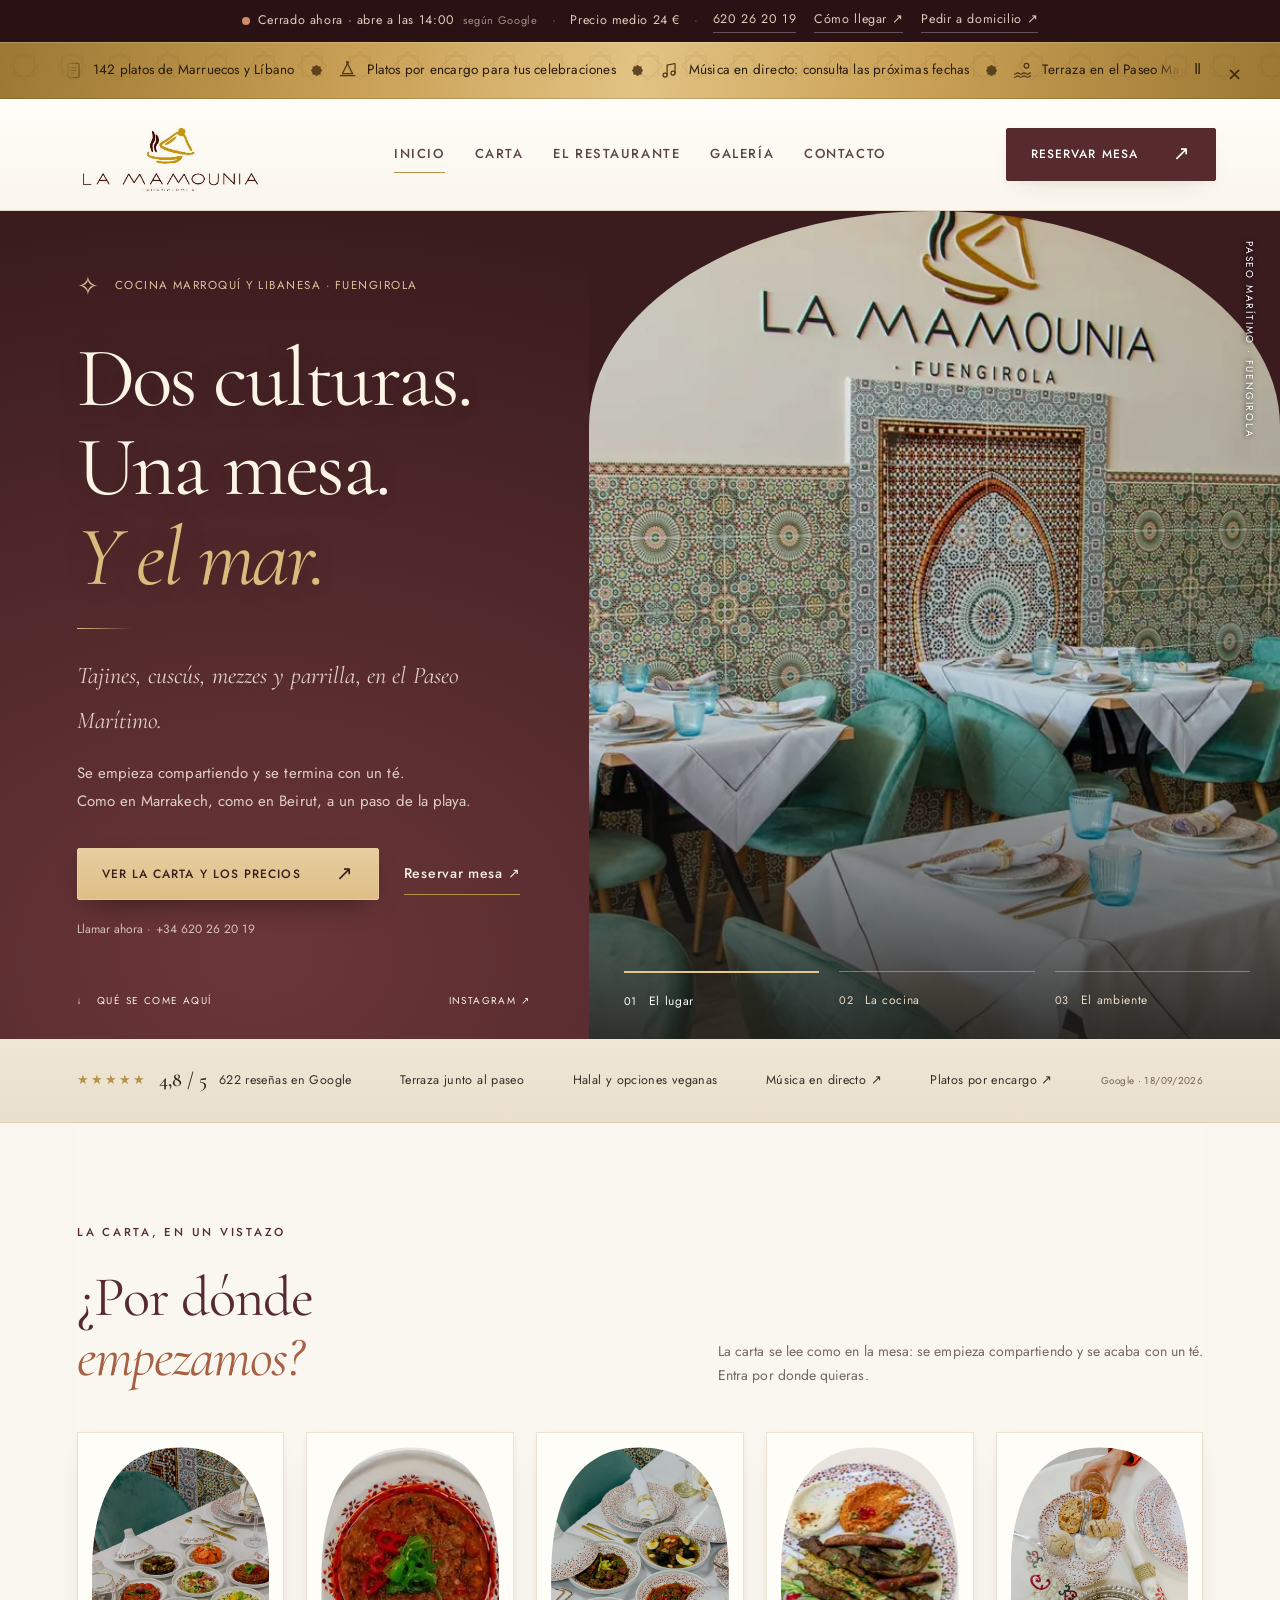
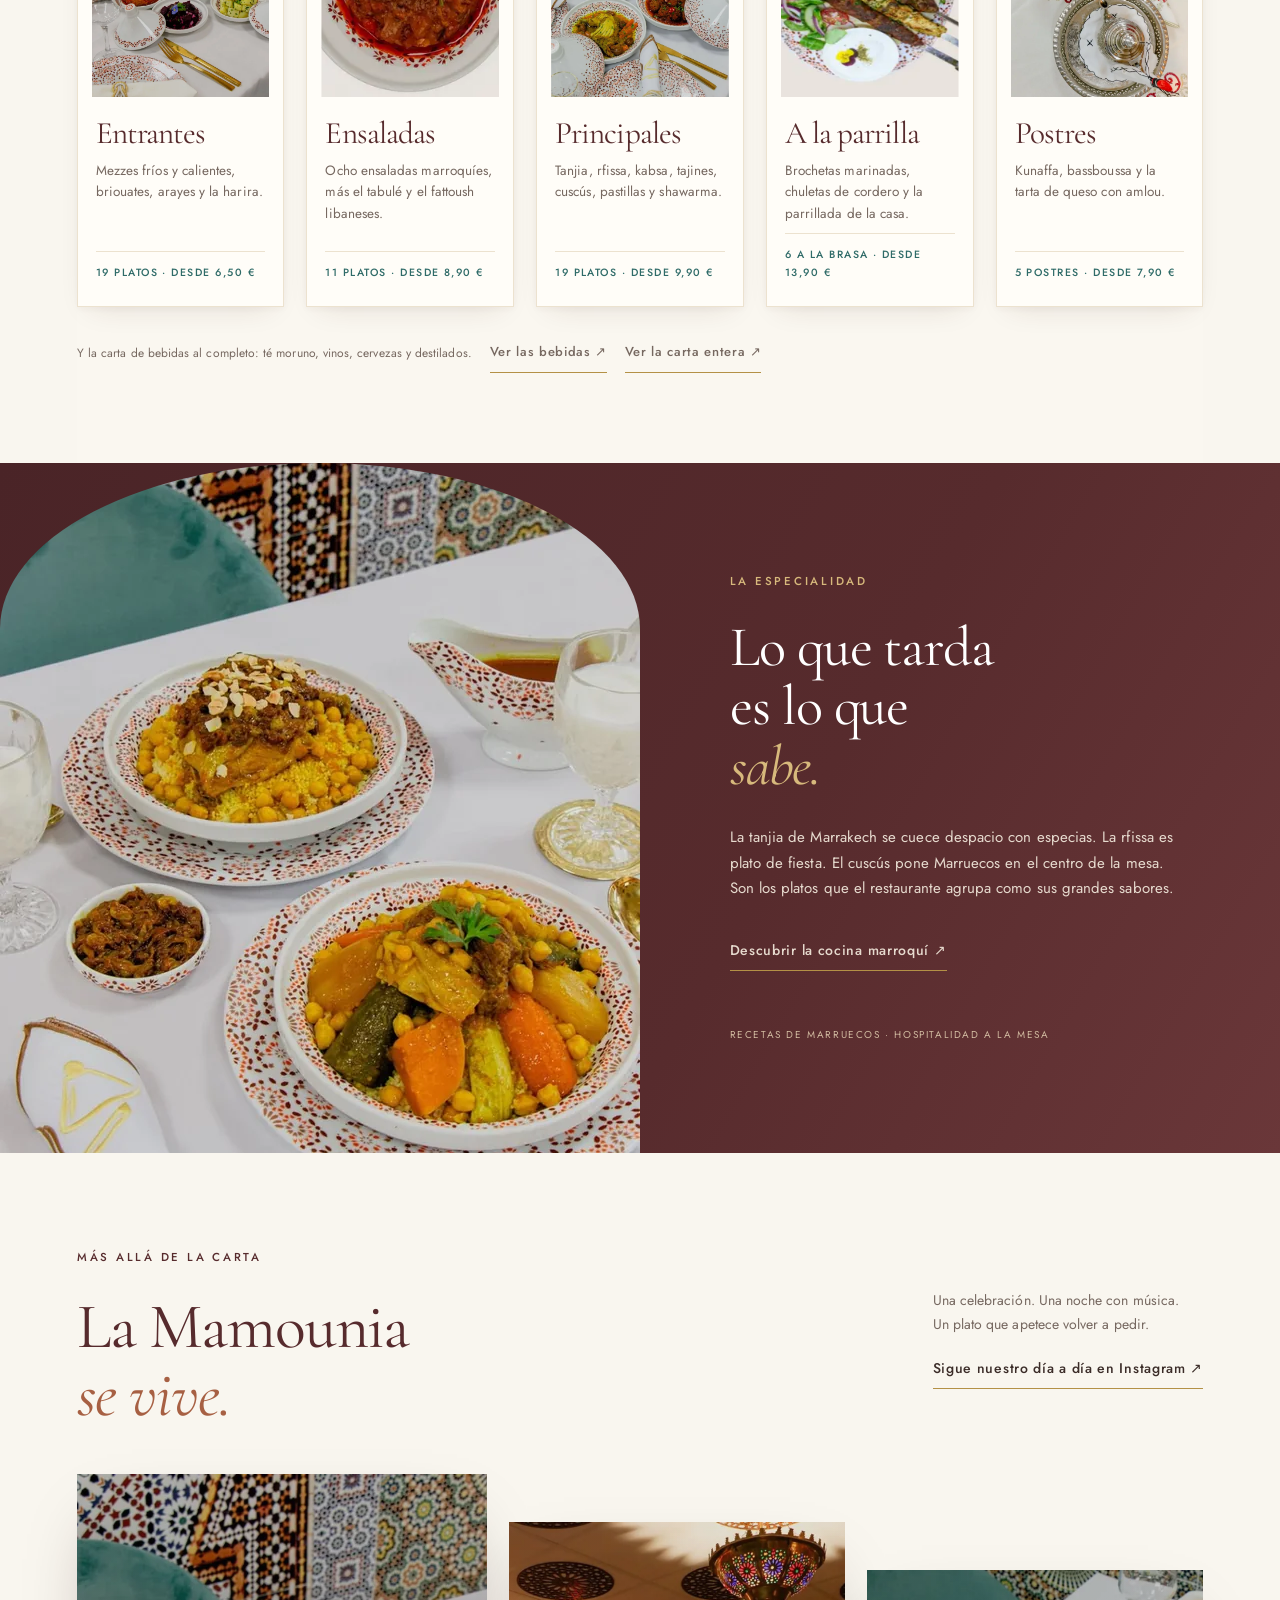
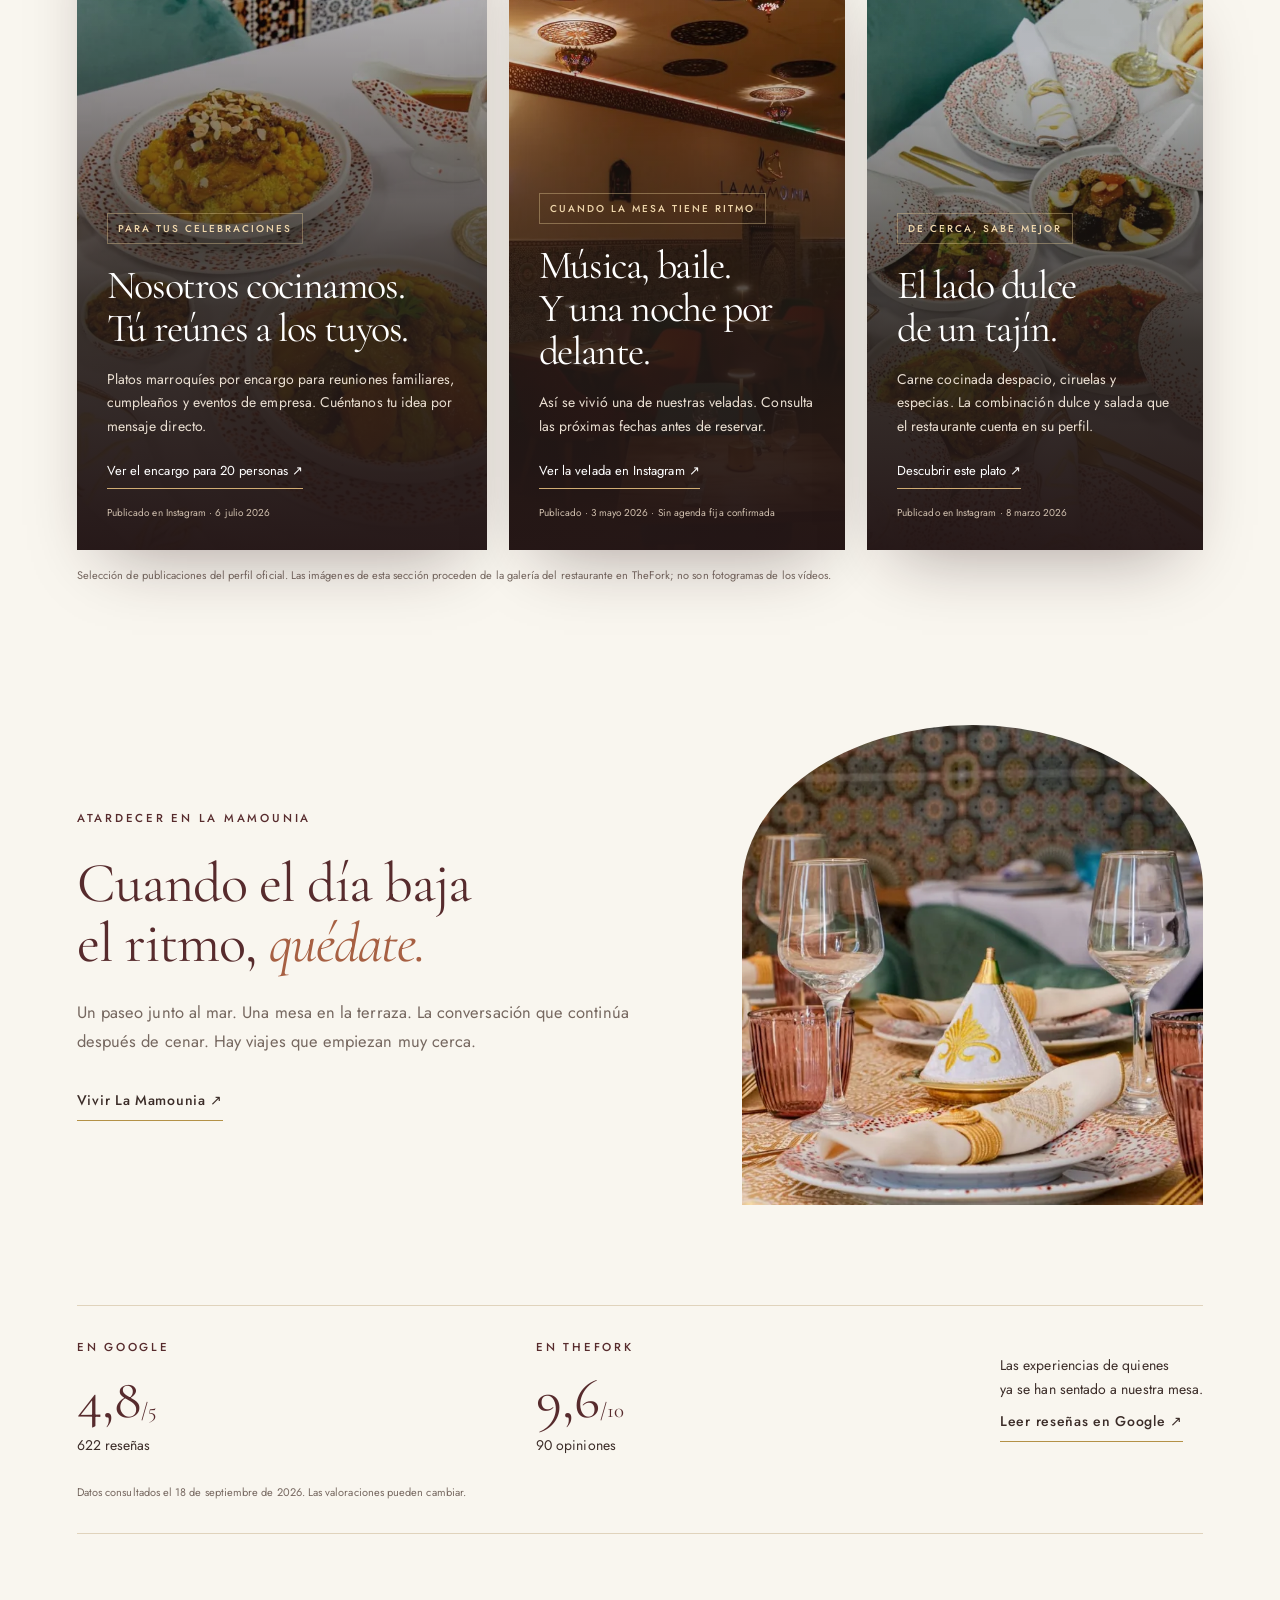
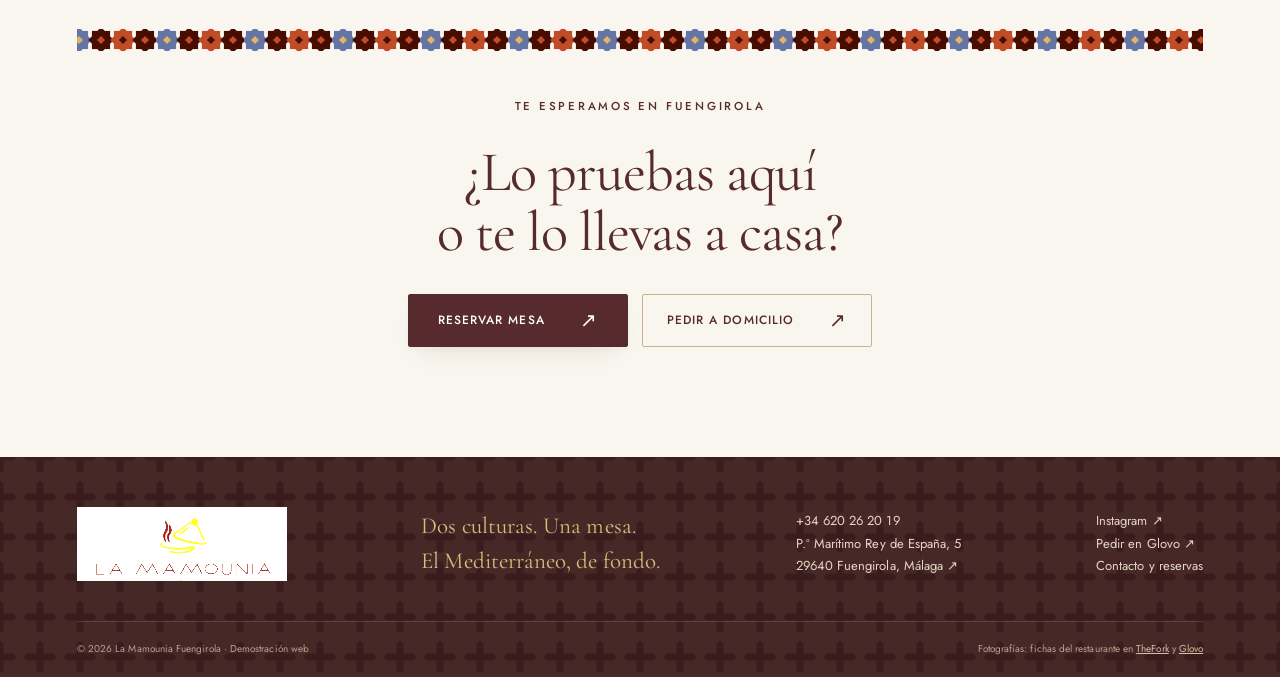
<file: index.html>
<!DOCTYPE html>
<html lang="es">
<head>
<meta charset="utf-8">
<meta name="viewport" content="width=device-width, initial-scale=1">
<title>La Mamounia Fuengirola | Restaurante marroquí y libanés en el Paseo Marítimo</title>
<meta name="description" content="Cocina marroquí y libanesa junto al mar de Fuengirola. Tajines, cuscús, mezzes y parrilla. Carta con precios, terraza y reservas por teléfono o WhatsApp.">
<meta property="og:title" content="La Mamounia Fuengirola | Marroquí y libanés junto al mar">
<meta property="og:description" content="Tajines, cuscús, mezzes y parrilla en el Paseo Marítimo de Fuengirola. 4,8 en Google.">
<meta property="og:type" content="website">
<meta property="og:locale" content="es_ES">
<meta property="og:image" content="assets/images/interior.jpg">
<meta name="theme-color" content="#562b2b">
<link rel="icon" href="logo.jpg">
<link rel="stylesheet" href="css/styles.css?v=carta-7"><link rel="stylesheet" href="css/theme.css?v=tema-14">
<script type="application/ld+json">{"@context":"https://schema.org","@type":"Restaurant","name":"La Mamounia Fuengirola","image":"assets/images/interior.jpg","telephone":"+34620262019","priceRange":"€€","address":{"@type":"PostalAddress","streetAddress":"Paseo Marítimo Rey de España, 5","addressLocality":"Fuengirola","postalCode":"29640","addressRegion":"Málaga","addressCountry":"ES"},"servesCuisine":["Marroquí","Libanesa","Oriente Medio"],"hasMenu":"carta.html","aggregateRating":{"@type":"AggregateRating","ratingValue":"4.8","reviewCount":"622","bestRating":"5"},"openingHoursSpecification":[{"@type":"OpeningHoursSpecification","dayOfWeek":["Monday","Wednesday","Thursday","Friday","Saturday","Sunday"],"opens":"14:00","closes":"01:00"}],"sameAs":["https://www.instagram.com/lamamouniafuengirola/","https://www.thefork.es/restaurante/la-mamounia-fuengirola-r844690","https://glovoapp.com/es/es/fuengirola/stores/la-mamounia-fuengirola"]}</script>
<script src="js/script.js?v=ticker-1" defer></script>
</head>
<body class="page-index">
<a class="skip" href="#contenido">Saltar al contenido</a>

<div class="utility-bar">
  <span class="utility-status" id="open-status">P.º Marítimo Rey de España, 5 · Fuengirola</span>
  <span class="utility-sep" aria-hidden="true">·</span>
  <span>Precio medio 24 €</span>
  <span class="utility-sep" aria-hidden="true">·</span>
  <a href="tel:+34620262019">620 26 20 19</a>
  <a class="utility-link" href="https://www.google.com/maps/search/?api=1&query=La+Mamounia+Fuengirola+Paseo+Maritimo+Rey+de+Espana+5" target="_blank" rel="noopener">Cómo llegar ↗</a>
  <a class="utility-link" href="https://glovoapp.com/es/es/fuengirola/stores/la-mamounia-fuengirola" target="_blank" rel="noopener">Pedir a domicilio ↗</a>
</div>

<aside class="announcement" aria-label="Avisos de La Mamounia"><a class="ticker-item" href="carta.html"><span>142 platos de Marruecos y Líbano · Descubre la carta ↗</span></a></aside>

<header>
  <a class="brand" href="index.html" aria-label="La Mamounia, inicio"><span class="logo"><img src="logo.jpg" alt="La Mamounia Fuengirola" width="715" height="715"></span></a>
  <button class="menu-toggle" aria-expanded="false" aria-controls="navigation">Menú <span>☰</span></button>
  <nav id="navigation" aria-label="Navegación principal">
    <a href="index.html" aria-current="page">Inicio</a>
    <a href="carta.html">Carta</a>
    <a href="experiencia.html">El restaurante</a>
    <a href="galeria.html">Galería</a>
    <a href="contacto.html">Contacto</a>
  </nav>
  <a class="button header-book" href="contacto.html#reservar">Reservar mesa <span>↗</span></a>
</header>

<main id="contenido">

<section class="hero hero-vivid">
  <div class="hero-copy">
    <p class="eyebrow"><span class="little-star" aria-hidden="true">✧</span> COCINA MARROQUÍ Y LIBANESA · FUENGIROLA</p>
    <h1>Dos culturas.<br>Una mesa.<br><em>Y el mar.</em></h1>
    <div class="gold-line"></div>
    <p class="hero-kicker">Tajines, cuscús, mezzes y parrilla, en el Paseo Marítimo.</p>
    <p>Se empieza compartiendo y se termina con un té.<br class="desktop"> Como en Marrakech, como en Beirut, a un paso de la playa.</p>
    <div class="hero-actions">
      <a class="button" href="carta.html">Ver la carta y los precios <span>↗</span></a>
      <a class="text-link" href="contacto.html#reservar">Reservar mesa ↗</a>
    </div>
    <a class="hero-call" href="tel:+34620262019">Llamar ahora · +34 620 26 20 19</a>
    <div class="hero-bottom">
      <a href="#que-comer">↓ <span>QUÉ SE COME AQUÍ</span></a>
      <a href="https://www.instagram.com/lamamouniafuengirola/" target="_blank" rel="noopener">INSTAGRAM ↗</a>
    </div>
  </div>
  <div class="hero-visual">
    <img srcset="assets/images/interior-640.webp 640w" sizes="(max-width:560px) 100vw, 54vw" class="hero-image" src="assets/images/interior-640.webp" alt="Mosaicos, arco decorativo y sillas turquesa de La Mamounia" fetchpriority="high" width="1000" height="1300">
    <div class="hero-scenes" aria-label="Descubre el restaurante en imágenes">
      <button type="button" data-scene="interior" aria-pressed="true">01 <span>El lugar</span></button>
      <button type="button" data-scene="tajines" aria-pressed="false">02 <span>La cocina</span></button>
      <button type="button" data-scene="sala" aria-pressed="false">03 <span>El ambiente</span></button>
    </div>
    <span class="vertical-note">PASEO MARÍTIMO · FUENGIROLA</span>
  </div>
</section>

<div class="discovery-bar">
  <a href="https://share.google/9EEaPiWaH3FW9OBkY" target="_blank" rel="noopener">
    <span class="stars" aria-hidden="true">★★★★★</span><strong>4,8 / 5</strong><span>622 reseñas en Google</span>
  </a>
  <span>Terraza junto al paseo</span>
  <span>Halal y opciones veganas</span>
  <a href="#actualidad">Música en directo ↗</a>
  <a href="#encargos">Platos por encargo ↗</a>
  <small>Google · 18/09/2026</small>
</div>

<!-- Orientación: qué se come aquí, en un vistazo -->
<section id="que-comer" class="wrap tastes">
  <div class="section-heading">
    <div>
      <p class="eyebrow">LA CARTA, EN UN VISTAZO</p>
      <h2>¿Por dónde<br><em>empezamos?</em></h2>
    </div>
    <p>La carta se lee como en la mesa: se empieza compartiendo y se acaba con un té.<br>Entra por donde quieras.</p>
  </div>
  <div class="taste-grid">
    <a class="taste" href="carta.html#entrantes">
      <img srcset="assets/images/mezze-640.webp 640w" sizes="(max-width:560px) 50vw, 20vw" src="assets/images/mezze-640.webp" alt="Mezzes y ensaladas para compartir" loading="lazy" width="1000" height="1300">
      <div>
        <h3>Entrantes</h3>
        <p>Mezzes fríos y calientes, briouates, arayes y la harira.</p>
        <span class="taste-from">19 platos · desde 6,50 €</span>
      </div>
    </a>
    <a class="taste" href="carta.html#ensaladas">
      <img src="assets/images/platos/zaalouk.webp" alt="Zaalouk, ensalada marroquí de berenjena y tomate" loading="lazy" width="320" height="320">
      <div>
        <h3>Ensaladas</h3>
        <p>Ocho ensaladas marroquíes, más el tabulé y el fattoush libaneses.</p>
        <span class="taste-from">11 platos · desde 8,90 €</span>
      </div>
    </a>
    <a class="taste" href="carta.html#principales">
      <img srcset="assets/images/tajines-640.webp 640w, assets/images/tajines-1024.webp 1024w" sizes="(max-width:560px) 100vw, 33vw" src="assets/images/tajines-1024.webp" alt="Tajines servidos en La Mamounia" loading="lazy" width="1000" height="1300">
      <div>
        <h3>Principales</h3>
        <p>Tanjia, rfissa, kabsa, tajines, cuscús, pastillas y shawarma.</p>
        <span class="taste-from">19 platos · desde 9,90 €</span>
      </div>
    </a>
    <a class="taste" href="carta.html#parrilla">
      <img src="assets/images/platos/parrilla.webp" alt="Parrillada mixta de La Mamounia" loading="lazy" width="320" height="320">
      <div>
        <h3>A la parrilla</h3>
        <p>Brochetas marinadas, chuletas de cordero y la parrillada de la casa.</p>
        <span class="taste-from">6 a la brasa · desde 13,90 €</span>
      </div>
    </a>
    <a class="taste" href="carta.html#postres">
      <img srcset="assets/images/dulces-640.webp 640w" sizes="(max-width:560px) 50vw, 20vw" src="assets/images/dulces-640.webp" alt="Dulces marroquíes de La Mamounia" loading="lazy" width="1000" height="1300">
      <div>
        <h3>Postres</h3>
        <p>Kunaffa, bassboussa y la tarta de queso con amlou.</p>
        <span class="taste-from">5 postres · desde 7,90 €</span>
      </div>
    </a>
  </div>
  <p class="taste-note">Y la carta de bebidas al completo: té moruno, vinos, cervezas y destilados. <a class="text-link" href="carta.html#bebidas">Ver las bebidas ↗</a> <a class="text-link" href="carta.html">Ver la carta entera ↗</a></p>
</section>

<section class="feature">
  <div class="feature-photo"><img srcset="assets/images/cuscus-640.webp 640w, assets/images/cuscus-1024.webp 1024w" sizes="(max-width:560px) 100vw, 50vw" src="assets/images/cuscus-1024.webp" alt="Cuscús presentado con verduras en La Mamounia" loading="lazy" width="1000" height="1300"></div>
  <div class="feature-copy">
    <p class="eyebrow">LA ESPECIALIDAD</p>
    <h2>Lo que tarda<br>es lo que<br><em>sabe.</em></h2>
    <p>La tanjia de Marrakech se cuece despacio con especias. La rfissa es plato de fiesta. El cuscús pone Marruecos en el centro de la mesa. Son los platos que el restaurante agrupa como sus grandes sabores.</p>
    <a class="text-link" href="carta.html?recorrido=marruecos">Descubrir la cocina marroquí ↗</a>
    <span class="feature-foot">RECETAS DE MARRUECOS · HOSPITALIDAD A LA MESA</span>
  </div>
</section>

<section id="actualidad" class="happenings wrap">
  <div class="section-heading">
    <div>
      <p class="eyebrow">MÁS ALLÁ DE LA CARTA</p>
      <h2>La Mamounia<br><em>se vive.</em></h2>
    </div>
    <div>
      <p>Una celebración. Una noche con música.<br>Un plato que apetece volver a pedir.</p>
      <a class="text-link" href="https://www.instagram.com/lamamouniafuengirola/" target="_blank" rel="noopener">Sigue nuestro día a día en Instagram ↗</a>
    </div>
  </div>
  <div class="stories-grid">
    <article id="encargos" class="story-card story-large">
      <img srcset="assets/images/cuscus-640.webp 640w, assets/images/cuscus-1024.webp 1024w" sizes="(max-width:560px) 100vw, 50vw" src="assets/images/cuscus-1024.webp" alt="Cuscús presentado en La Mamounia" width="1000" height="1300" loading="lazy">
      <div class="story-content">
        <span class="story-label">PARA TUS CELEBRACIONES</span>
        <h3>Nosotros cocinamos.<br>Tú reúnes a los tuyos.</h3>
        <p>Platos marroquíes por encargo para reuniones familiares, cumpleaños y eventos de empresa. Cuéntanos tu idea por mensaje directo.</p>
        <a href="https://www.instagram.com/lamamouniafuengirola/reel/DadTxHWMIbi/" target="_blank" rel="noopener">Ver el encargo para 20 personas ↗</a>
        <small>Publicado en Instagram · 6 julio 2026</small>
      </div>
    </article>
    <article class="story-card">
      <img srcset="assets/images/sala-640.webp 640w" sizes="(max-width:560px) 100vw, 33vw" src="assets/images/sala-640.webp" alt="Lámparas y ambiente del salón de La Mamounia" width="1000" height="1300" loading="lazy">
      <div class="story-content">
        <span class="story-label">CUANDO LA MESA TIENE RITMO</span>
        <h3>Música, baile.<br>Y una noche por delante.</h3>
        <p>Así se vivió una de nuestras veladas. Consulta las próximas fechas antes de reservar.</p>
        <a href="https://www.instagram.com/lamamouniafuengirola/reel/DX4XEaaMGOY/" target="_blank" rel="noopener">Ver la velada en Instagram ↗</a>
        <small>Publicado · 3 mayo 2026 · Sin agenda fija confirmada</small>
      </div>
    </article>
    <article class="story-card story-food">
      <img srcset="assets/images/tajines-640.webp 640w, assets/images/tajines-1024.webp 1024w" sizes="(max-width:560px) 100vw, 33vw" src="assets/images/tajines-1024.webp" alt="Selección de tajines del restaurante" width="1000" height="1300" loading="lazy">
      <div class="story-content">
        <span class="story-label">DE CERCA, SABE MEJOR</span>
        <h3>El lado dulce<br>de un tajín.</h3>
        <p>Carne cocinada despacio, ciruelas y especias. La combinación dulce y salada que el restaurante cuenta en su perfil.</p>
        <a href="https://www.instagram.com/lamamouniafuengirola/reel/DVoyq6pjtHe/" target="_blank" rel="noopener">Descubrir este plato ↗</a>
        <small>Publicado en Instagram · 8 marzo 2026</small>
      </div>
    </article>
  </div>
  <p class="story-source">Selección de publicaciones del perfil oficial. Las imágenes de esta sección proceden de la galería del restaurante en TheFork; no son fotogramas de los vídeos.</p>
</section>

<section class="sunset wrap">
  <div>
    <p class="eyebrow">ATARDECER EN LA MAMOUNIA</p>
    <h2>Cuando el día baja<br>el ritmo, <em>quédate.</em></h2>
    <p>Un paseo junto al mar. Una mesa en la terraza. La conversación que continúa después de cenar. Hay viajes que empiezan muy cerca.</p>
    <a class="text-link" href="experiencia.html">Vivir La Mamounia ↗</a>
  </div>
  <img srcset="assets/images/mesa-640.webp 640w" sizes="(max-width:560px) 100vw, 40vw" src="assets/images/mesa-640.webp" alt="Vajilla con motivos geométricos y una mesa preparada" loading="lazy" width="1000" height="1300">
</section>

<section class="review-strip wrap">
  <div><span class="eyebrow">EN GOOGLE</span><strong>4,8<span>/5</span></strong><p>622 reseñas</p></div>
  <div><span class="eyebrow">EN THEFORK</span><strong>9,6<span>/10</span></strong><p>90 opiniones</p></div>
  <div>
    <p>Las experiencias de quienes<br>ya se han sentado a nuestra mesa.</p>
    <a class="text-link" href="https://share.google/9EEaPiWaH3FW9OBkY" target="_blank" rel="noopener">Leer reseñas en Google ↗</a>
  </div>
  <small>Datos consultados el 18 de septiembre de 2026. Las valoraciones pueden cambiar.</small>
</section>

<section class="closing wrap">
  <p class="eyebrow">TE ESPERAMOS EN FUENGIROLA</p>
  <h2>¿Lo pruebas aquí<br>o te lo llevas a casa?</h2>
  <div class="closing-actions">
    <a class="button" href="contacto.html#reservar">Reservar mesa <span>↗</span></a>
    <a class="button outline" href="https://glovoapp.com/es/es/fuengirola/stores/la-mamounia-fuengirola" target="_blank" rel="noopener">Pedir a domicilio <span>↗</span></a>
  </div>
</section>

</main>

<footer>
  <div class="footer-main">
    <a class="brand" href="index.html"><span class="logo"><img src="logo.jpg" alt="La Mamounia Fuengirola" width="715" height="715"></span></a>
    <p>Dos culturas. Una mesa.<br>El Mediterráneo, de fondo.</p>
    <div>
      <a href="tel:+34620262019">+34 620 26 20 19</a><br>
      <a href="https://www.google.com/maps/search/?api=1&query=La+Mamounia+Fuengirola+Paseo+Maritimo+Rey+de+Espana+5" target="_blank" rel="noopener">P.º Marítimo Rey de España, 5<br>29640 Fuengirola, Málaga ↗</a>
    </div>
    <div>
      <a href="https://www.instagram.com/lamamouniafuengirola/" target="_blank" rel="noopener">Instagram ↗</a><br>
      <a href="https://glovoapp.com/es/es/fuengirola/stores/la-mamounia-fuengirola" target="_blank" rel="noopener">Pedir en Glovo ↗</a><br>
      <a href="contacto.html">Contacto y reservas</a>
    </div>
  </div>
  <div class="footer-bottom">
    <span>© 2026 La Mamounia Fuengirola · Demostración web</span>
    <span>Fotografías: fichas del restaurante en <a href="https://www.thefork.es/restaurante/la-mamounia-fuengirola-r844690" target="_blank" rel="noopener">TheFork</a> y <a href="https://glovoapp.com/es/es/fuengirola/stores/la-mamounia-fuengirola" target="_blank" rel="noopener">Glovo</a></span>
  </div>
</footer>

<div class="mobile-actions">
  <a href="tel:+34620262019">Llamar</a>
  <a href="https://wa.me/34620262019?text=Hola%2C%20me%20gustar%C3%ADa%20reservar%20una%20mesa%20en%20La%20Mamounia.%0A%0APersonas%3A%20%0AD%C3%ADa%3A%20%0AHora%3A%20%0ANombre%3A%20" target="_blank" rel="noopener">WhatsApp</a>
  <a href="contacto.html#reservar">Reservar ↗</a>
</div>
</body>
</html>
</file>
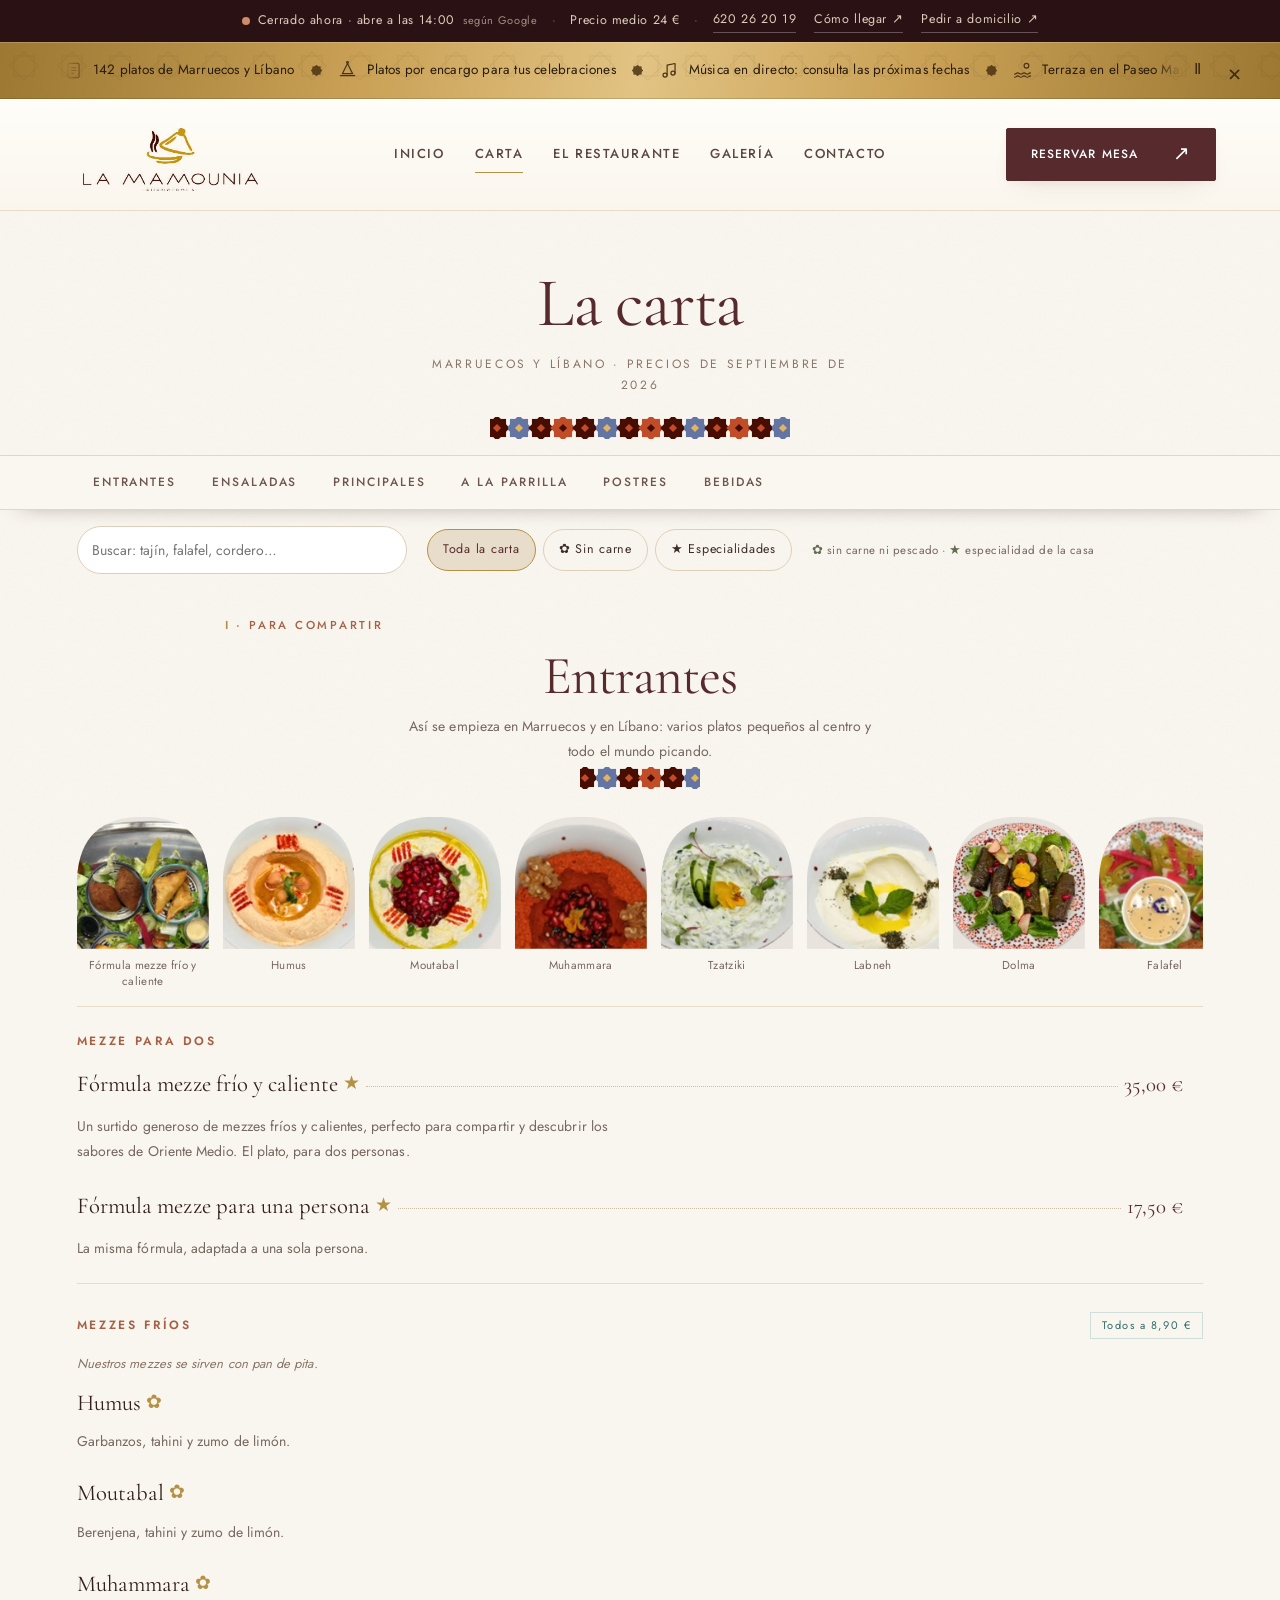
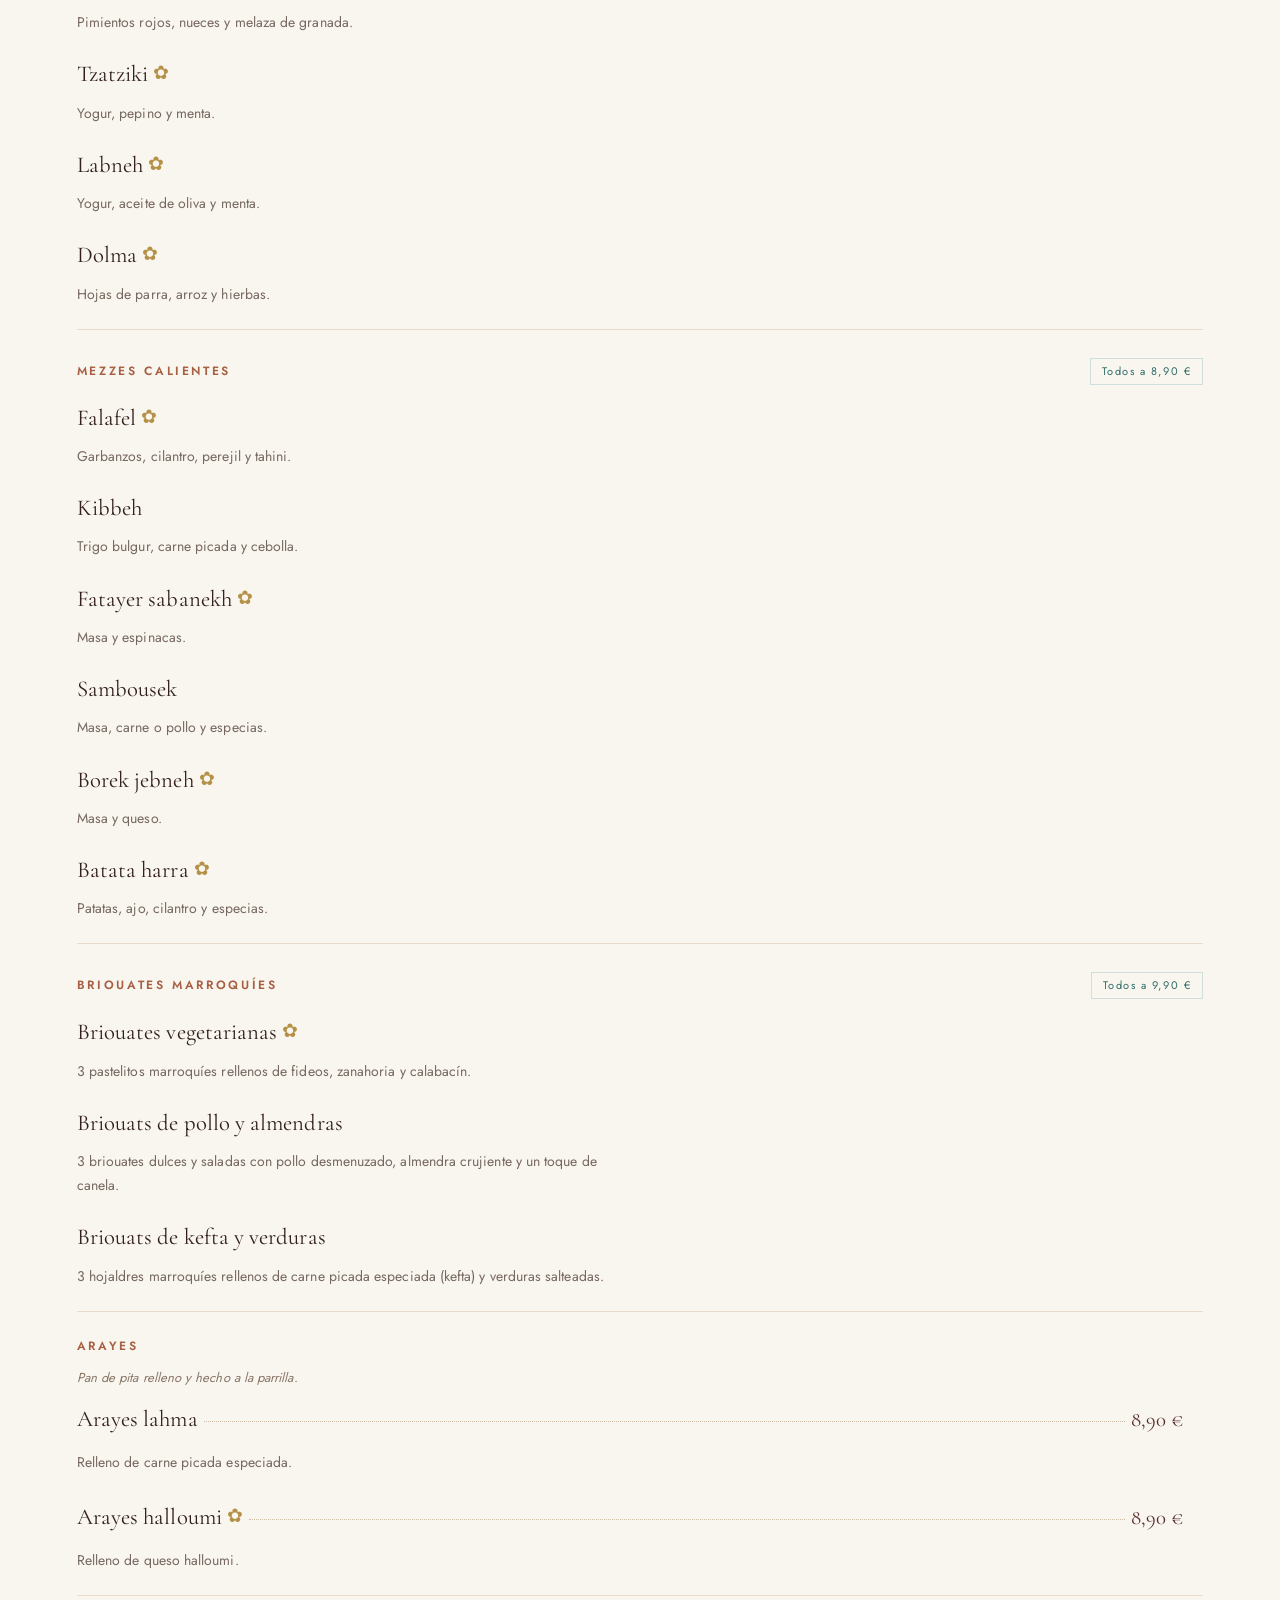
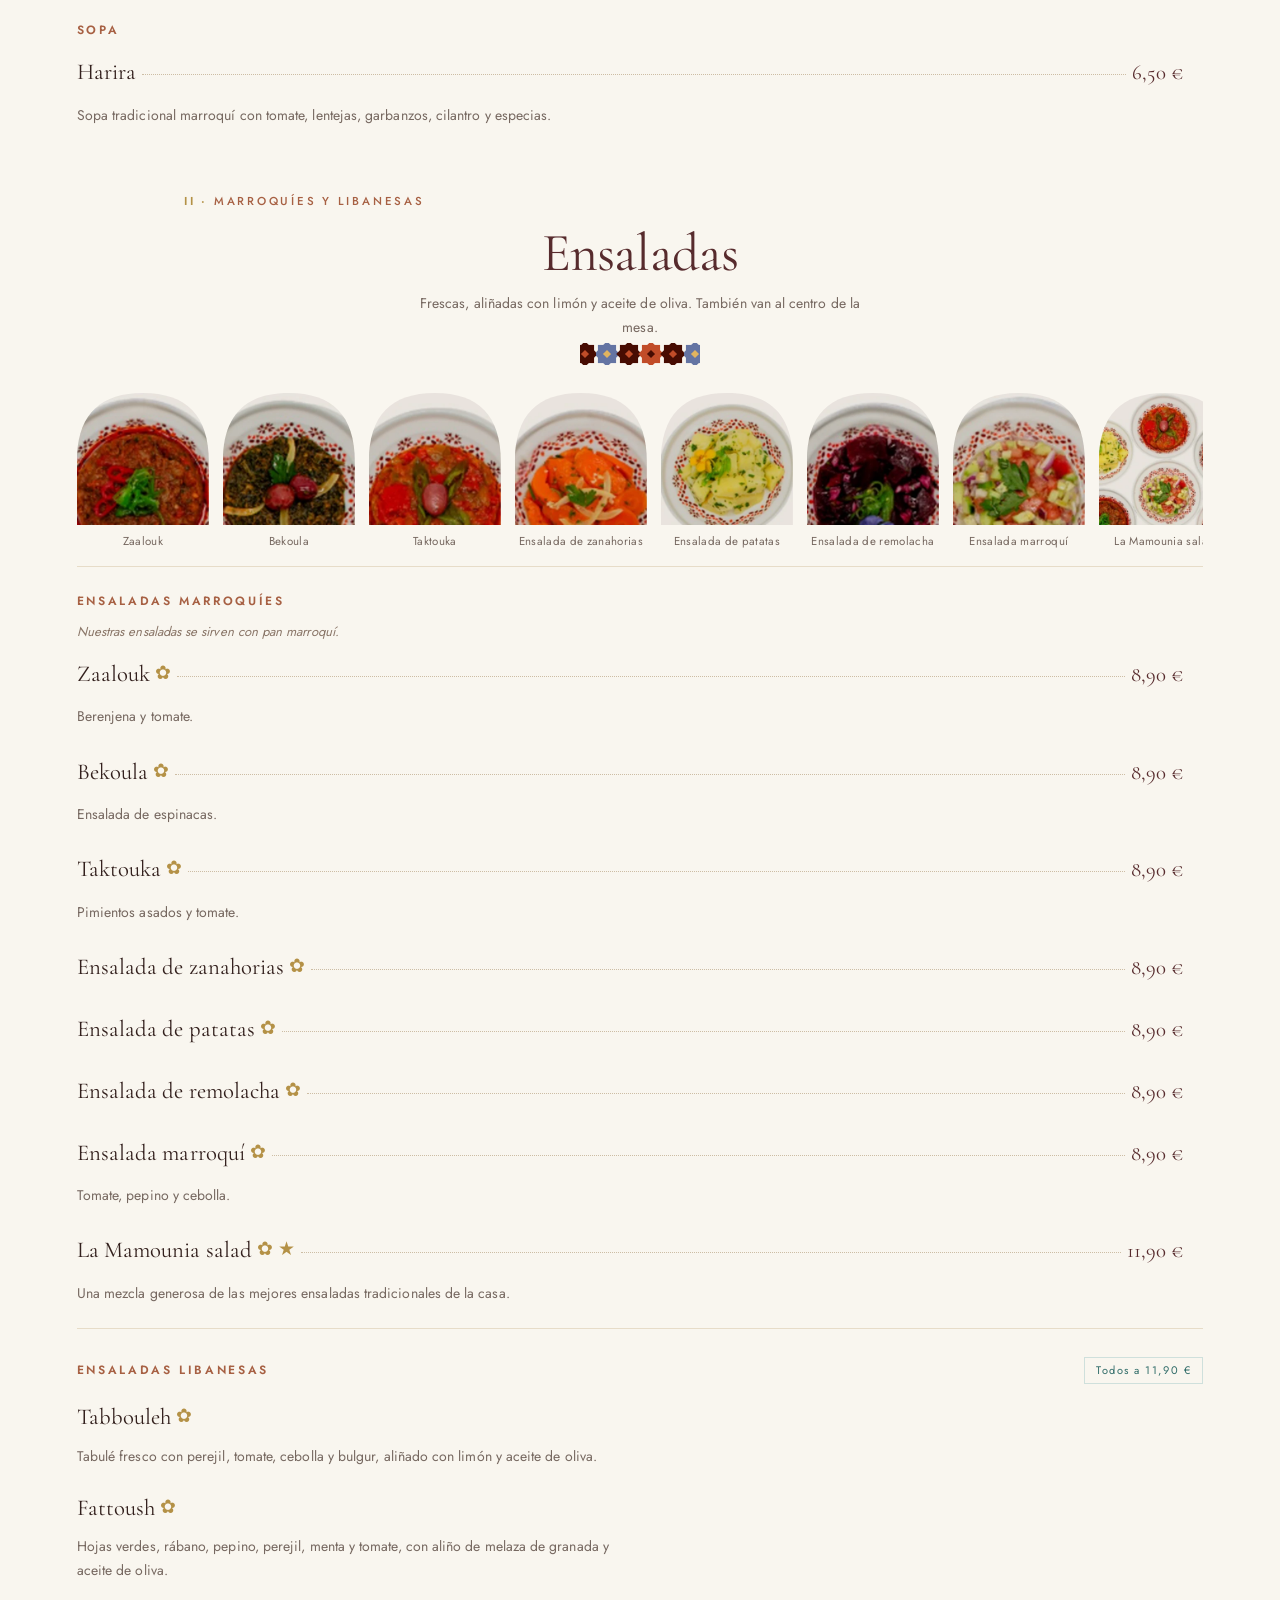
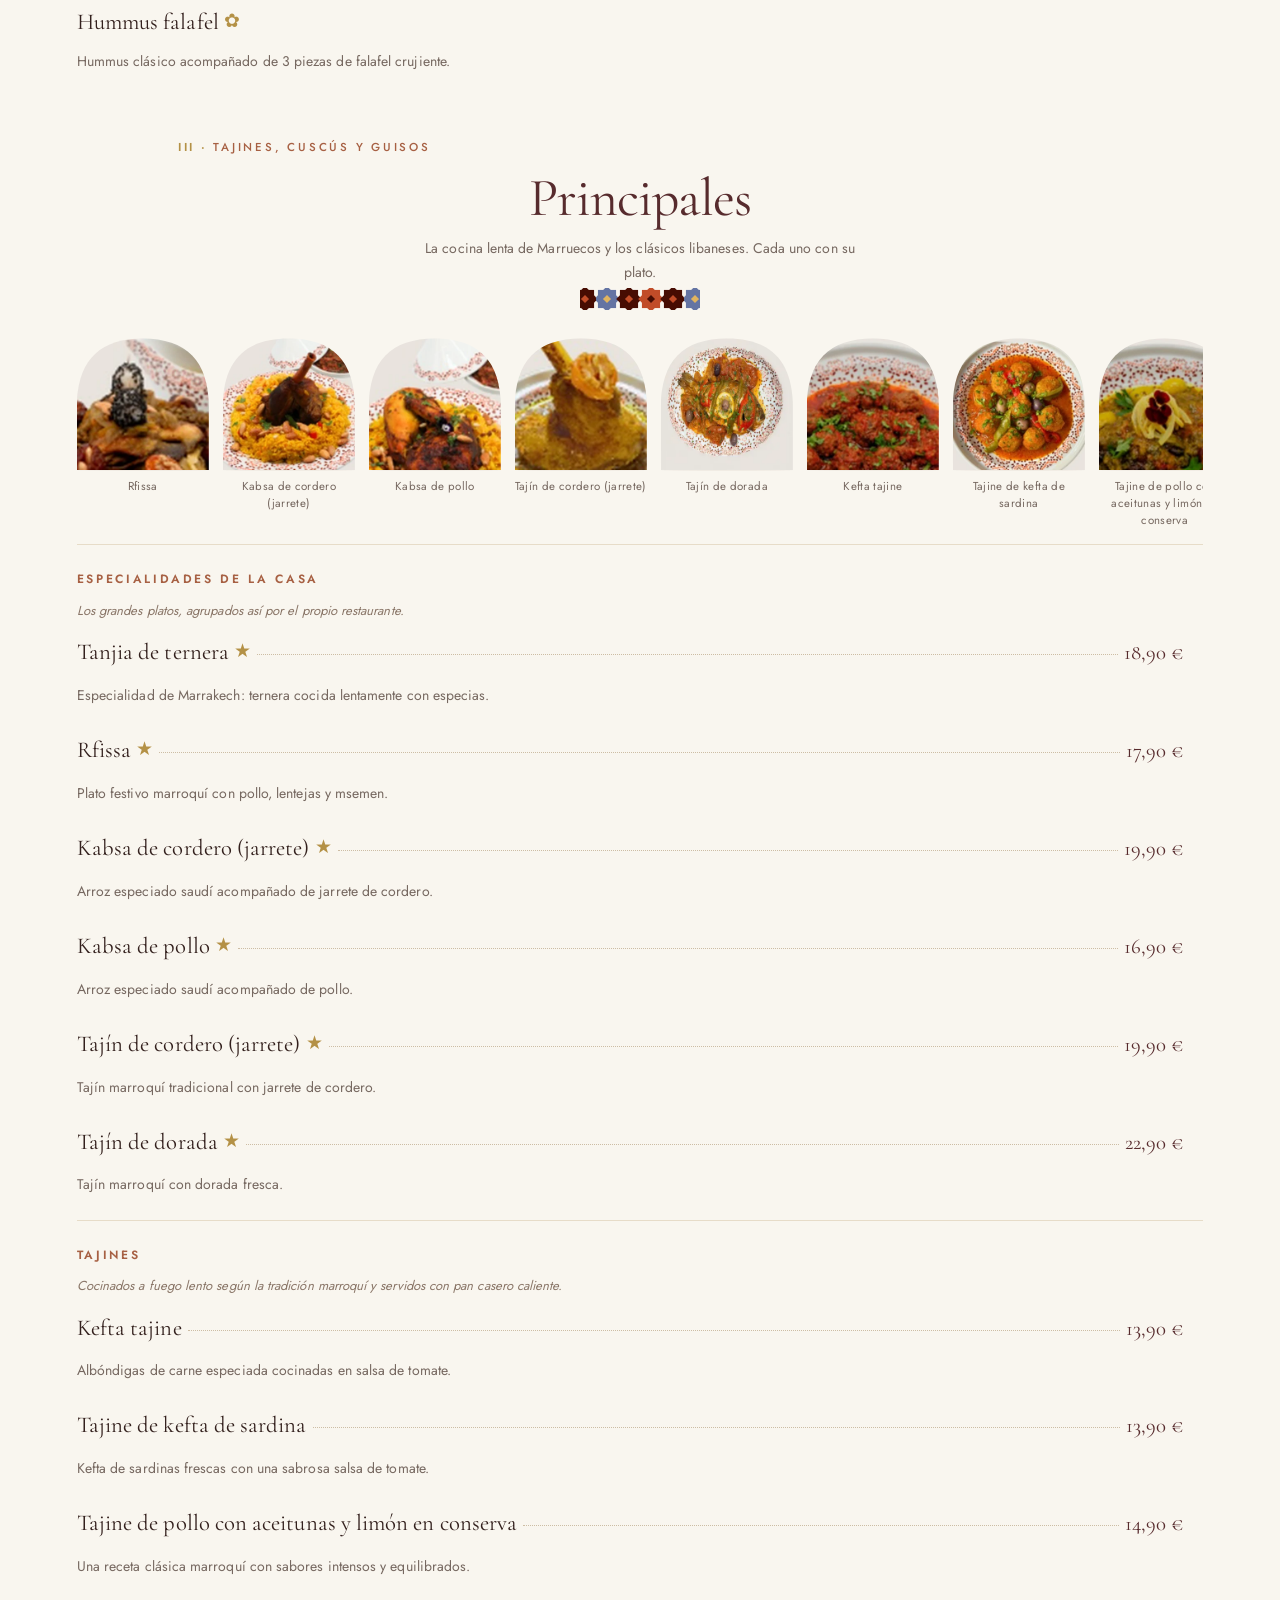
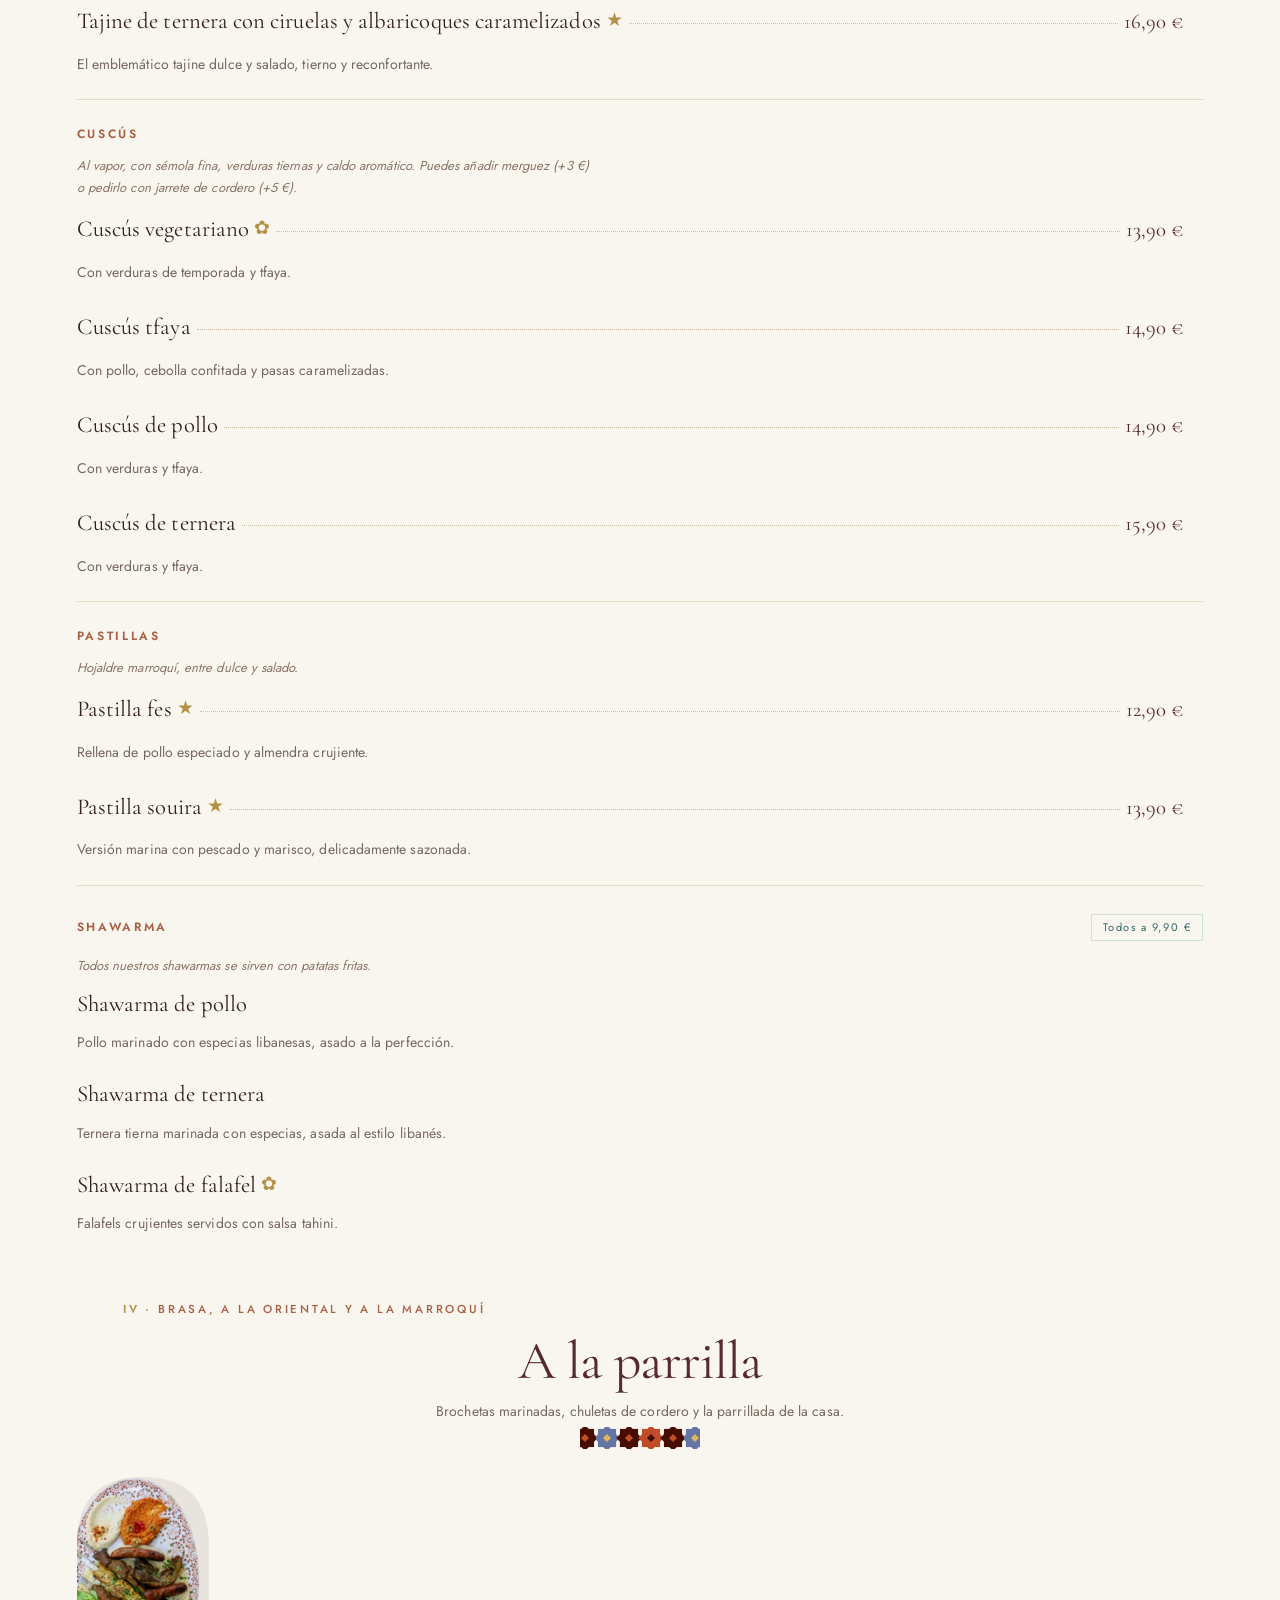
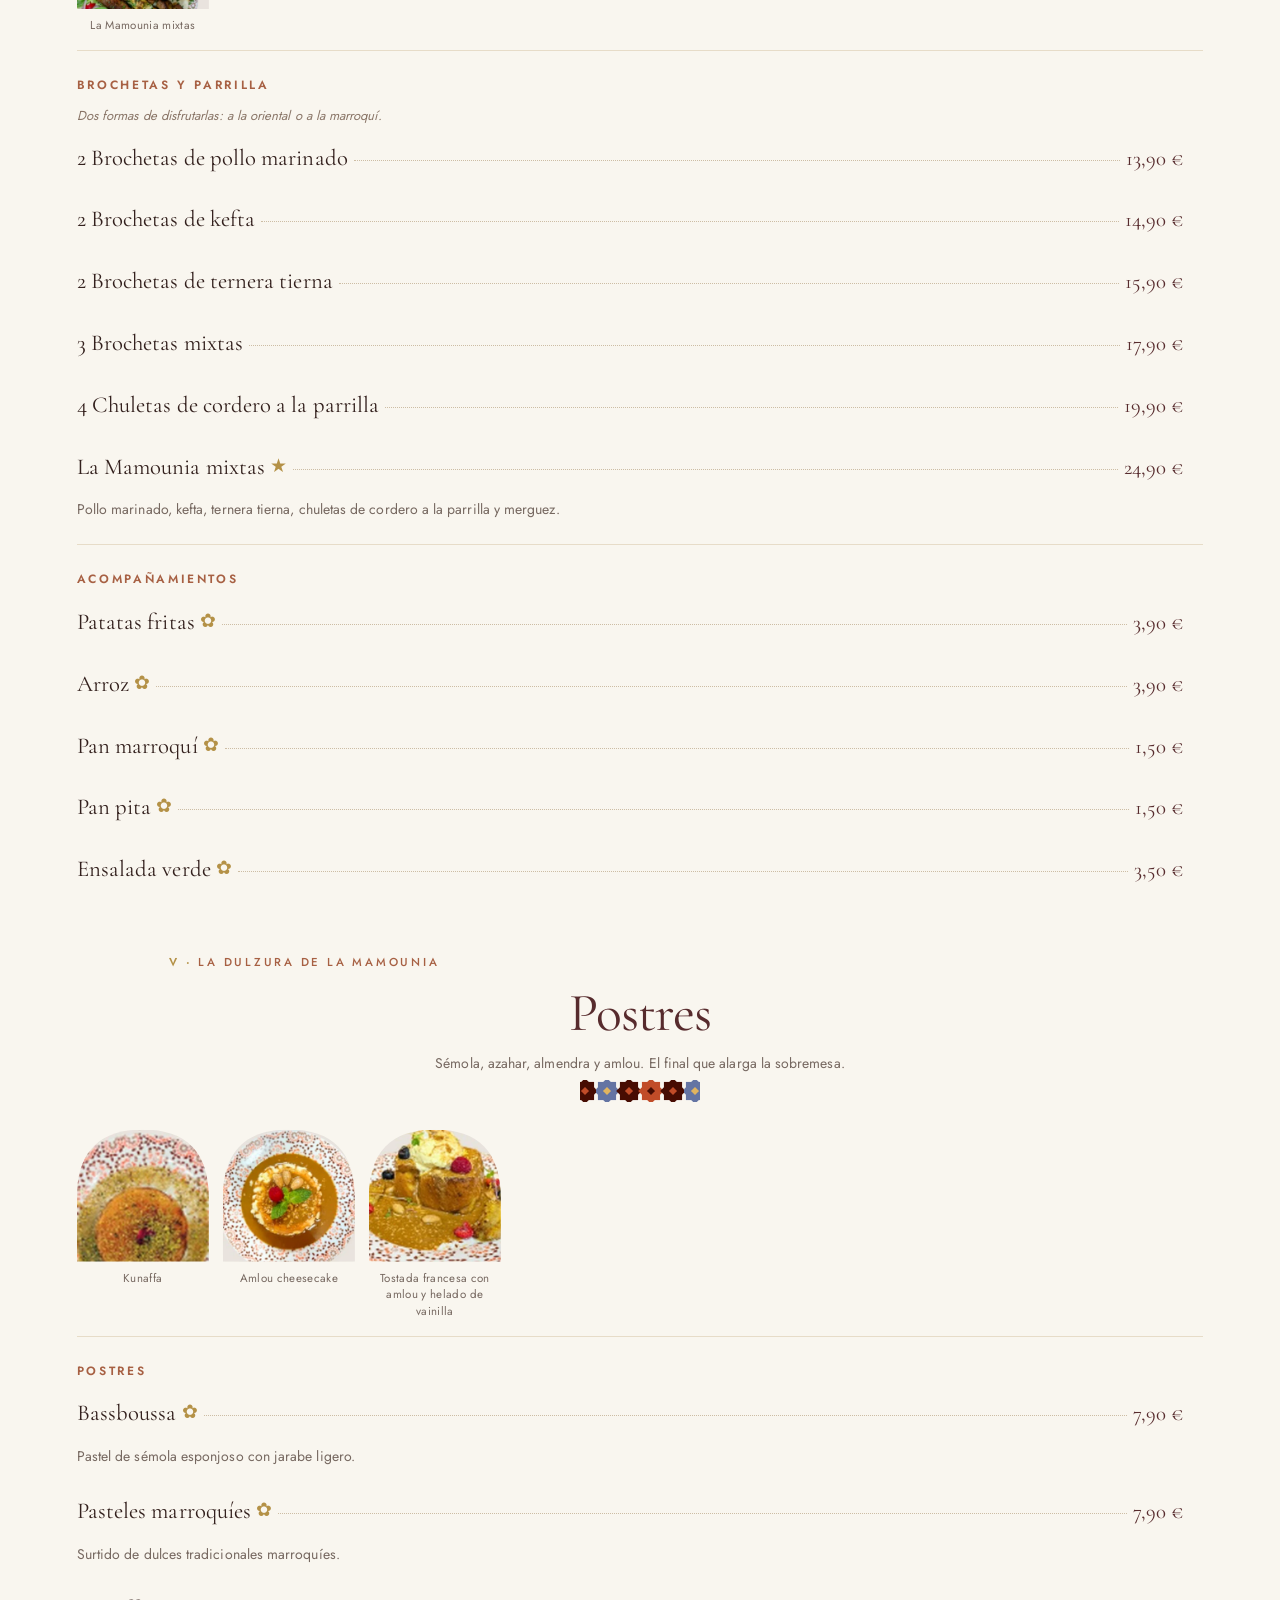
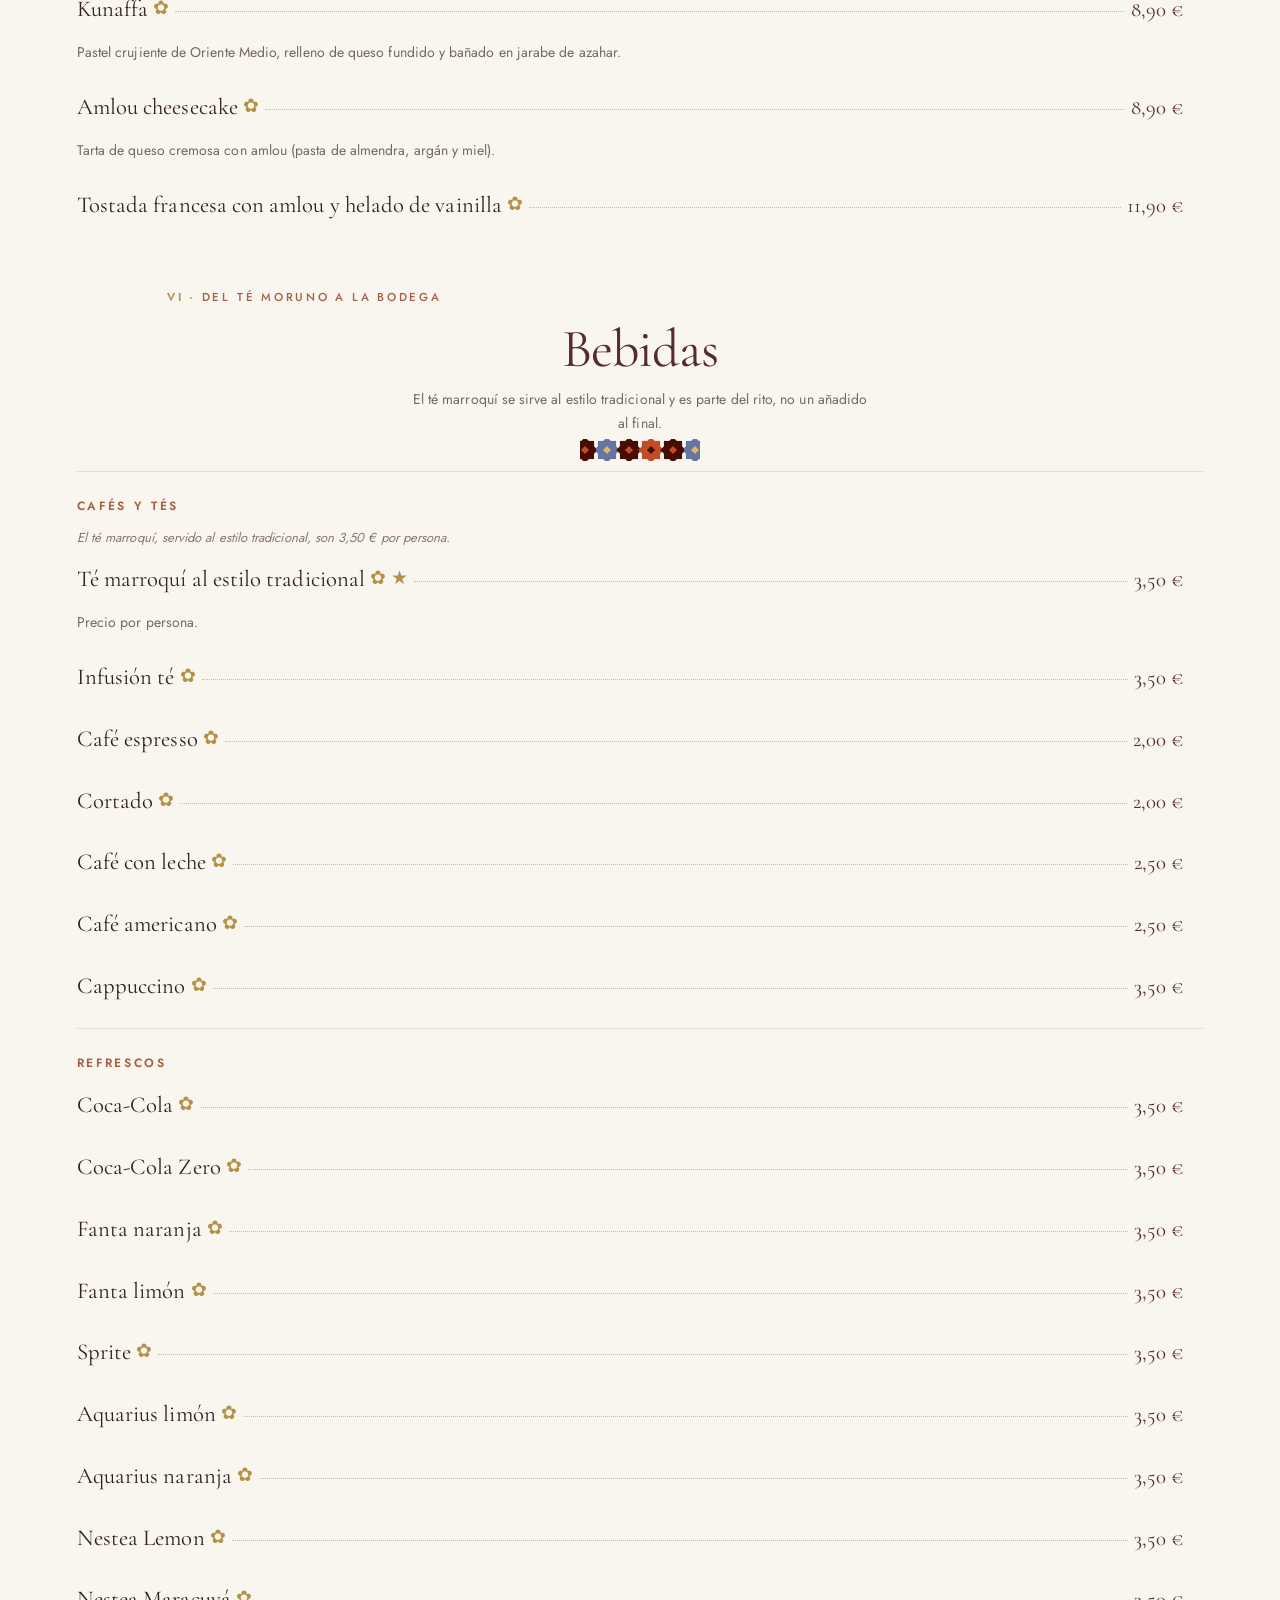
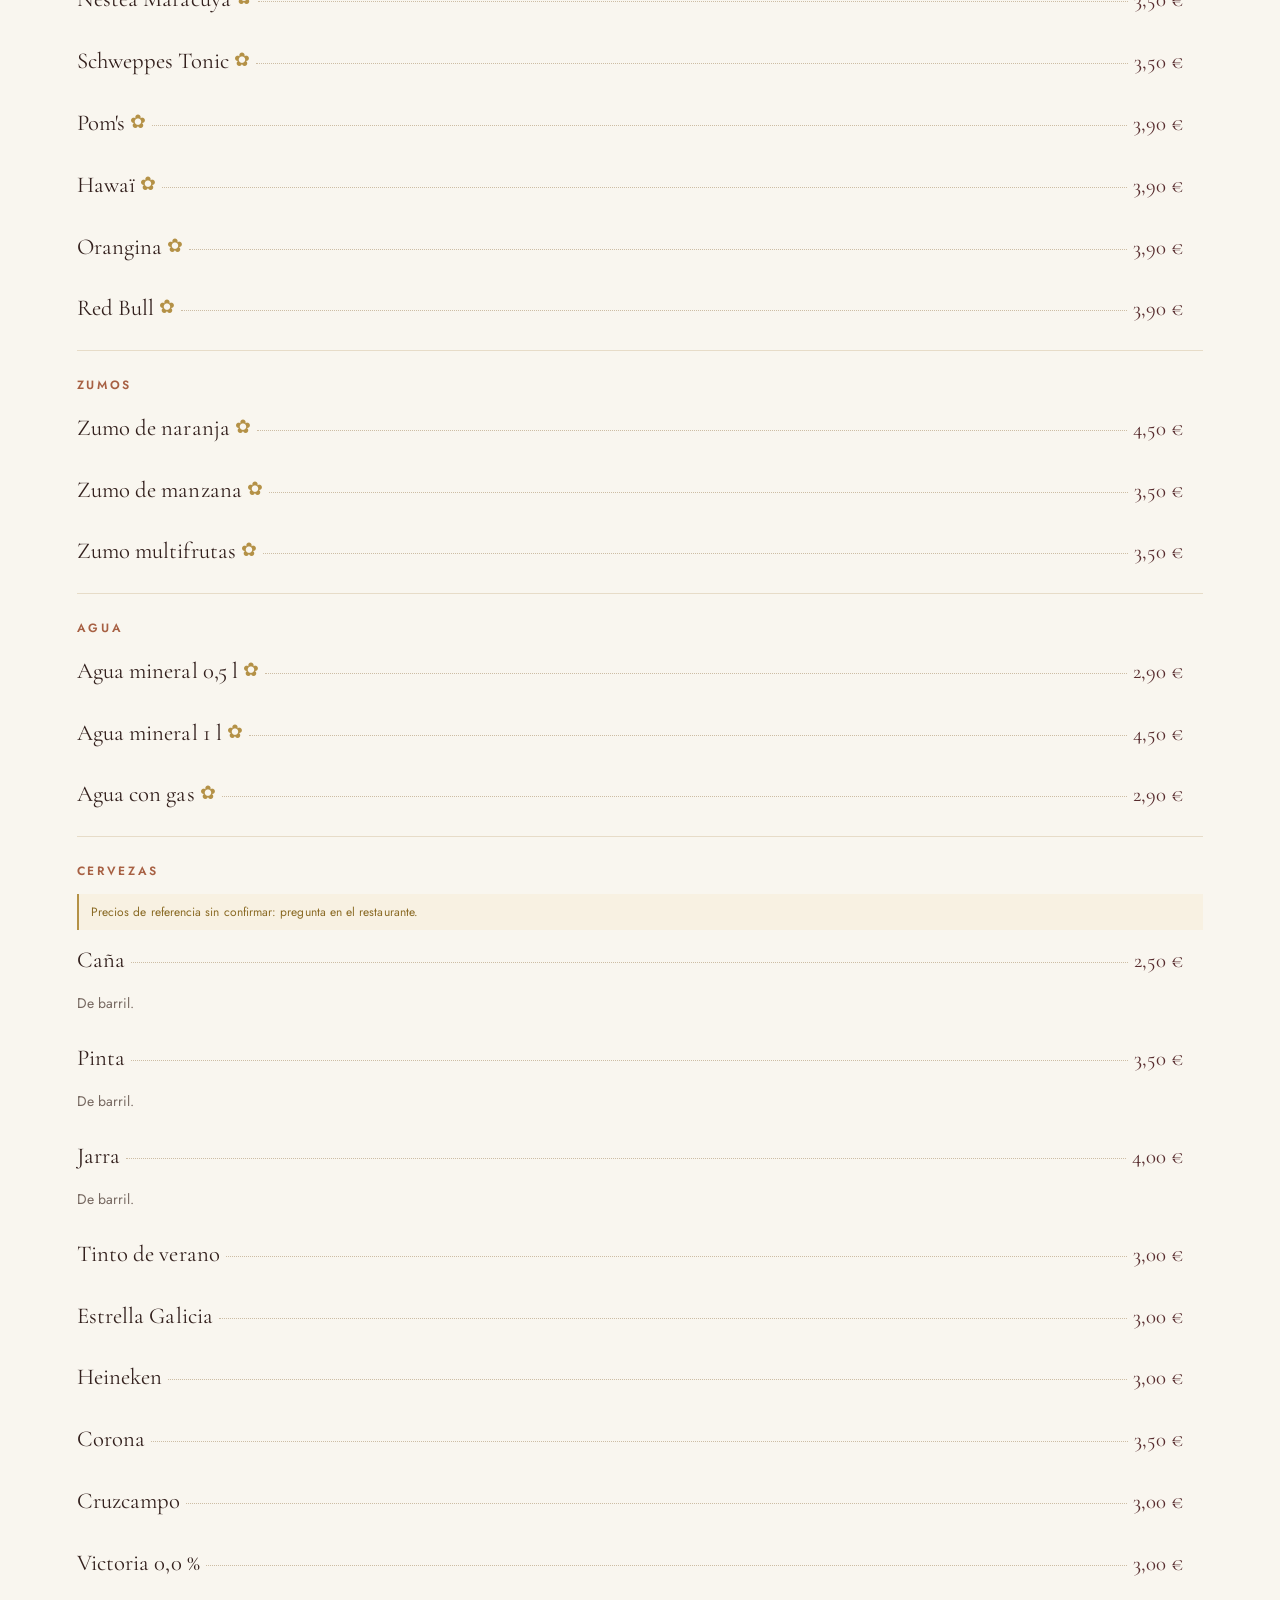
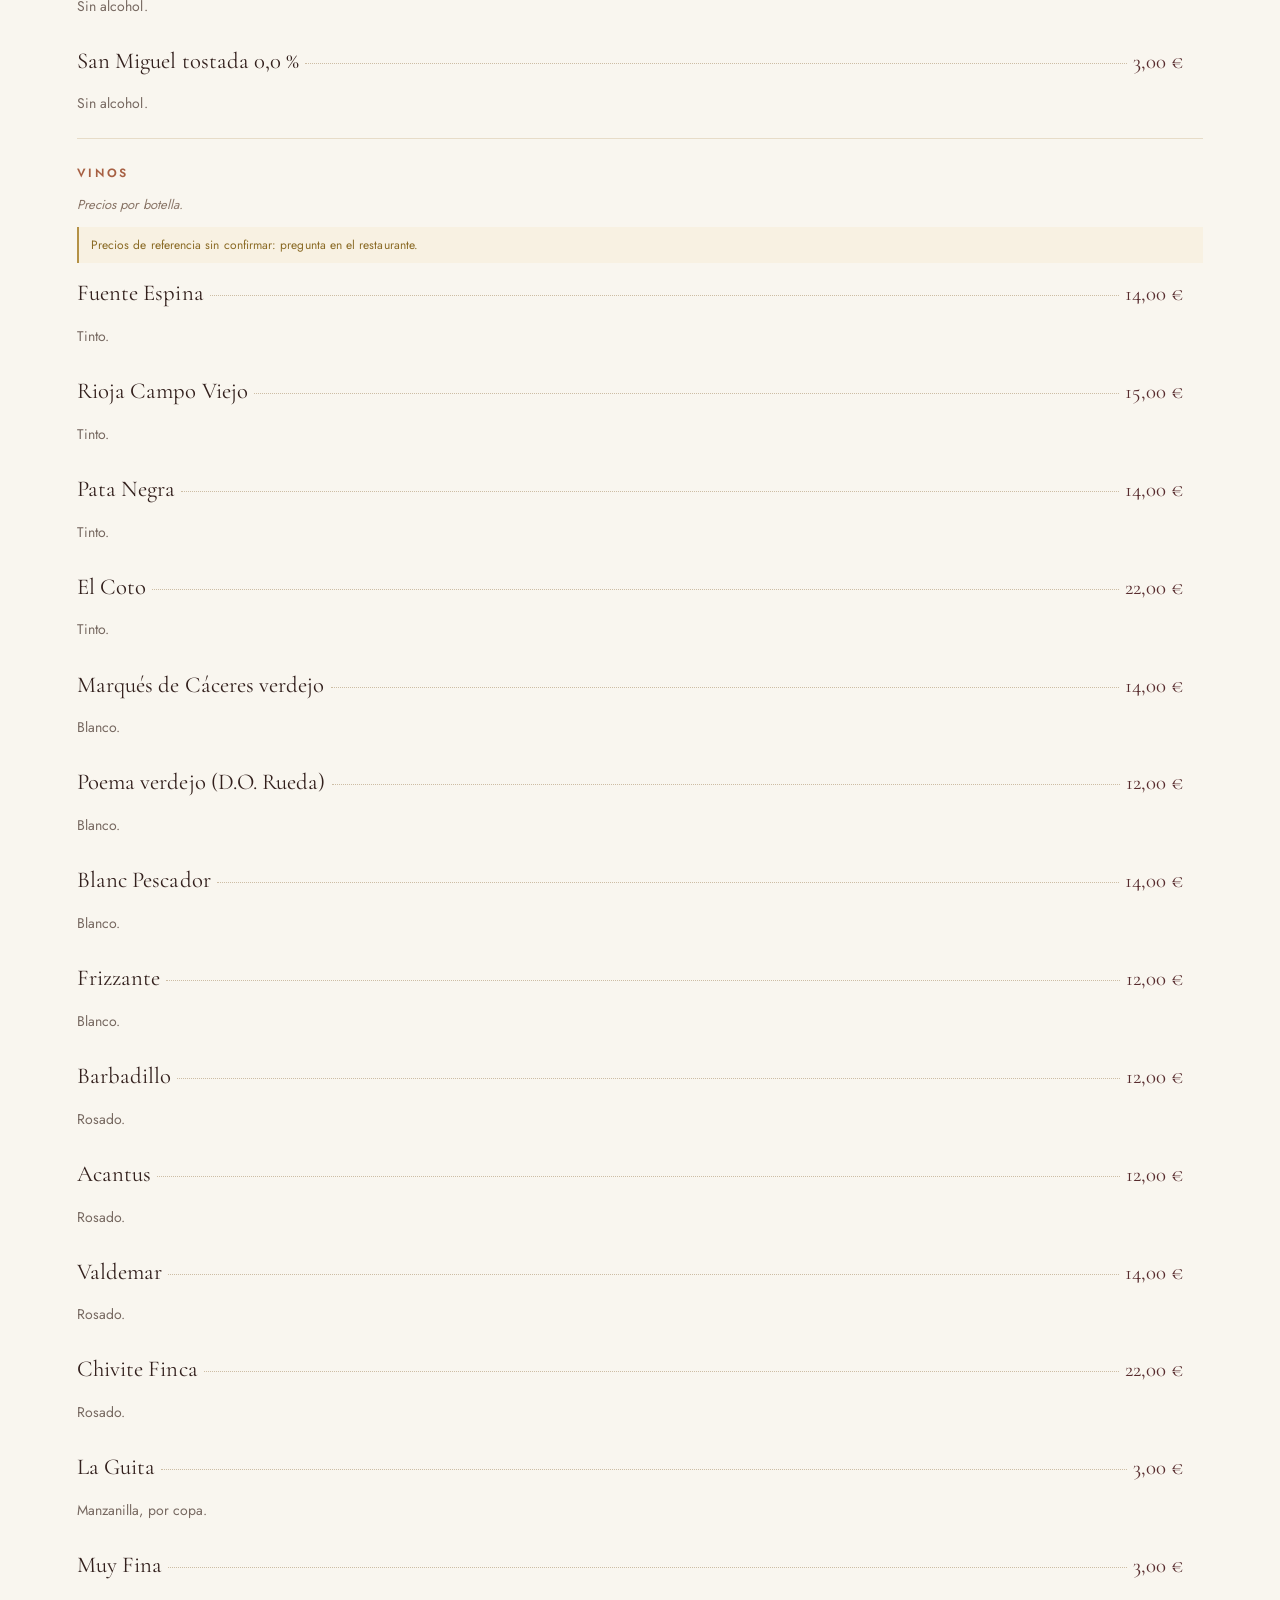
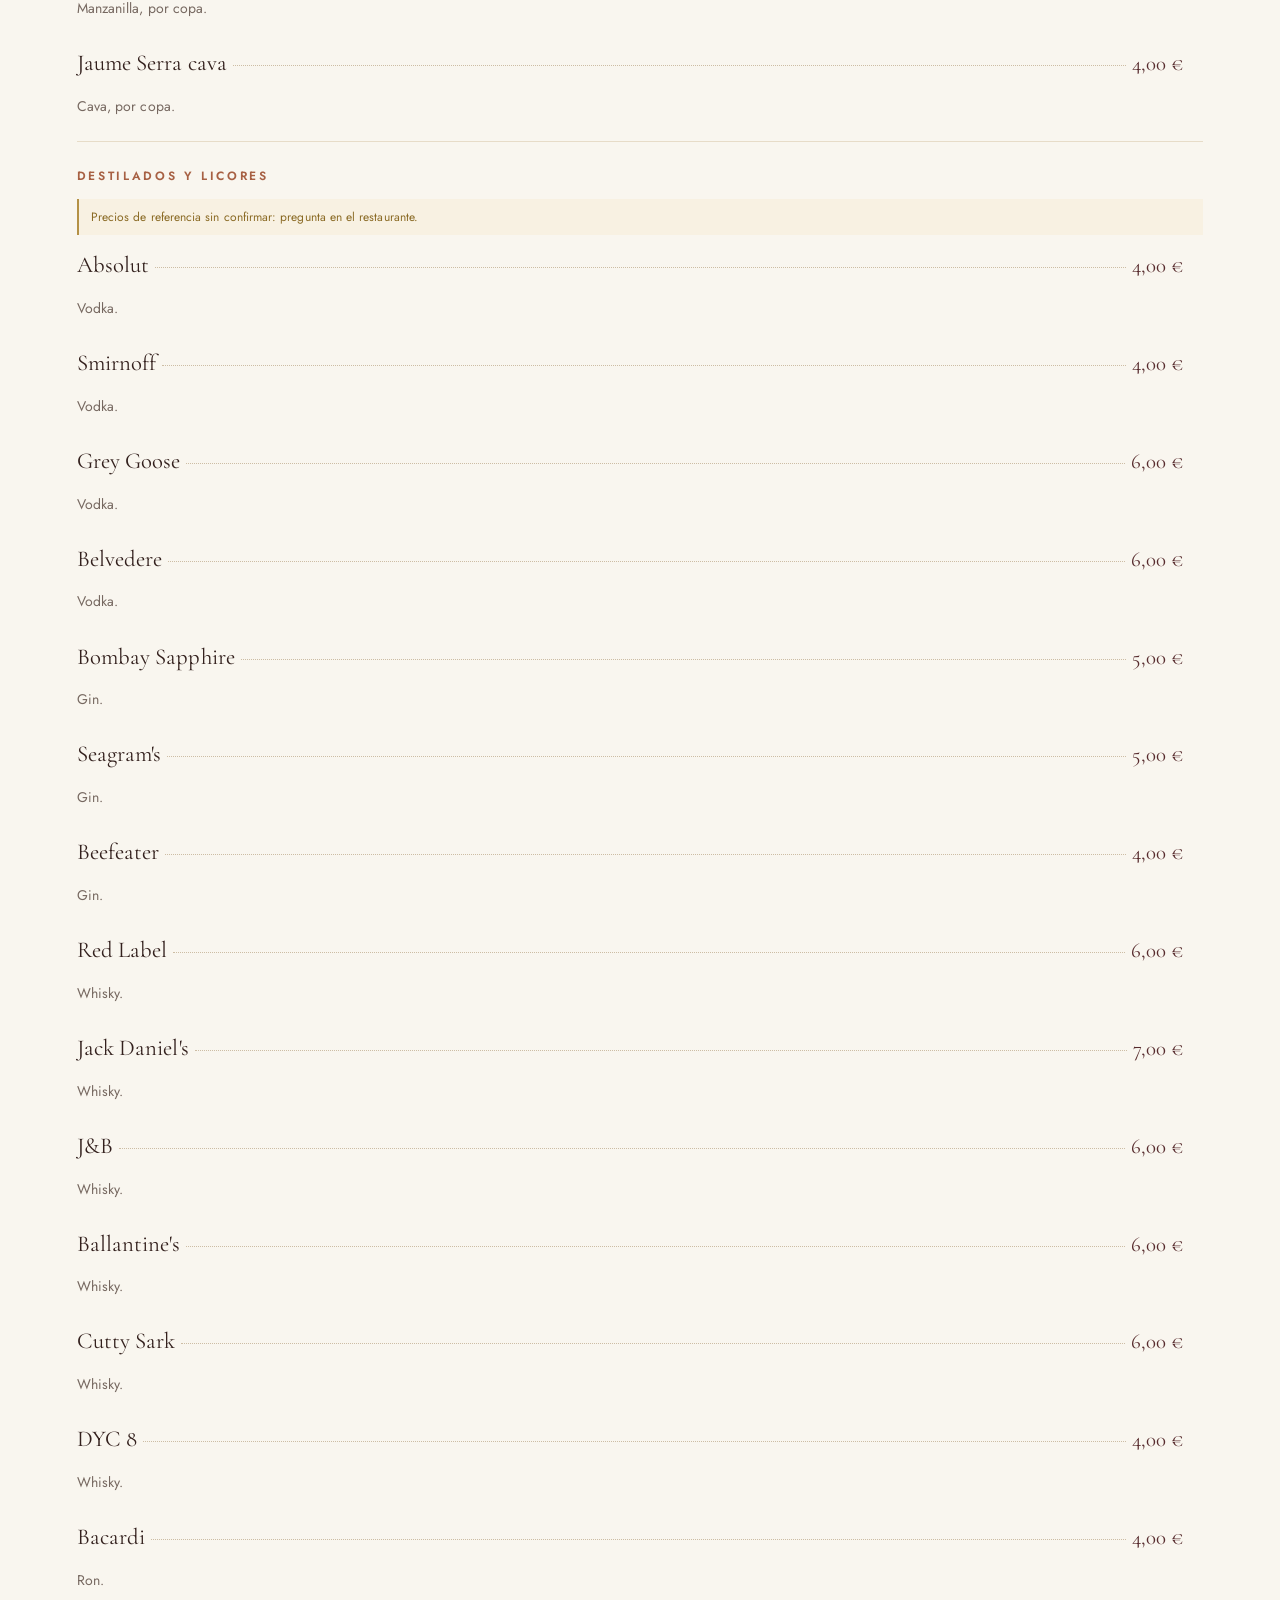
<file: carta.html>
<!DOCTYPE html>
<html lang="es">
<head>
<meta charset="utf-8">
<meta name="viewport" content="width=device-width, initial-scale=1">
<title>La carta | La Mamounia Fuengirola</title>
<meta name="description" content="Carta completa de La Mamounia Fuengirola: entrantes para compartir, ensaladas, tajines, cuscús, shawarma, parrilla, postres y bebidas. Con precios.">
<meta property="og:title" content="La carta | La Mamounia Fuengirola">
<meta property="og:description" content="Entrantes, ensaladas, tajines, cuscús, parrilla y postres. Toda la carta, con precios.">
<meta property="og:type" content="website">
<meta property="og:locale" content="es_ES">
<meta property="og:image" content="assets/images/tajines.jpg">
<meta name="theme-color" content="#562b2b">
<link rel="icon" href="logo.jpg">
<link rel="stylesheet" href="css/styles.css?v=carta-7"><link rel="stylesheet" href="css/theme.css?v=tema-14">
<script type="application/ld+json">{"@context":"https://schema.org","@type":"Restaurant","name":"La Mamounia Fuengirola","telephone":"+34620262019","priceRange":"€€","address":{"@type":"PostalAddress","streetAddress":"Paseo Marítimo Rey de España, 5","addressLocality":"Fuengirola","postalCode":"29640","addressRegion":"Málaga","addressCountry":"ES"},"servesCuisine":["Marroquí","Libanesa","Oriente Medio"],"hasMenu":"https://www.thefork.es/restaurante/la-mamounia-fuengirola-r844690/menu","sameAs":["https://www.instagram.com/lamamouniafuengirola/","https://www.thefork.es/restaurante/la-mamounia-fuengirola-r844690","https://glovoapp.com/es/es/fuengirola/stores/la-mamounia-fuengirola"]}</script>
<script src="js/script.js?v=ticker-1" defer></script>
<script src="js/menu-data.js?v=carta-10" defer></script>
<script src="js/menu.js?v=carta-10" defer></script>
</head>
<body class="page-carta">
<a class="skip" href="#contenido">Saltar al contenido</a>

<div class="utility-bar">
  <span class="utility-status" id="open-status">P.º Marítimo Rey de España, 5 · Fuengirola</span>
  <span class="utility-sep" aria-hidden="true">·</span>
  <span>Precio medio 24 €</span>
  <span class="utility-sep" aria-hidden="true">·</span>
  <a href="tel:+34620262019">620 26 20 19</a>
  <a class="utility-link" href="https://www.google.com/maps/search/?api=1&query=La+Mamounia+Fuengirola+Paseo+Maritimo+Rey+de+Espana+5" target="_blank" rel="noopener">Cómo llegar ↗</a>
  <a class="utility-link" href="https://glovoapp.com/es/es/fuengirola/stores/la-mamounia-fuengirola" target="_blank" rel="noopener">Pedir a domicilio ↗</a>
</div>

<aside class="announcement" aria-label="Avisos de La Mamounia"><a class="ticker-item" href="carta.html"><span>142 platos de Marruecos y Líbano · Descubre la carta ↗</span></a></aside>

<header>
  <a class="brand" href="index.html" aria-label="La Mamounia, inicio"><span class="logo"><img src="logo.jpg" alt="La Mamounia Fuengirola" width="715" height="715"></span></a>
  <button class="menu-toggle" aria-expanded="false" aria-controls="navigation">Menú <span>☰</span></button>
  <nav id="navigation" aria-label="Navegación principal">
    <a href="index.html">Inicio</a>
    <a href="carta.html" aria-current="page">Carta</a>
    <a href="experiencia.html">El restaurante</a>
    <a href="galeria.html">Galería</a>
    <a href="contacto.html">Contacto</a>
  </nav>
  <a class="button header-book" href="contacto.html#reservar">Reservar mesa <span>↗</span></a>
</header>

<main id="contenido">

<div class="carta-top wrap">
  <h1>La carta</h1>
  <p class="carta-sub">Marruecos y Líbano · Precios de septiembre de 2026</p>
</div>

<!-- Índice: salta a un capítulo, nunca esconde el resto -->
<div class="menu-nav">
  <nav class="wrap menu-nav-inner" id="menu-index" aria-label="Índice de la carta"></nav>
</div>

<div class="wrap menu-tools">
  <div class="menu-search">
    <label class="visually-hidden" for="menu-search">Buscar un plato</label>
    <input type="search" id="menu-search" placeholder="Buscar: tajín, falafel, cordero…" autocomplete="off">
    <button type="button" id="menu-search-clear" hidden aria-label="Borrar búsqueda">×</button>
  </div>
  <div class="diet-filters" aria-label="Filtrar">
    <button type="button" data-diet="todo" aria-pressed="true">Toda la carta</button>
    <button type="button" data-diet="sin-carne" aria-pressed="false">✿ Sin carne</button>
    <button type="button" data-diet="especialidad" aria-pressed="false">★ Especialidades</button>
  </div>
  <p class="menu-legend"><abbr title="Sin carne ni pescado">✿</abbr> sin carne ni pescado · <abbr title="Especialidad de la casa">★</abbr> especialidad de la casa</p>
  <p id="menu-status" role="status" class="menu-status"></p>
</div>

<div id="menu-book" class="wrap menu-book"></div>

<noscript>
  <p class="wrap">Activa JavaScript para ver la carta, o consúltala en
  <a href="https://www.thefork.es/restaurante/la-mamounia-fuengirola-r844690/menu" target="_blank" rel="noopener">TheFork ↗</a>.</p>
</noscript>

<section class="menu-legal wrap">
  <div>
    <p class="eyebrow">SOBRE ESTA CARTA</p>
    <p class="small">Precios y descripciones publicados por el restaurante en TheFork, con última modificación del 17 de diciembre de 2025 y consultados el 18 de septiembre de 2026. Pueden cambiar: confirma al reservar. El precio a domicilio en Glovo puede ser distinto.</p>
  </div>
  <div>
    <p class="eyebrow">ALÉRGENOS Y DIETAS</p>
    <p class="small">El restaurante se identifica en TheFork como establecimiento con comida halal y opciones veganas. La marca ✿ es una lectura de los ingredientes que aparecen en la descripción publicada, no una clasificación vegana certificada. Confirma siempre alérgenos e ingredientes con el equipo de sala.</p>
  </div>
  <div>
    <p class="eyebrow">FOTOGRAFÍAS</p>
    <p class="small">Las fotos de plato proceden de la ficha del restaurante en <a href="https://glovoapp.com/es/es/fuengirola/stores/la-mamounia-fuengirola" target="_blank" rel="noopener">Glovo</a>. Sólo 13 platos tienen foto propia; no se asignan imágenes a platos que no la tengan.</p>
  </div>
</section>

<section class="closing wrap">
  <p class="eyebrow">TE ESPERAMOS EN FUENGIROLA</p>
  <h2>¿Lo pruebas aquí<br>o te lo llevas a casa?</h2>
  <div class="closing-actions">
    <a class="button" href="contacto.html#reservar">Reservar mesa <span>↗</span></a>
    <a class="button outline" href="https://glovoapp.com/es/es/fuengirola/stores/la-mamounia-fuengirola" target="_blank" rel="noopener">Pedir a domicilio <span>↗</span></a>
  </div>
</section>

</main>

<footer>
  <div class="footer-main">
    <a class="brand" href="index.html"><span class="logo"><img src="logo.jpg" alt="La Mamounia Fuengirola" width="715" height="715"></span></a>
    <p>Dos culturas. Una mesa.<br>El Mediterráneo, de fondo.</p>
    <div>
      <a href="tel:+34620262019">+34 620 26 20 19</a><br>
      <a href="https://www.google.com/maps/search/?api=1&query=La+Mamounia+Fuengirola+Paseo+Maritimo+Rey+de+Espana+5" target="_blank" rel="noopener">P.º Marítimo Rey de España, 5<br>29640 Fuengirola, Málaga ↗</a>
    </div>
    <div>
      <a href="https://www.instagram.com/lamamouniafuengirola/" target="_blank" rel="noopener">Instagram ↗</a><br>
      <a href="https://glovoapp.com/es/es/fuengirola/stores/la-mamounia-fuengirola" target="_blank" rel="noopener">Pedir en Glovo ↗</a><br>
      <a href="contacto.html">Contacto y reservas</a>
    </div>
  </div>
  <div class="footer-bottom">
    <span>© 2026 La Mamounia Fuengirola · Demostración web</span>
    <span>Fotografías: fichas del restaurante en <a href="https://www.thefork.es/restaurante/la-mamounia-fuengirola-r844690" target="_blank" rel="noopener">TheFork</a> y <a href="https://glovoapp.com/es/es/fuengirola/stores/la-mamounia-fuengirola" target="_blank" rel="noopener">Glovo</a></span>
  </div>
</footer>

<div class="mobile-actions">
  <a href="tel:+34620262019">Llamar</a>
  <a href="https://wa.me/34620262019?text=Hola%2C%20me%20gustar%C3%ADa%20reservar%20una%20mesa%20en%20La%20Mamounia.%0A%0APersonas%3A%20%0AD%C3%ADa%3A%20%0AHora%3A%20%0ANombre%3A%20" target="_blank" rel="noopener">WhatsApp</a>
  <a href="contacto.html#reservar">Reservar ↗</a>
</div>
</body>
</html>
</file>
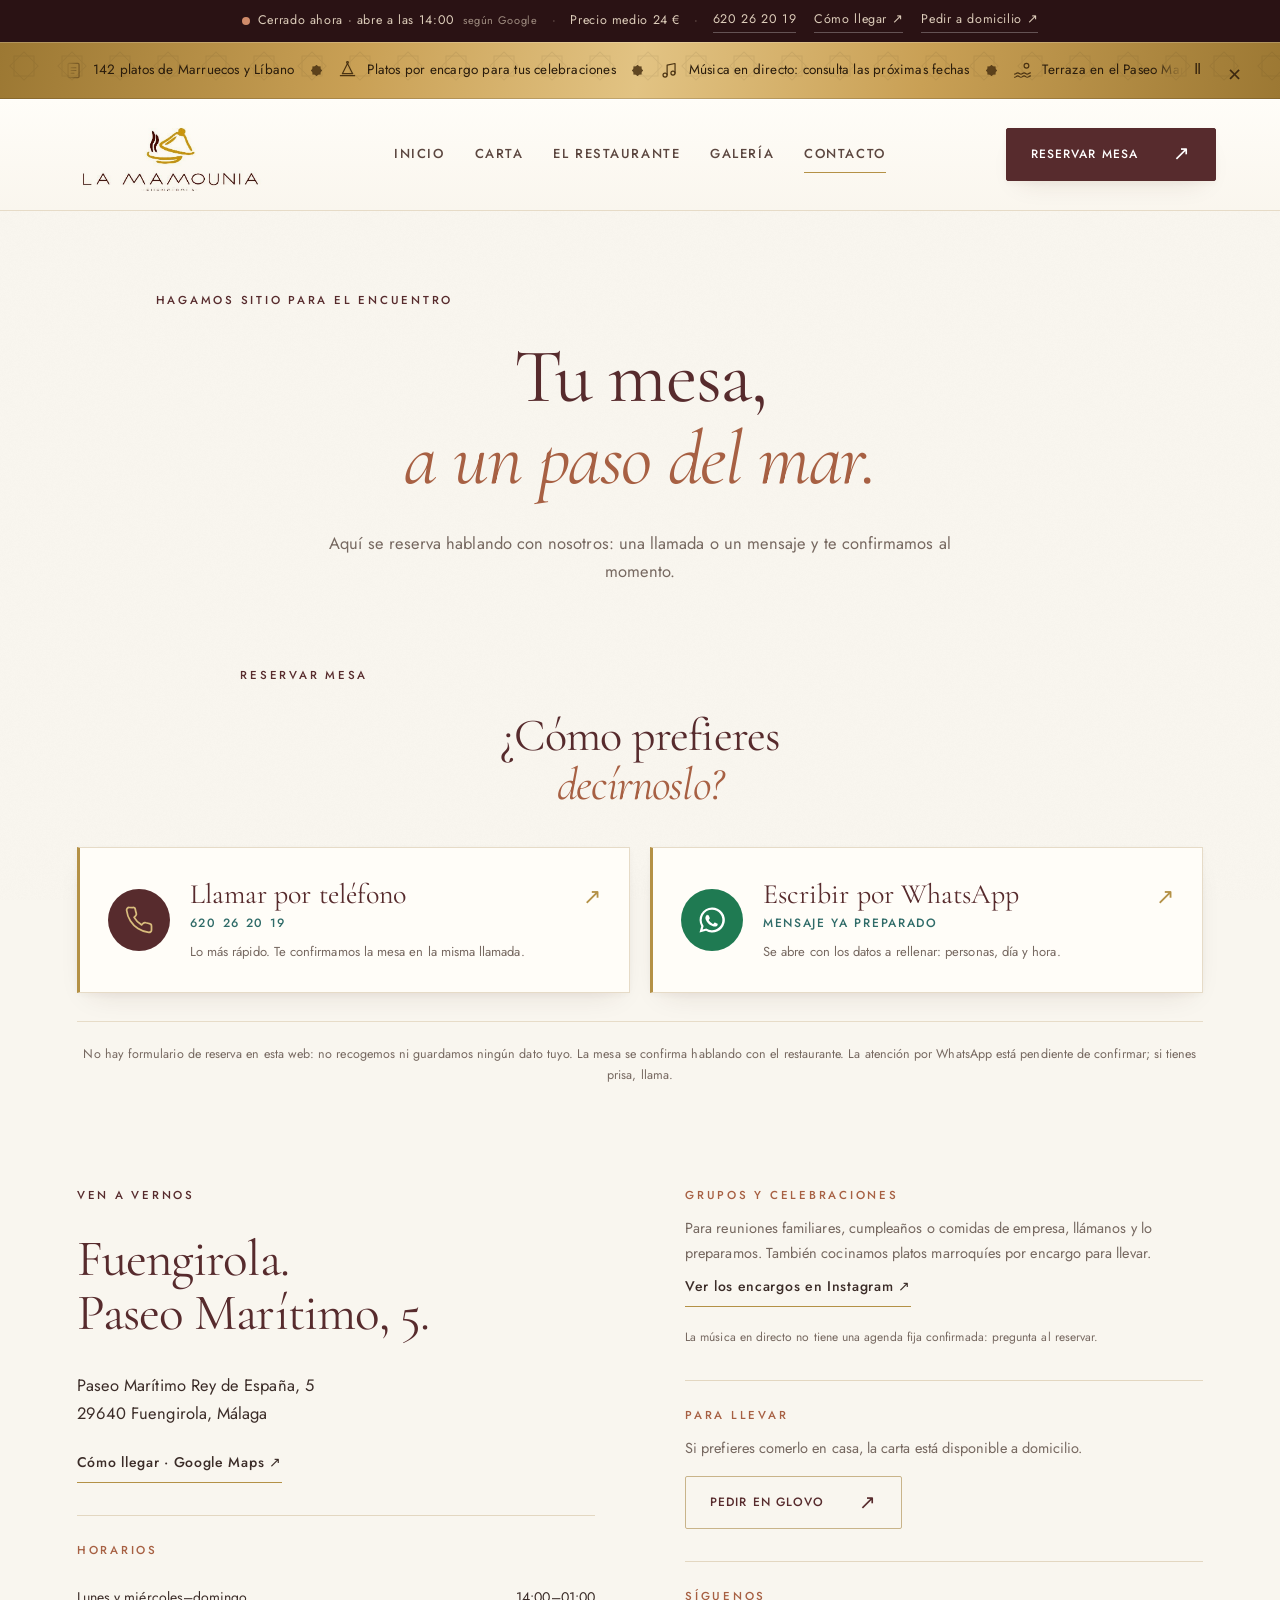
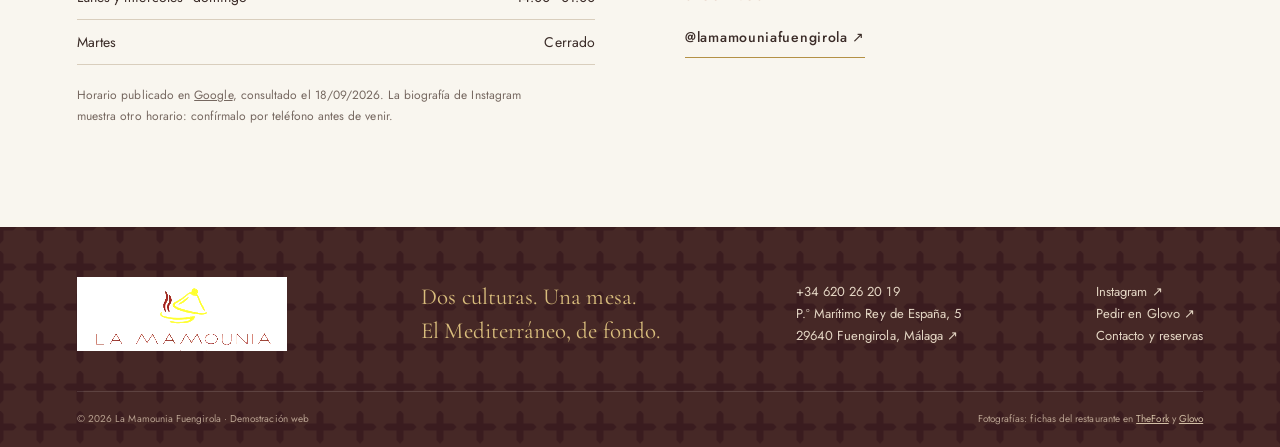
<file: contacto.html>
<!DOCTYPE html>
<html lang="es">
<head>
<meta charset="utf-8">
<meta name="viewport" content="width=device-width, initial-scale=1">
<title>Reservar mesa | La Mamounia Fuengirola</title>
<meta name="description" content="Reserva tu mesa en La Mamounia Fuengirola por teléfono o WhatsApp. 620 26 20 19. Paseo Marítimo Rey de España, 5, Fuengirola.">
<meta property="og:title" content="Reservar mesa | La Mamounia Fuengirola">
<meta property="og:description" content="Reserva por teléfono o WhatsApp. Paseo Marítimo Rey de España, 5, Fuengirola.">
<meta property="og:type" content="website">
<meta property="og:locale" content="es_ES">
<meta property="og:image" content="assets/images/mesa-640.webp">
<meta name="theme-color" content="#562b2b">
<link rel="icon" href="logo.jpg">
<link rel="stylesheet" href="css/styles.css?v=carta-7">
<link rel="stylesheet" href="css/theme.css?v=tema-14">
<script type="application/ld+json">{"@context":"https://schema.org","@type":"Restaurant","name":"La Mamounia Fuengirola","telephone":"+34620262019","acceptsReservations":"True","priceRange":"€€","address":{"@type":"PostalAddress","streetAddress":"Paseo Marítimo Rey de España, 5","addressLocality":"Fuengirola","postalCode":"29640","addressRegion":"Málaga","addressCountry":"ES"},"servesCuisine":["Marroquí","Libanesa","Oriente Medio"],"openingHoursSpecification":[{"@type":"OpeningHoursSpecification","dayOfWeek":["Monday","Wednesday","Thursday","Friday","Saturday","Sunday"],"opens":"14:00","closes":"01:00"}],"sameAs":["https://www.instagram.com/lamamouniafuengirola/","https://www.thefork.es/restaurante/la-mamounia-fuengirola-r844690","https://glovoapp.com/es/es/fuengirola/stores/la-mamounia-fuengirola"]}</script>
<script src="js/script.js?v=ticker-1" defer></script>
</head>
<body class="page-contacto">
<a class="skip" href="#contenido">Saltar al contenido</a>

<div class="utility-bar">
  <span class="utility-status" id="open-status">P.º Marítimo Rey de España, 5 · Fuengirola</span>
  <span class="utility-sep" aria-hidden="true">·</span>
  <span>Precio medio 24 €</span>
  <span class="utility-sep" aria-hidden="true">·</span>
  <a href="tel:+34620262019">620 26 20 19</a>
  <a class="utility-link" href="https://www.google.com/maps/search/?api=1&query=La+Mamounia+Fuengirola+Paseo+Maritimo+Rey+de+Espana+5" target="_blank" rel="noopener">Cómo llegar ↗</a>
  <a class="utility-link" href="https://glovoapp.com/es/es/fuengirola/stores/la-mamounia-fuengirola" target="_blank" rel="noopener">Pedir a domicilio ↗</a>
</div>

<aside class="announcement" aria-label="Avisos de La Mamounia"><a class="ticker-item" href="carta.html"><span>142 platos de Marruecos y Líbano · Descubre la carta ↗</span></a></aside>

<header>
  <a class="brand" href="index.html" aria-label="La Mamounia, inicio"><span class="logo"><img src="logo.jpg" alt="La Mamounia Fuengirola" width="715" height="715"></span></a>
  <button class="menu-toggle" aria-expanded="false" aria-controls="navigation">Menú <span>☰</span></button>
  <nav id="navigation" aria-label="Navegación principal">
    <a href="index.html">Inicio</a>
    <a href="carta.html">Carta</a>
    <a href="experiencia.html">El restaurante</a>
    <a href="galeria.html">Galería</a>
    <a href="contacto.html" aria-current="page">Contacto</a>
  </nav>
  <a class="button header-book" href="contacto.html#reservar">Reservar mesa <span>↗</span></a>
</header>

<main id="contenido">

<section class="page-intro wrap">
  <p class="eyebrow">HAGAMOS SITIO PARA EL ENCUENTRO</p>
  <h1>Tu mesa,<br><em>a un paso del mar.</em></h1>
  <p class="intro-copy">Aquí se reserva hablando con nosotros: una llamada o un mensaje y te confirmamos al momento.</p>
</section>

<!-- Reserva: dos formas de hablar con el restaurante, nada más -->
<section id="reservar" class="booking wrap">
  <div class="booking-head">
    <p class="eyebrow">RESERVAR MESA</p>
    <h2>¿Cómo prefieres<br><em>decírnoslo?</em></h2>
  </div>
  <div class="booking-options">
    <a class="booking-card booking-call" href="tel:+34620262019">
      <span class="booking-icon" aria-hidden="true">
        <svg viewBox="0 0 24 24" width="30" height="30" fill="none" stroke="currentColor" stroke-width="1.4" stroke-linecap="round" stroke-linejoin="round"><path d="M22 16.9v3a2 2 0 0 1-2.2 2 19.8 19.8 0 0 1-8.6-3.1 19.5 19.5 0 0 1-6-6A19.8 19.8 0 0 1 2.1 4.2 2 2 0 0 1 4.1 2h3a2 2 0 0 1 2 1.7c.1 1 .4 1.9.7 2.8a2 2 0 0 1-.5 2.1L8.1 9.9a16 16 0 0 0 6 6l1.3-1.3a2 2 0 0 1 2.1-.4c.9.3 1.8.6 2.8.7a2 2 0 0 1 1.7 2z"/></svg>
      </span>
      <span class="booking-body">
        <strong>Llamar por teléfono</strong>
        <span class="booking-number">620 26 20 19</span>
        <span class="booking-note">Lo más rápido. Te confirmamos la mesa en la misma llamada.</span>
      </span>
      <span class="booking-go" aria-hidden="true">↗</span>
    </a>

    <a class="booking-card booking-whatsapp" href="https://wa.me/34620262019?text=Hola%2C%20me%20gustar%C3%ADa%20reservar%20una%20mesa%20en%20La%20Mamounia.%0A%0APersonas%3A%20%0AD%C3%ADa%3A%20%0AHora%3A%20%0ANombre%3A%20" target="_blank" rel="noopener">
      <span class="booking-icon" aria-hidden="true">
        <svg viewBox="0 0 24 24" width="30" height="30" fill="currentColor"><path d="M12 2a10 10 0 0 0-8.6 15L2 22l5.2-1.4A10 10 0 1 0 12 2zm0 1.8a8.2 8.2 0 1 1-4.2 15.2l-.3-.2-3 .8.8-2.9-.2-.3A8.2 8.2 0 0 1 12 3.8zm-3.7 4c-.2 0-.5 0-.7.4-.2.4-.9.9-.9 2.1s.9 2.4 1 2.6c.1.2 1.7 2.7 4.2 3.7 2 .8 2.5.7 2.9.6.4 0 1.4-.6 1.6-1.1.2-.6.2-1 .1-1.1l-.6-.3-1.5-.7c-.2-.1-.4-.1-.5.1l-.7.9c-.1.2-.3.2-.5.1a6.7 6.7 0 0 1-3.3-2.9c-.1-.2 0-.4.1-.5l.4-.5.3-.5v-.4l-.7-1.7c-.2-.4-.4-.4-.5-.4h-.5z"/></svg>
      </span>
      <span class="booking-body">
        <strong>Escribir por WhatsApp</strong>
        <span class="booking-number">Mensaje ya preparado</span>
        <span class="booking-note">Se abre con los datos a rellenar: personas, día y hora.</span>
      </span>
      <span class="booking-go" aria-hidden="true">↗</span>
    </a>
  </div>
  <p class="booking-legal">No hay formulario de reserva en esta web: no recogemos ni guardamos ningún dato tuyo. La mesa se confirma hablando con el restaurante. La atención por WhatsApp está pendiente de confirmar; si tienes prisa, llama.</p>
</section>

<section class="contact-grid wrap">
  <div class="contact-details">
    <p class="eyebrow">VEN A VERNOS</p>
    <h2>Fuengirola.<br>Paseo Marítimo, 5.</h2>
    <address>Paseo Marítimo Rey de España, 5<br>29640 Fuengirola, Málaga</address>
    <a class="text-link" href="https://www.google.com/maps/search/?api=1&query=La+Mamounia+Fuengirola+Paseo+Maritimo+Rey+de+Espana+5" target="_blank" rel="noopener">Cómo llegar · Google Maps ↗</a>

    <div class="contact-block">
      <p class="eyebrow">HORARIOS</p>
      <dl class="opening-hours">
        <div><dt>Lunes y miércoles–domingo</dt><dd>14:00–01:00</dd></div>
        <div><dt>Martes</dt><dd>Cerrado</dd></div>
      </dl>
      <p class="small">Horario publicado en <a href="https://share.google/9EEaPiWaH3FW9OBkY" target="_blank" rel="noopener">Google</a>, consultado el 18/09/2026. La biografía de Instagram muestra otro horario: confírmalo por teléfono antes de venir.</p>
    </div>
  </div>

  <div class="contact-extra">
    <div class="contact-block">
      <p class="eyebrow">GRUPOS Y CELEBRACIONES</p>
      <p>Para reuniones familiares, cumpleaños o comidas de empresa, llámanos y lo preparamos. También cocinamos platos marroquíes por encargo para llevar.</p>
      <a class="text-link" href="https://www.instagram.com/lamamouniafuengirola/" target="_blank" rel="noopener">Ver los encargos en Instagram ↗</a>
      <p class="small">La música en directo no tiene una agenda fija confirmada: pregunta al reservar.</p>
    </div>
    <div class="contact-block">
      <p class="eyebrow">PARA LLEVAR</p>
      <p>Si prefieres comerlo en casa, la carta está disponible a domicilio.</p>
      <a class="button outline" href="https://glovoapp.com/es/es/fuengirola/stores/la-mamounia-fuengirola" target="_blank" rel="noopener">Pedir en Glovo <span>↗</span></a>
    </div>
    <div class="contact-block">
      <p class="eyebrow">SÍGUENOS</p>
      <a class="text-link" href="https://www.instagram.com/lamamouniafuengirola/" target="_blank" rel="noopener">@lamamouniafuengirola ↗</a>
    </div>
  </div>
</section>

</main>

<footer>
  <div class="footer-main">
    <a class="brand" href="index.html"><span class="logo"><img src="logo.jpg" alt="La Mamounia Fuengirola" width="715" height="715"></span></a>
    <p>Dos culturas. Una mesa.<br>El Mediterráneo, de fondo.</p>
    <div>
      <a href="tel:+34620262019">+34 620 26 20 19</a><br>
      <a href="https://www.google.com/maps/search/?api=1&query=La+Mamounia+Fuengirola+Paseo+Maritimo+Rey+de+Espana+5" target="_blank" rel="noopener">P.º Marítimo Rey de España, 5<br>29640 Fuengirola, Málaga ↗</a>
    </div>
    <div>
      <a href="https://www.instagram.com/lamamouniafuengirola/" target="_blank" rel="noopener">Instagram ↗</a><br>
      <a href="https://glovoapp.com/es/es/fuengirola/stores/la-mamounia-fuengirola" target="_blank" rel="noopener">Pedir en Glovo ↗</a><br>
      <a href="contacto.html">Contacto y reservas</a>
    </div>
  </div>
  <div class="footer-bottom">
    <span>© 2026 La Mamounia Fuengirola · Demostración web</span>
    <span>Fotografías: fichas del restaurante en <a href="https://www.thefork.es/restaurante/la-mamounia-fuengirola-r844690" target="_blank" rel="noopener">TheFork</a> y <a href="https://glovoapp.com/es/es/fuengirola/stores/la-mamounia-fuengirola" target="_blank" rel="noopener">Glovo</a></span>
  </div>
</footer>

<div class="mobile-actions">
  <a href="tel:+34620262019">Llamar</a>
  <a href="https://wa.me/34620262019?text=Hola%2C%20me%20gustar%C3%ADa%20reservar%20una%20mesa%20en%20La%20Mamounia.%0A%0APersonas%3A%20%0AD%C3%ADa%3A%20%0AHora%3A%20%0ANombre%3A%20" target="_blank" rel="noopener">WhatsApp</a>
  <a href="contacto.html#reservar">Reservar ↗</a>
</div>
</body>
</html>
</file>
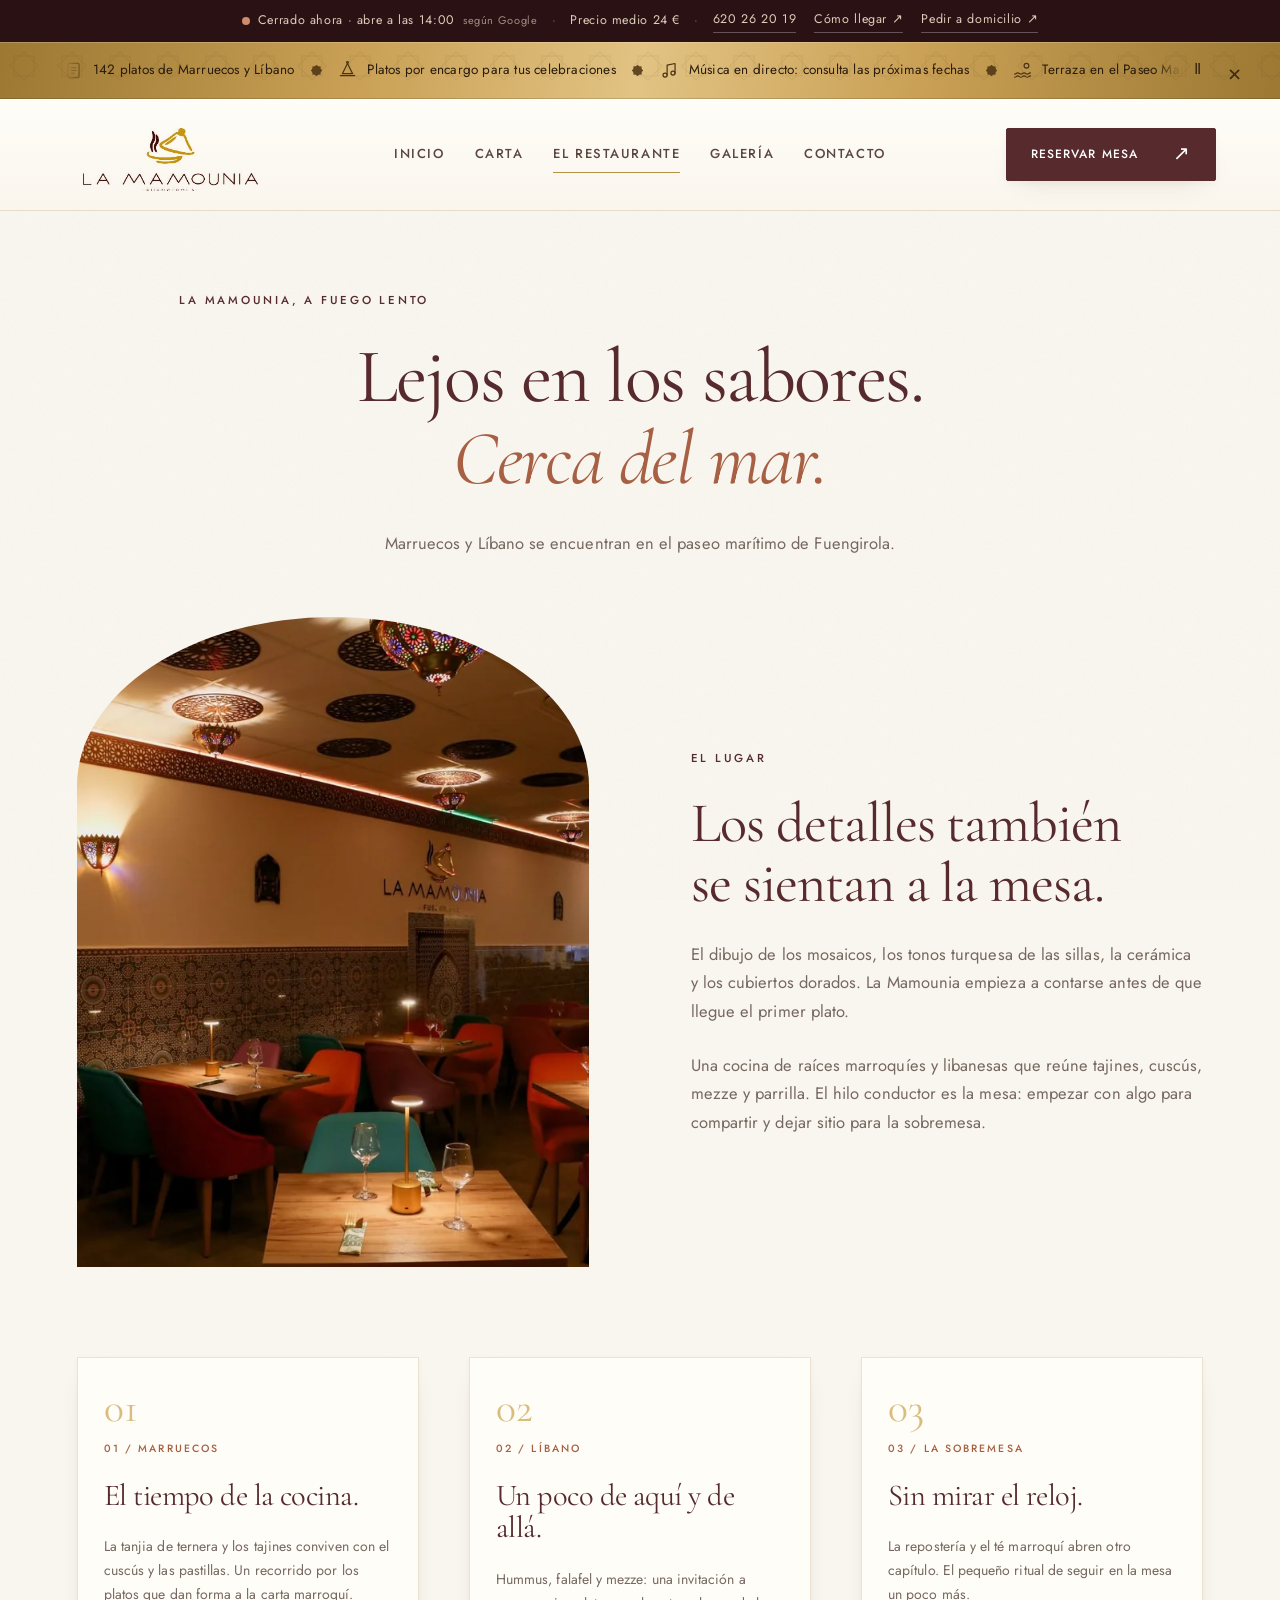
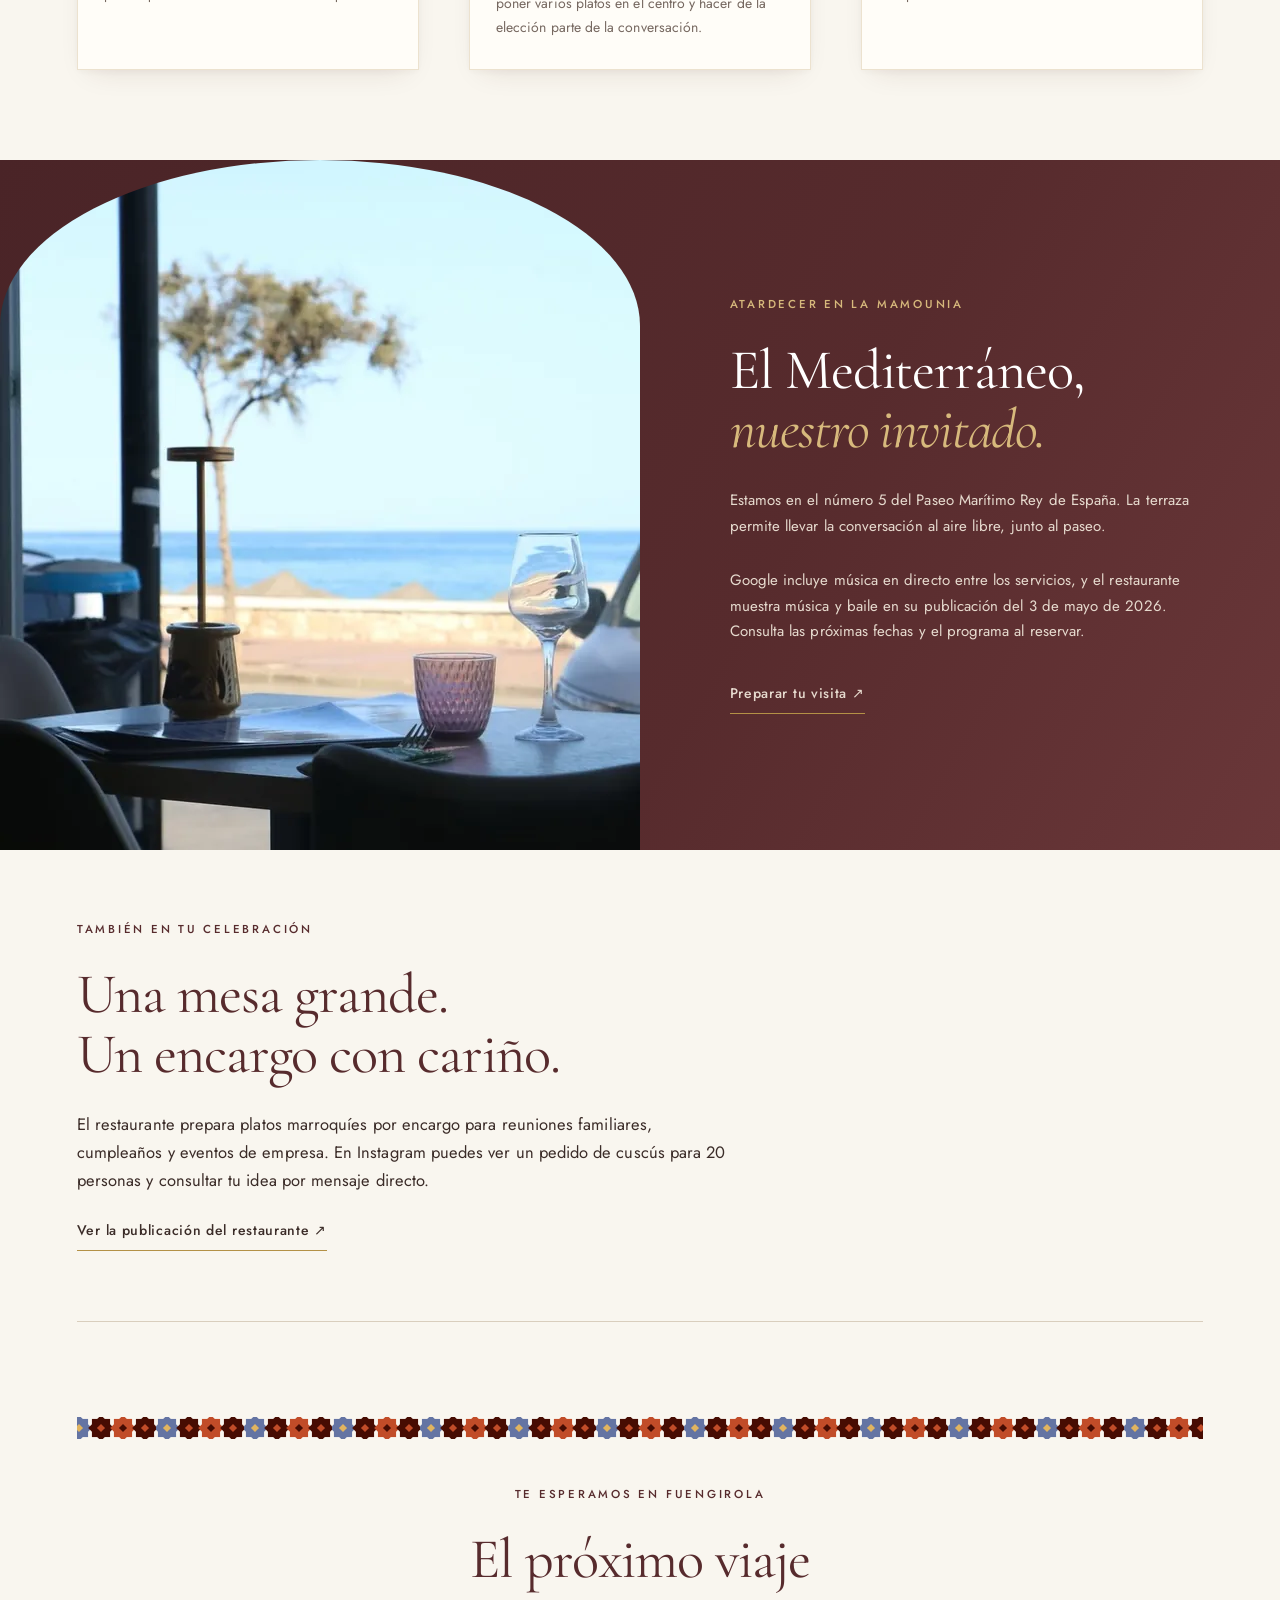
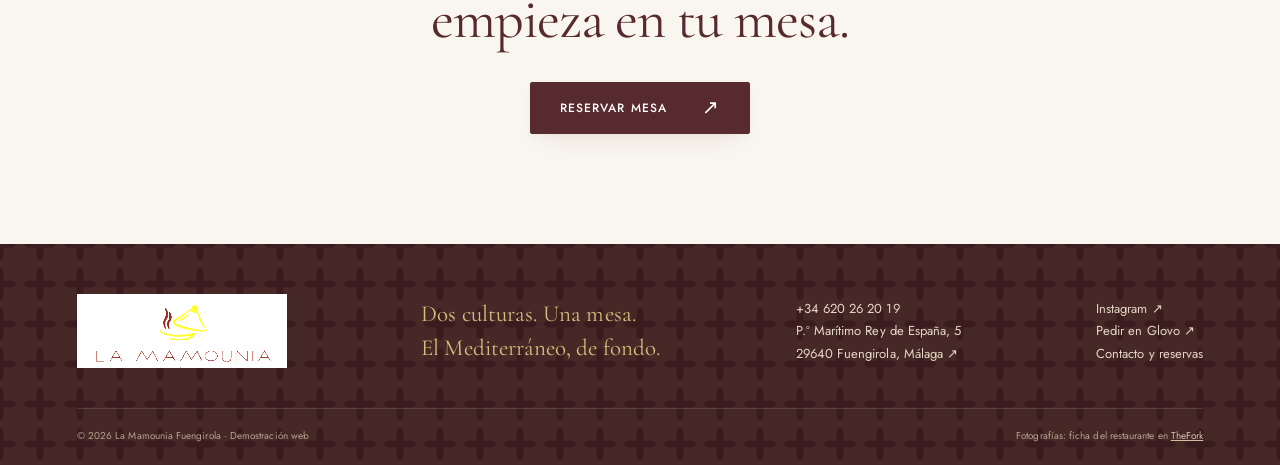
<file: experiencia.html>
<!DOCTYPE html><html lang="es"><head><meta charset="utf-8"><meta name="viewport" content="width=device-width, initial-scale=1"><title>La experiencia | La Mamounia Fuengirola</title><meta name="description" content="Mosaicos, cocina marroquí y libanesa, terraza y hospitalidad en el paseo marítimo de Fuengirola."><meta property="og:title" content="La experiencia | La Mamounia Fuengirola"><meta property="og:description" content="Mosaicos, cocina marroquí y libanesa, terraza y hospitalidad en el paseo marítimo de Fuengirola."><meta property="og:type" content="website"><meta property="og:locale" content="es_ES"><meta name="theme-color" content="#562b2b"><link rel="icon" href="logo.jpg"><link rel="stylesheet" href="css/styles.css?v=carta-7"><link rel="stylesheet" href="css/theme.css?v=tema-14"><script type="application/ld+json">{"@context": "https://schema.org", "@type": "Restaurant", "name": "La Mamounia Fuengirola", "telephone": "+34620262019", "address": {"@type": "PostalAddress", "streetAddress": "Paseo Marítimo Rey de España, 5", "addressLocality": "Fuengirola", "postalCode": "29640", "addressRegion": "Málaga", "addressCountry": "ES"}, "servesCuisine": ["Marroquí", "Libanesa", "Oriente Medio"], "sameAs": ["https://www.instagram.com/lamamouniafuengirola/", "https://www.thefork.es/restaurante/la-mamounia-fuengirola-r844690"]}</script><script src="js/script.js?v=ticker-1" defer></script></head><body class="page-experiencia"><a class="skip" href="#contenido">Saltar al contenido</a><div class="utility-bar"><span class="utility-status" id="open-status">P.º Marítimo Rey de España, 5 · Fuengirola</span><span class="utility-sep" aria-hidden="true">·</span><span>Precio medio 24 €</span><span class="utility-sep" aria-hidden="true">·</span><a href="tel:+34620262019">620 26 20 19</a><a class="utility-link" href="https://www.google.com/maps/search/?api=1&query=La+Mamounia+Fuengirola+Paseo+Maritimo+Rey+de+Espana+5" target="_blank" rel="noopener">Cómo llegar ↗</a><a class="utility-link" href="https://glovoapp.com/es/es/fuengirola/stores/la-mamounia-fuengirola" target="_blank" rel="noopener">Pedir a domicilio ↗</a></div><aside class="announcement" aria-label="Avisos de La Mamounia"><a class="ticker-item" href="carta.html"><span>142 platos de Marruecos y Líbano · Descubre la carta ↗</span></a></aside><header><a class="brand" href="index.html" aria-label="La Mamounia, inicio"><span class="logo"><img src="logo.jpg" alt="La Mamounia Fuengirola" width="715" height="715"></span></a><button class="menu-toggle" aria-expanded="false" aria-controls="navigation">Menú <span>☰</span></button><nav id="navigation" aria-label="Navegación principal"><a href="index.html">Inicio</a><a href="carta.html">Carta</a><a href="experiencia.html" aria-current="page">El restaurante</a><a href="galeria.html">Galería</a><a href="contacto.html">Contacto</a></nav><a class="button header-book" href="contacto.html#reservar">Reservar mesa <span>↗</span></a></header><main id="contenido"><section class="page-intro wrap"><p class="eyebrow">LA MAMOUNIA, A FUEGO LENTO</p><h1>Lejos en los sabores.<br><em>Cerca del mar.</em></h1><p class="intro-copy">Marruecos y Líbano se encuentran en el paseo marítimo de Fuengirola.</p></section><section class="experience-lead wrap"><img srcset="assets/images/sala-640.webp 640w" sizes="(max-width:560px) 100vw, 33vw" class="" src="assets/images/sala-640.webp" alt="Interior con mosaicos y sillas de colores" loading="lazy" width="1000" height="1300"><div><p class="eyebrow">EL LUGAR</p><h2>Los detalles también<br>se sientan a la mesa.</h2><p>El dibujo de los mosaicos, los tonos turquesa de las sillas, la cerámica y los cubiertos dorados. La Mamounia empieza a contarse antes de que llegue el primer plato.</p><p>Una cocina de raíces marroquíes y libanesas que reúne tajines, cuscús, mezze y parrilla. El hilo conductor es la mesa: empezar con algo para compartir y dejar sitio para la sobremesa.</p></div></section><section class="experience-notes wrap"><article><span>01 / MARRUECOS</span><h3>El tiempo de la cocina.</h3><p>La tanjia de ternera y los tajines conviven con el cuscús y las pastillas. Un recorrido por los platos que dan forma a la carta marroquí.</p></article><article><span>02 / LÍBANO</span><h3>Un poco de aquí y de allá.</h3><p>Hummus, falafel y mezze: una invitación a poner varios platos en el centro y hacer de la elección parte de la conversación.</p></article><article><span>03 / LA SOBREMESA</span><h3>Sin mirar el reloj.</h3><p>La repostería y el té marroquí abren otro capítulo. El pequeño ritual de seguir en la mesa un poco más.</p></article></section><section id="mediterraneo" class="feature"><div class="feature-photo"><img srcset="assets/images/mar-640.webp 640w" sizes="(max-width:560px) 100vw, 40vw" class="" src="assets/images/mar-640.webp" alt="Mesa junto a la ventana y vistas al mar de Fuengirola" loading="lazy" width="1000" height="1300"></div><div class="feature-copy"><p class="eyebrow">ATARDECER EN LA MAMOUNIA</p><h2>El Mediterráneo,<br><em>nuestro invitado.</em></h2><p>Estamos en el número 5 del Paseo Marítimo Rey de España. La terraza permite llevar la conversación al aire libre, junto al paseo.</p><p>Google incluye música en directo entre los servicios, y el restaurante muestra música y baile en su publicación del 3 de mayo de 2026. Consulta las próximas fechas y el programa al reservar.</p><a class="text-link" href="contacto.html">Preparar tu visita ↗</a></div></section><section class="occasion-note wrap"><p class="eyebrow">TAMBIÉN EN TU CELEBRACIÓN</p><h2>Una mesa grande.<br>Un encargo con cariño.</h2><p>El restaurante prepara platos marroquíes por encargo para reuniones familiares, cumpleaños y eventos de empresa. En Instagram puedes ver un pedido de cuscús para 20 personas y consultar tu idea por mensaje directo.</p><a class="text-link" href="https://www.instagram.com/lamamouniafuengirola/reel/DadTxHWMIbi/" target="_blank" rel="noopener">Ver la publicación del restaurante ↗</a></section><section class="closing wrap"><p class="eyebrow">TE ESPERAMOS EN FUENGIROLA</p><h2>El próximo viaje<br>empieza en tu mesa.</h2><a class="button" href="contacto.html#reservar">Reservar mesa <span>↗</span></a></section></main><footer><div class="footer-main"><a class="brand" href="index.html"><span class="logo"><img src="logo.jpg" alt="La Mamounia Fuengirola" width="715" height="715"></span></a><p>Dos culturas. Una mesa.<br>El Mediterráneo, de fondo.</p><div><a href="tel:+34620262019">+34 620 26 20 19</a><br><a href="https://www.google.com/maps/search/?api=1&query=La+Mamounia+Fuengirola+Paseo+Maritimo+Rey+de+Espana+5" target="_blank" rel="noopener">P.º Marítimo Rey de España, 5<br>29640 Fuengirola, Málaga ↗</a></div><div><a href="https://www.instagram.com/lamamouniafuengirola/" target="_blank" rel="noopener">Instagram ↗</a><br><a href="https://glovoapp.com/es/es/fuengirola/stores/la-mamounia-fuengirola" target="_blank" rel="noopener">Pedir en Glovo ↗</a><br><a href="contacto.html">Contacto y reservas</a></div></div><div class="footer-bottom"><span>© 2026 La Mamounia Fuengirola · Demostración web</span><span>Fotografías: ficha del restaurante en <a href="https://www.thefork.es/restaurante/la-mamounia-fuengirola-r844690" target="_blank" rel="noopener">TheFork</a></span></div></footer><div class="mobile-actions"><a href="tel:+34620262019">Llamar</a><a href="https://wa.me/34620262019?text=Hola%2C%20me%20gustar%C3%ADa%20reservar%20una%20mesa%20en%20La%20Mamounia.%0A%0APersonas%3A%20%0AD%C3%ADa%3A%20%0AHora%3A%20%0ANombre%3A%20" target="_blank" rel="noopener">WhatsApp</a><a href="contacto.html#reservar">Reservar ↗</a></div></body></html>
</file>
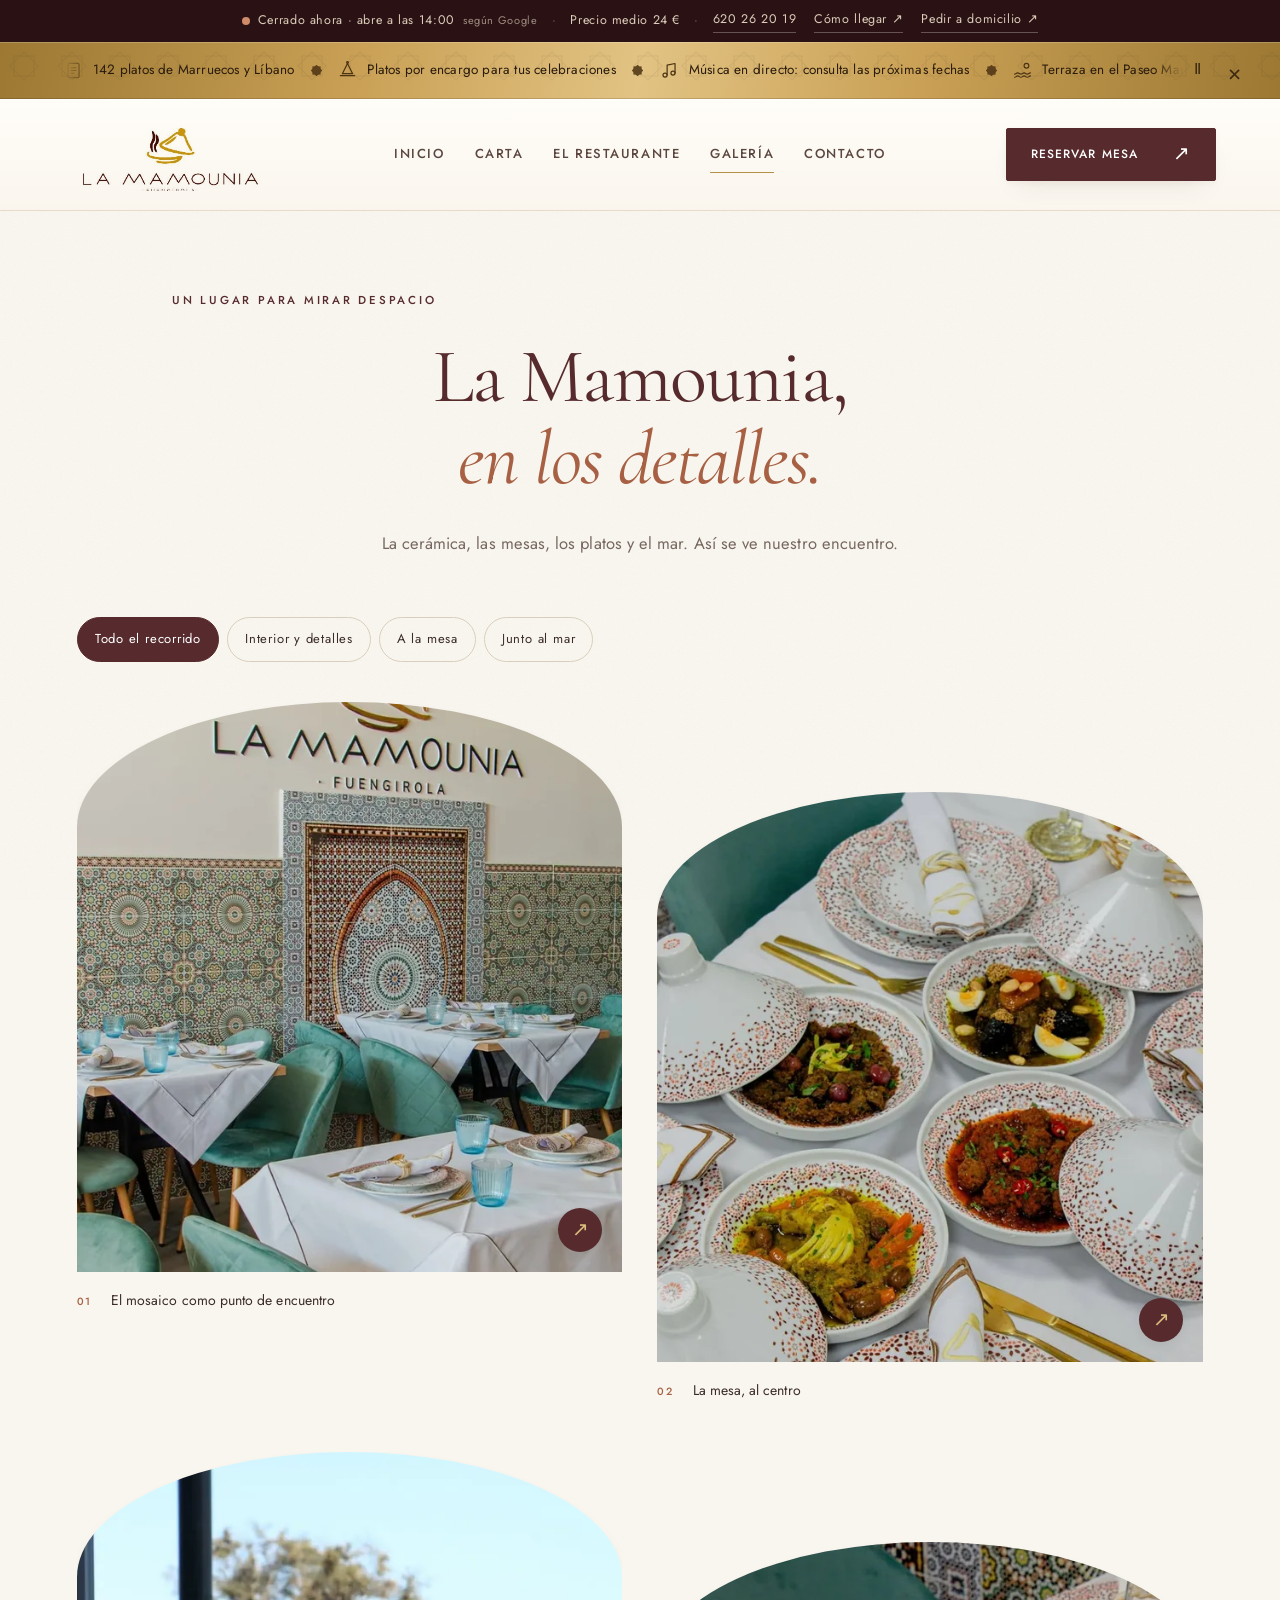
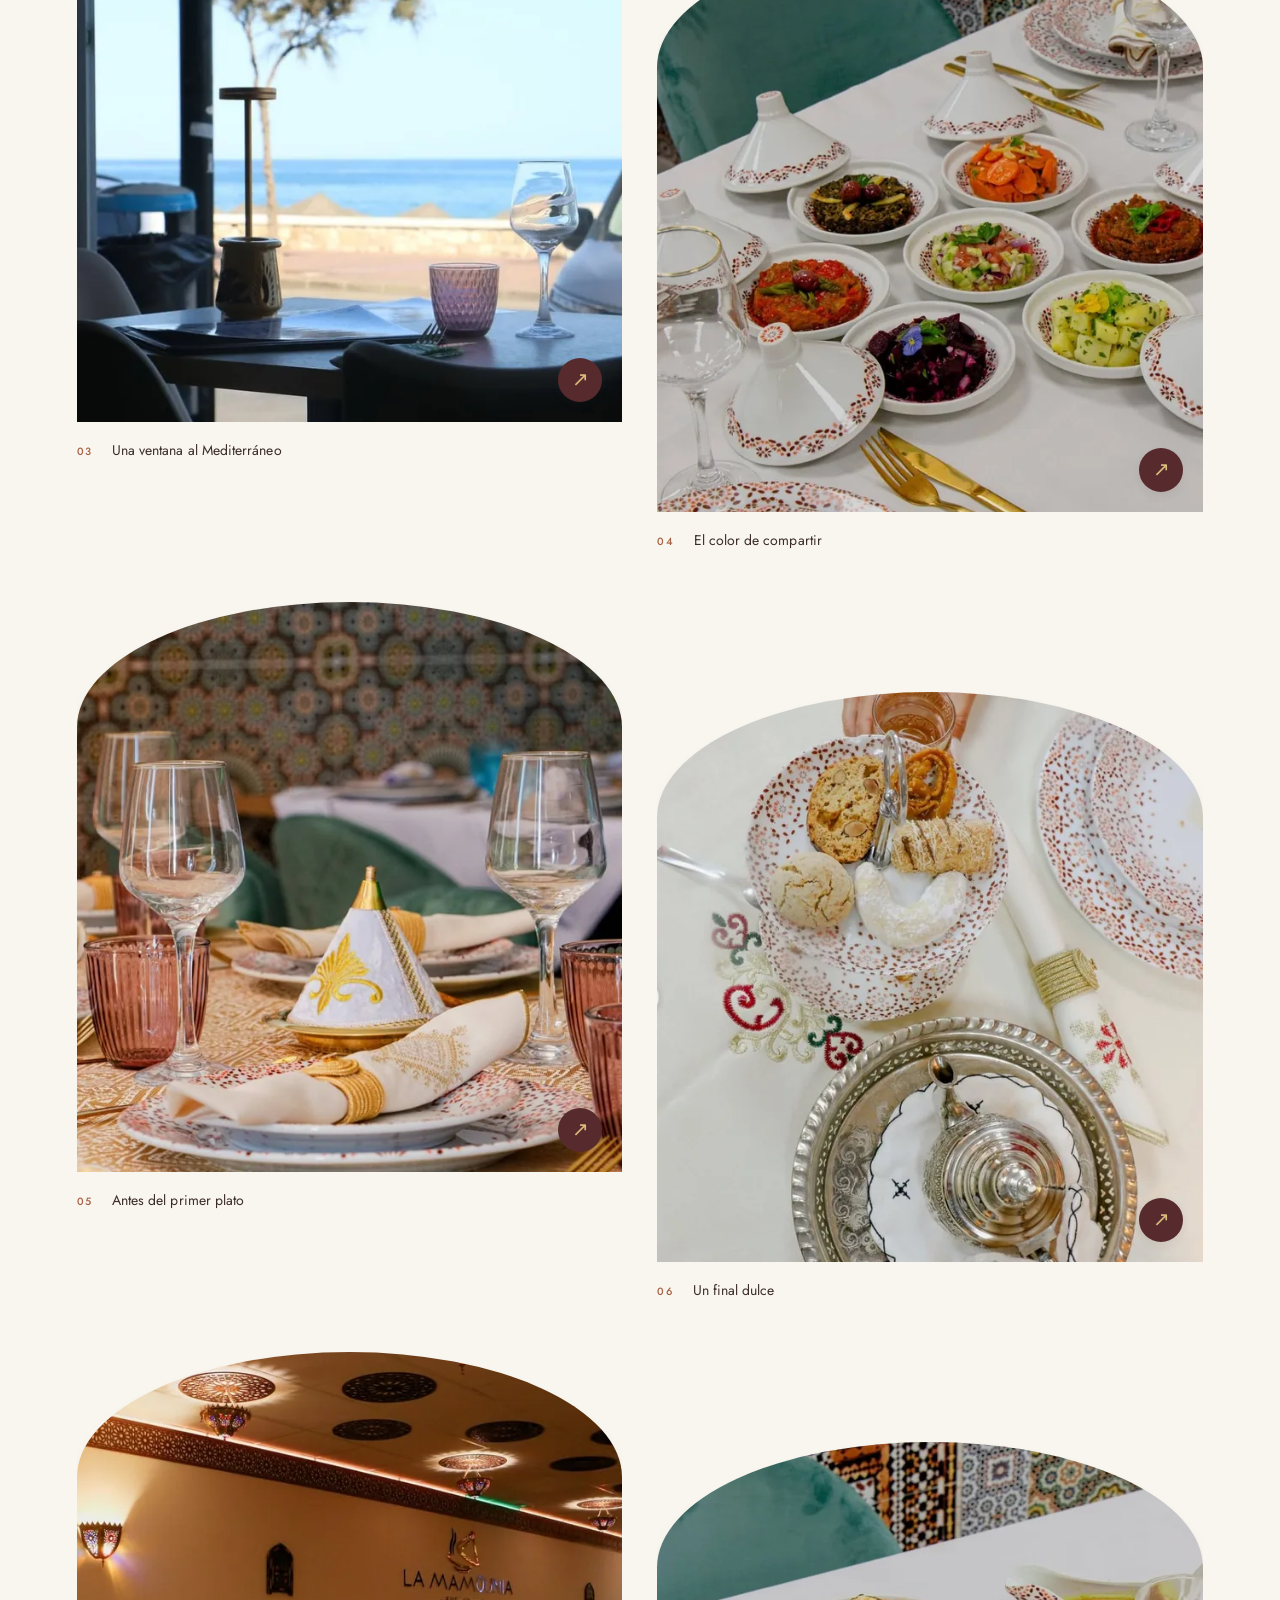
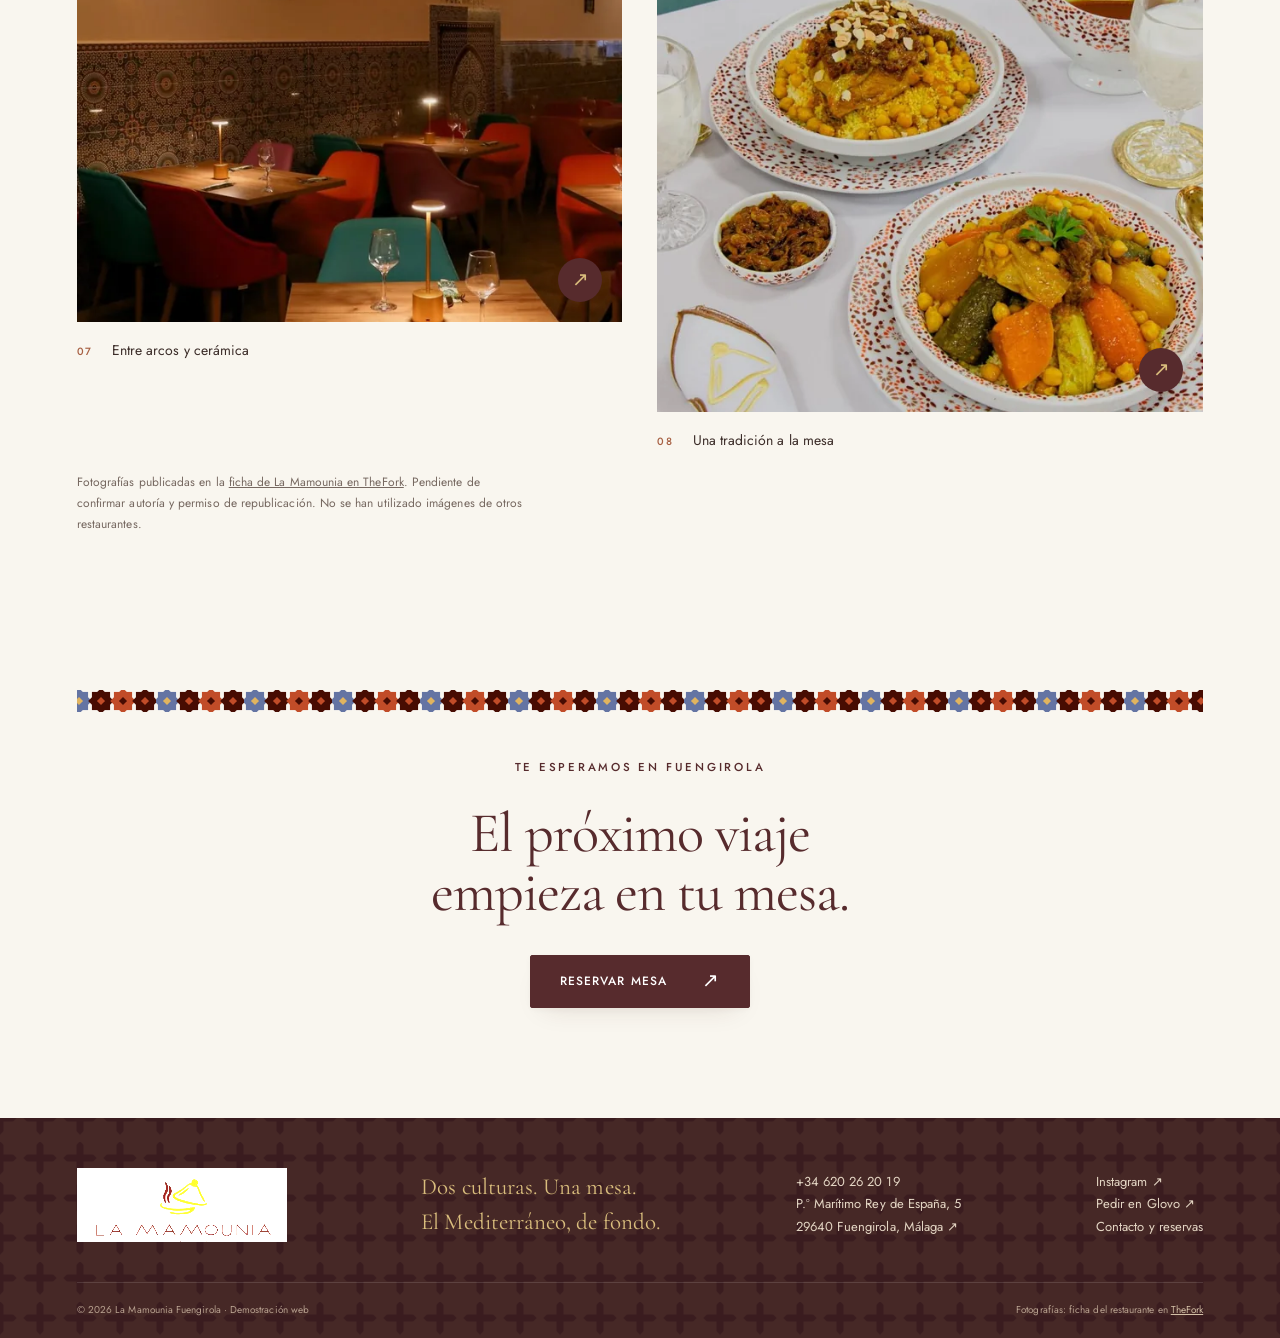
<file: galeria.html>
<!DOCTYPE html><html lang="es"><head><meta charset="utf-8"><meta name="viewport" content="width=device-width, initial-scale=1"><title>Galería | La Mamounia Fuengirola</title><meta name="description" content="Un recorrido visual por el interior, los mosaicos, las mesas y los platos de La Mamounia Fuengirola."><meta property="og:title" content="Galería | La Mamounia Fuengirola"><meta property="og:description" content="Un recorrido visual por el interior, los mosaicos, las mesas y los platos de La Mamounia Fuengirola."><meta property="og:type" content="website"><meta property="og:locale" content="es_ES"><meta name="theme-color" content="#562b2b"><link rel="icon" href="logo.jpg"><link rel="stylesheet" href="css/styles.css?v=carta-7"><link rel="stylesheet" href="css/theme.css?v=tema-14"><script type="application/ld+json">{"@context": "https://schema.org", "@type": "Restaurant", "name": "La Mamounia Fuengirola", "telephone": "+34620262019", "address": {"@type": "PostalAddress", "streetAddress": "Paseo Marítimo Rey de España, 5", "addressLocality": "Fuengirola", "postalCode": "29640", "addressRegion": "Málaga", "addressCountry": "ES"}, "servesCuisine": ["Marroquí", "Libanesa", "Oriente Medio"], "sameAs": ["https://www.instagram.com/lamamouniafuengirola/", "https://www.thefork.es/restaurante/la-mamounia-fuengirola-r844690"]}</script><script src="js/script.js?v=ticker-1" defer></script></head><body class="page-galeria"><a class="skip" href="#contenido">Saltar al contenido</a><div class="utility-bar"><span class="utility-status" id="open-status">P.º Marítimo Rey de España, 5 · Fuengirola</span><span class="utility-sep" aria-hidden="true">·</span><span>Precio medio 24 €</span><span class="utility-sep" aria-hidden="true">·</span><a href="tel:+34620262019">620 26 20 19</a><a class="utility-link" href="https://www.google.com/maps/search/?api=1&query=La+Mamounia+Fuengirola+Paseo+Maritimo+Rey+de+Espana+5" target="_blank" rel="noopener">Cómo llegar ↗</a><a class="utility-link" href="https://glovoapp.com/es/es/fuengirola/stores/la-mamounia-fuengirola" target="_blank" rel="noopener">Pedir a domicilio ↗</a></div><aside class="announcement" aria-label="Avisos de La Mamounia"><a class="ticker-item" href="carta.html"><span>142 platos de Marruecos y Líbano · Descubre la carta ↗</span></a></aside><header><a class="brand" href="index.html" aria-label="La Mamounia, inicio"><span class="logo"><img src="logo.jpg" alt="La Mamounia Fuengirola" width="715" height="715"></span></a><button class="menu-toggle" aria-expanded="false" aria-controls="navigation">Menú <span>☰</span></button><nav id="navigation" aria-label="Navegación principal"><a href="index.html">Inicio</a><a href="carta.html">Carta</a><a href="experiencia.html">El restaurante</a><a href="galeria.html" aria-current="page">Galería</a><a href="contacto.html">Contacto</a></nav><a class="button header-book" href="contacto.html#reservar">Reservar mesa <span>↗</span></a></header><main id="contenido"><section class="page-intro wrap"><p class="eyebrow">UN LUGAR PARA MIRAR DESPACIO</p><h1>La Mamounia,<br><em>en los detalles.</em></h1><p class="intro-copy">La cerámica, las mesas, los platos y el mar. Así se ve nuestro encuentro.</p></section><section class="wrap gallery-section"><div class="mood-filters" aria-label="Filtrar fotografías"><button data-gallery="todos" aria-pressed="true">Todo el recorrido</button><button data-gallery="interior" aria-pressed="false">Interior y detalles</button><button data-gallery="platos" aria-pressed="false">A la mesa</button><button data-gallery="espacio" aria-pressed="false">Junto al mar</button></div><div class="gallery-grid"><figure data-kind="interior"><button class="gallery-open" aria-label="Ampliar: El mosaico como punto de encuentro"><img srcset="assets/images/interior-640.webp 640w" sizes="(max-width:560px) 100vw, 54vw" class="" src="assets/images/interior-640.webp" alt="El mosaico como punto de encuentro" loading="lazy" width="1000" height="1300"><span aria-hidden="true">↗</span></button><figcaption><span>01</span> El mosaico como punto de encuentro</figcaption></figure><figure data-kind="platos"><button class="gallery-open" aria-label="Ampliar: La mesa, al centro"><img srcset="assets/images/tajines-640.webp 640w, assets/images/tajines-1024.webp 1024w" sizes="(max-width:560px) 100vw, 33vw" class="" src="assets/images/tajines-1024.webp" alt="La mesa, al centro" loading="lazy" width="1000" height="1300"><span aria-hidden="true">↗</span></button><figcaption><span>02</span> La mesa, al centro</figcaption></figure><figure data-kind="espacio"><button class="gallery-open" aria-label="Ampliar: Una ventana al Mediterráneo"><img srcset="assets/images/mar-640.webp 640w" sizes="(max-width:560px) 100vw, 40vw" class="" src="assets/images/mar-640.webp" alt="Una ventana al Mediterráneo" loading="lazy" width="1000" height="1300"><span aria-hidden="true">↗</span></button><figcaption><span>03</span> Una ventana al Mediterráneo</figcaption></figure><figure data-kind="platos"><button class="gallery-open" aria-label="Ampliar: El color de compartir"><img srcset="assets/images/mezze-640.webp 640w" sizes="(max-width:560px) 50vw, 20vw" class="" src="assets/images/mezze-640.webp" alt="El color de compartir" loading="lazy" width="1000" height="1300"><span aria-hidden="true">↗</span></button><figcaption><span>04</span> El color de compartir</figcaption></figure><figure data-kind="interior"><button class="gallery-open" aria-label="Ampliar: Antes del primer plato"><img srcset="assets/images/mesa-640.webp 640w" sizes="(max-width:560px) 100vw, 40vw" class="" src="assets/images/mesa-640.webp" alt="Antes del primer plato" loading="lazy" width="1000" height="1300"><span aria-hidden="true">↗</span></button><figcaption><span>05</span> Antes del primer plato</figcaption></figure><figure data-kind="platos"><button class="gallery-open" aria-label="Ampliar: Un final dulce"><img srcset="assets/images/dulces-640.webp 640w" sizes="(max-width:560px) 50vw, 20vw" class="" src="assets/images/dulces-640.webp" alt="Un final dulce" loading="lazy" width="1000" height="1300"><span aria-hidden="true">↗</span></button><figcaption><span>06</span> Un final dulce</figcaption></figure><figure data-kind="interior"><button class="gallery-open" aria-label="Ampliar: Entre arcos y cerámica"><img srcset="assets/images/sala-640.webp 640w" sizes="(max-width:560px) 100vw, 33vw" class="" src="assets/images/sala-640.webp" alt="Entre arcos y cerámica" loading="lazy" width="1000" height="1300"><span aria-hidden="true">↗</span></button><figcaption><span>07</span> Entre arcos y cerámica</figcaption></figure><figure data-kind="platos"><button class="gallery-open" aria-label="Ampliar: Una tradición a la mesa"><img srcset="assets/images/cuscus-640.webp 640w, assets/images/cuscus-1024.webp 1024w" sizes="(max-width:560px) 100vw, 50vw" class="" src="assets/images/cuscus-1024.webp" alt="Una tradición a la mesa" loading="lazy" width="1000" height="1300"><span aria-hidden="true">↗</span></button><figcaption><span>08</span> Una tradición a la mesa</figcaption></figure></div><p class="small">Fotografías publicadas en la <a href="https://www.thefork.es/restaurante/la-mamounia-fuengirola-r844690" target="_blank" rel="noopener">ficha de La Mamounia en TheFork</a>. Pendiente de confirmar autoría y permiso de republicación. No se han utilizado imágenes de otros restaurantes.</p><!-- TODO: completar con fotografías autorizadas de la terraza, té, especias y ambiente nocturno. --></section><dialog id="lightbox" aria-label="Fotografía ampliada"><button class="lightbox-close" aria-label="Cerrar fotografía">Cerrar ×</button><img srcset="assets/images/interior-640.webp 640w" sizes="(max-width:560px) 100vw, 54vw" src="assets/images/interior-640.webp" alt=""><p></p></dialog><section class="closing wrap"><p class="eyebrow">TE ESPERAMOS EN FUENGIROLA</p><h2>El próximo viaje<br>empieza en tu mesa.</h2><a class="button" href="contacto.html#reservar">Reservar mesa <span>↗</span></a></section></main><footer><div class="footer-main"><a class="brand" href="index.html"><span class="logo"><img src="logo.jpg" alt="La Mamounia Fuengirola" width="715" height="715"></span></a><p>Dos culturas. Una mesa.<br>El Mediterráneo, de fondo.</p><div><a href="tel:+34620262019">+34 620 26 20 19</a><br><a href="https://www.google.com/maps/search/?api=1&query=La+Mamounia+Fuengirola+Paseo+Maritimo+Rey+de+Espana+5" target="_blank" rel="noopener">P.º Marítimo Rey de España, 5<br>29640 Fuengirola, Málaga ↗</a></div><div><a href="https://www.instagram.com/lamamouniafuengirola/" target="_blank" rel="noopener">Instagram ↗</a><br><a href="https://glovoapp.com/es/es/fuengirola/stores/la-mamounia-fuengirola" target="_blank" rel="noopener">Pedir en Glovo ↗</a><br><a href="contacto.html">Contacto y reservas</a></div></div><div class="footer-bottom"><span>© 2026 La Mamounia Fuengirola · Demostración web</span><span>Fotografías: ficha del restaurante en <a href="https://www.thefork.es/restaurante/la-mamounia-fuengirola-r844690" target="_blank" rel="noopener">TheFork</a></span></div></footer><div class="mobile-actions"><a href="tel:+34620262019">Llamar</a><a href="https://wa.me/34620262019?text=Hola%2C%20me%20gustar%C3%ADa%20reservar%20una%20mesa%20en%20La%20Mamounia.%0A%0APersonas%3A%20%0AD%C3%ADa%3A%20%0AHora%3A%20%0ANombre%3A%20" target="_blank" rel="noopener">WhatsApp</a><a href="contacto.html#reservar">Reservar ↗</a></div></body></html>
</file>
<file: css/styles.css>
:root{--color-burgundy:#572b2d;--color-gold:#b49146;--color-ivory:#f9f6ef;--color-sand:#eae3d6;--color-terracotta:#a76043;--color-olive:#626c50;--color-night:#263f40;--ink:#382c29;--muted:#766860;--line:#d9cebd}*{box-sizing:border-box}html{scroll-behavior:smooth;scroll-padding-top:110px}body{margin:0;background:var(--color-ivory);color:var(--ink);font-family:Arial,Helvetica,sans-serif;font-size:16px;line-height:1.7}a{color:inherit;text-decoration:none}button,input,select,textarea{font:inherit}button,a,input,select,textarea{-webkit-tap-highlight-color:transparent}button{cursor:pointer}img{display:block;max-width:100%;object-fit:cover}button{color:inherit}h1,h2,h3,p{margin:0}h1,h2,h3{font-family:Georgia,'Times New Roman',serif;font-weight:400;line-height:1.09;letter-spacing:-.045em}h1{font-size:clamp(3.8rem,6.3vw,7rem);color:var(--color-burgundy)}h2{font-size:clamp(2.7rem,4.2vw,4.6rem);color:var(--color-burgundy)}h3{font-size:2.4rem}em{font-weight:400;color:var(--color-terracotta)}p{max-width:65ch}a:focus-visible,button:focus-visible,input:focus-visible,select:focus-visible,textarea:focus-visible{outline:3px solid var(--color-terracotta);outline-offset:5px}a,button{transition:background .2s,color .2s,transform .25s}header{height:106px;display:flex;align-items:center;justify-content:space-between;gap:30px;padding:0 5%;background:#fff;position:relative;z-index:20;border-bottom:1px solid #ece5d9}.brand{flex-shrink:0;display:inline-block}.logo{display:block;width:210px;height:74px;overflow:hidden;background:#fff}.logo img{width:210px;height:210px;max-width:none;transform:translateY(-64px);object-fit:contain}#navigation{display:flex;gap:30px}#navigation a{font-size:14px;position:relative;padding:12px 0}#navigation a:after{content:'';position:absolute;bottom:4px;left:0;width:0;height:1px;background:var(--color-burgundy);transition:width .25s}#navigation a:hover:after,#navigation a[aria-current]:after{width:100%}.button{display:inline-flex;align-items:center;justify-content:center;gap:35px;padding:15px 24px;min-height:52px;background:var(--color-burgundy);color:#fff;border:1px solid var(--color-burgundy);font-size:14px;letter-spacing:.025em}.button:hover{background:#713b3d;transform:translateY(-2px)}.button span{font-size:20px;line-height:1}.outline{background:transparent;color:var(--color-burgundy)}.outline:hover{color:white}.text-link{display:inline-block;border-bottom:1px solid var(--color-gold);padding:8px 0;font-size:14px}.text-link:hover{color:var(--color-terracotta)}.eyebrow{font-size:12px;letter-spacing:.2em;font-weight:600;color:var(--color-burgundy);line-height:1.7;margin-bottom:26px}.wrap{width:min(1320px,88%);margin:auto}.hero{display:grid;grid-template-columns:1fr 1fr;min-height:calc(100svh - 106px);max-height:1000px}.hero-copy{padding:7% 8% 28px 12%;display:flex;flex-direction:column;justify-content:center;position:relative}.hero-copy h1{margin-bottom:25px}.hero-copy>p:not(.eyebrow){font-size:15px;color:var(--muted);line-height:1.9}.gold-line{width:55px;height:1px;background:var(--color-gold);margin:0 0 24px;animation:line-in 1s ease}.hero-actions{display:flex;align-items:center;gap:25px;flex-wrap:wrap;margin-top:32px}.hero-call{font-size:12px;margin-top:19px;color:var(--muted)}.hero-bottom{display:flex;justify-content:space-between;margin-top:52px;font-size:10px;letter-spacing:.14em}.hero-bottom a:first-child{display:flex;gap:14px;align-items:center}.hero-visual{position:relative;min-height:630px;overflow:hidden;padding:28px 28px 0 0;background:var(--color-sand)}.hero-image{width:100%;height:100%;position:absolute;inset:0;object-position:center 47%}.hero-visual:after{content:'';position:absolute;inset:0;background:linear-gradient(0deg,#25151080,transparent 35%);pointer-events:none}.hero-seal{position:absolute;bottom:68px;right:38px;background:white;width:186px;height:118px;display:flex;justify-content:center;align-items:center;border-radius:90px 90px 0 0;z-index:1;padding-top:18px;box-shadow:0 0 0 8px #ffffff24}.hero-seal .logo{width:170px;height:62px}.hero-seal .logo img{width:170px;height:170px;transform:translateY(-51px)}.image-number{position:absolute;bottom:24px;left:30px;z-index:1;color:#fff;font-size:10px;letter-spacing:.18em}.vertical-note{position:absolute;top:30px;right:22px;writing-mode:vertical-rl;letter-spacing:.18em;font-size:10px;color:#fff;text-shadow:0 1px 5px #000}.ribbon{background:var(--color-burgundy);color:#eadfc7;display:flex;align-items:center;justify-content:space-around;gap:20px;padding:24px 4%;font-size:11px;letter-spacing:.18em}.ribbon i{font-size:25px;font-style:normal;color:#d3b673}.journeys{padding-top:108px;padding-bottom:110px}.section-heading{display:flex;justify-content:space-between;align-items:end;margin-bottom:45px;gap:30px}.section-heading p:not(.eyebrow){font-size:14px;color:var(--muted)}.journey-grid{display:grid;grid-template-columns:repeat(3,1fr);gap:36px}.journey img{width:100%;height:380px;transition:transform .6s}.journey:first-child img{border-radius:180px 180px 0 0}.journey{overflow:hidden}.journey.offset{padding-top:70px}.journey div{padding:23px 0;border-bottom:1px solid var(--line)}.journey span,.feature-foot,.experience-notes article>span{font-size:11px;letter-spacing:.16em;color:var(--muted)}.journey h3{margin:14px 0 10px;color:var(--color-burgundy);font-size:2.5rem}.journey h3 b{float:right;font:26px Arial;font-weight:400}.journey p{font-size:14px;color:var(--muted)}.journey:hover img{transform:scale(1.025)}.feature{display:grid;grid-template-columns:1fr 1fr;background:var(--color-burgundy)}.feature-photo img{width:100%;height:690px;object-position:center}.feature-copy{padding:75px 14%;align-self:center;color:#e6dace}.feature-copy h2{color:#fff}.feature-copy em{color:#d7b97c}.feature-copy .eyebrow{color:#d7b97c}.feature-copy>p:not(.eyebrow){margin-top:28px;font-size:15px}.feature-copy .text-link{margin-top:28px}.feature-foot{display:block;color:#d0b99f;margin-top:55px;font-size:10px}.sunset{padding-top:120px;padding-bottom:100px;display:grid;grid-template-columns:1.2fr 1fr;gap:10%;align-items:center}.sunset p:not(.eyebrow){margin:25px 0;color:var(--muted)}.sunset img{width:100%;height:480px;border-radius:220px 220px 0 0}.review-strip{border-top:1px solid var(--line);border-bottom:1px solid var(--line);display:flex;align-items:center;justify-content:space-between;padding:32px 0;gap:25px;flex-wrap:wrap}.review-strip strong{font:3.5rem Georgia;color:var(--color-burgundy)}.review-strip strong span{font-size:1.3rem}.review-strip p{font-size:14px}.review-strip small{width:100%;font-size:11px;color:var(--muted)}.closing{padding:95px 0 110px;text-align:center;background-image:linear-gradient(45deg,transparent 49%,#b4914610 49%,#b4914610 51%,transparent 51%);background-size:65px 65px}.closing p{margin-left:auto;margin-right:auto}.closing h2{margin-bottom:32px}.closing .button{min-width:220px}footer{background:#ece5d8;padding:50px 6% 20px}.footer-main{display:flex;justify-content:space-between;gap:30px;align-items:center;font-size:13px}.footer-main p{font-family:Georgia;font-size:21px;line-height:1.5;color:var(--color-burgundy)}.footer-bottom{border-top:1px solid #cfc2b0;margin-top:40px;padding-top:18px;display:flex;justify-content:space-between;gap:20px;font-size:10px;color:#6c5c50}.footer-bottom a{text-decoration:underline}.menu-toggle,.mobile-actions{display:none}.skip{position:fixed;top:-100px;left:10px;background:white;padding:15px;z-index:100}.skip:focus{top:10px}.page-intro{padding:80px 0 60px}.page-intro h1{font-size:clamp(3.5rem,6vw,6.5rem)}.intro-copy{margin-top:30px;color:var(--muted)}.menu-layout{display:grid;grid-template-columns:240px 1fr;gap:65px;padding-bottom:80px}.menu-sidebar{border-top:1px solid var(--line);padding-top:25px}.category-filters{display:flex;flex-direction:column;gap:3px;margin-bottom:20px}.category-filters button{background:transparent;text-align:left;padding:9px 12px;border:0;font-size:14px;border-left:2px solid transparent}.category-filters button[aria-pressed=true]{background:#ebe0d4;border-color:var(--color-burgundy);color:var(--color-burgundy)}.small{font-size:12px;line-height:1.75;color:var(--muted);margin-top:20px}.small a{text-decoration:underline}.mood-filters{display:flex;gap:8px;flex-wrap:wrap;margin-bottom:22px}.mood-filters button{border:1px solid var(--line);background:transparent;border-radius:25px;font-size:13px;padding:10px 17px}.mood-filters button[aria-pressed=true]{background:var(--color-burgundy);border-color:var(--color-burgundy);color:#fff}.menu-group{margin-top:40px;animation:fade-in .3s ease}.menu-group h2{font-size:2.8rem;padding-bottom:22px;border-bottom:1px solid var(--color-gold)}.menu-group-photo{width:100%;height:260px;margin-bottom:28px;object-position:center 55%}.dish{display:grid;grid-template-columns:1fr auto;gap:8px 20px;padding:23px 0;border-bottom:1px solid var(--line)}.dish h3{font-size:1.6rem;letter-spacing:-.02em}.dish p{font-size:14px;color:var(--muted);grid-column:1}.dish .price{font-size:16px;color:var(--color-burgundy);grid-column:2;grid-row:1}.diet{font-size:11px;color:var(--color-olive);display:block;margin-top:7px;letter-spacing:.03em}.experience-lead{display:grid;grid-template-columns:1fr 1fr;gap:9%;align-items:center}.experience-lead img{height:650px;width:100%;border-radius:250px 250px 0 0}.experience-lead p:not(.eyebrow){margin-top:26px;color:var(--muted)}.experience-notes{display:grid;grid-template-columns:repeat(3,1fr);gap:50px;padding:90px 0}.experience-notes h3{font-size:2rem;margin:22px 0}.experience-notes p{font-size:14px;color:var(--muted)}.gallery-section{padding-bottom:60px}.gallery-grid{display:grid;grid-template-columns:1fr 1fr;gap:50px 35px;align-items:start;margin-top:40px}.gallery-grid figure{margin:0}.gallery-grid figure:nth-child(even){padding-top:90px}.gallery-open{display:block;width:100%;border:0;padding:0;background:transparent;position:relative;overflow:hidden}.gallery-open img{width:100%;height:570px;transition:transform .6s}.gallery-open:hover img{transform:scale(1.035)}.gallery-open span{position:absolute;bottom:20px;right:20px;border-radius:50%;width:44px;height:44px;display:grid;place-items:center;background:var(--color-ivory);font-size:24px}.gallery-grid figcaption{font-size:14px;margin-top:16px}.gallery-grid figcaption span{color:var(--color-terracotta);margin-right:15px;font-size:12px}dialog{padding:18px;border:0;max-width:min(900px,92vw);max-height:94svh;background:var(--color-ivory)}dialog::backdrop{background:#1e1516df}dialog img{max-height:76svh;width:auto;margin:auto}dialog p{font-size:14px;margin-top:12px}.lightbox-close{display:block;margin:0 0 12px auto;background:transparent;border:0;min-height:44px;padding:0 15px}.contact-grid{display:grid;grid-template-columns:1fr 1fr;gap:10%;padding-bottom:100px}.contact-details h2{font-size:3.2rem;margin-bottom:30px}address{font-style:normal;margin-bottom:15px}.contact-block{border-top:1px solid var(--line);padding-top:25px;margin-top:32px}.contact-block .eyebrow{margin-bottom:10px}.phone{font-family:Georgia;font-size:2.6rem}.contact-buttons{display:flex;flex-wrap:wrap;gap:12px;margin-top:22px}.reservation{background:#eee7db;padding:40px}.reservation h2{font-size:3.3rem;margin-bottom:20px}.demo-note{padding:18px;border-left:2px solid var(--color-gold);background:#f8f3e9;font-size:13px;margin:28px 0}.demo-note p{margin-top:5px}.form-field{margin-bottom:18px;min-width:0}.form-field label{display:block;font-size:13px;margin-bottom:6px}.form-field label span{color:var(--muted)}input,select,textarea{display:block;width:100%;min-width:0;max-width:100%;background:#faf7f1;border:1px solid #c6b9a8;padding:12px;color:var(--ink);border-radius:0}textarea{resize:vertical}.form-row{display:grid;grid-template-columns:1fr 1fr;gap:15px}.error{display:block;color:#982d2d;font-size:12px;margin-top:4px}[aria-invalid=true]{border-color:#982d2d}#form-status{font-size:14px;margin-top:20px;color:var(--color-burgundy)}[hidden]{display:none!important}@keyframes fade-in{from{opacity:0;transform:translateY(8px)}to{opacity:1;transform:none}}@keyframes line-in{from{width:0}to{width:55px}}@media(min-width:1600px){.hero-copy{padding-left:max(12%,calc((100vw - 1320px)/2))}.hero-copy h1{font-size:7.2rem}}@media(max-width:1100px){header{padding:0 4%;gap:15px}#navigation{gap:18px}#navigation a{font-size:13px}.header-book{padding:13px 17px;gap:14px}.logo{width:180px}.logo img{width:180px;height:180px;transform:translateY(-50px)}.hero-copy{padding-left:10%;padding-right:7%}.hero-actions{gap:16px}.hero-copy h1{font-size:5rem}.journey-grid{gap:22px}.journey img{height:320px}.feature-copy{padding:50px 10%}.footer-main{flex-wrap:wrap}.menu-layout{gap:35px;grid-template-columns:210px 1fr}.contact-grid{gap:5%}.reservation{padding:28px}.gallery-open img{height:450px}}@media(max-width:800px){header{height:86px;padding:0 6%}.logo{width:175px;height:64px}.logo img{width:175px;height:175px;transform:translateY(-51px)}.header-book{display:none}.menu-toggle{display:flex;gap:15px;align-items:center;border:0;background:none;min-height:48px;font-size:14px}.menu-toggle span{font-size:22px}#navigation{display:none;position:absolute;top:86px;left:0;right:0;background:white;flex-direction:column;padding:20px 6% 30px;gap:8px;border-bottom:1px solid var(--line)}#navigation.open{display:flex}#navigation a{font-size:18px;padding:10px 0}.hero{min-height:auto;max-height:none;grid-template-columns:1fr 1fr}.hero-copy{padding:45px 9%}.hero-copy h1{font-size:3.5rem}.hero-visual{min-height:640px}.hero-copy .eyebrow{font-size:10px}.hero-copy>p:not(.eyebrow){font-size:14px}.hero-bottom{font-size:9px;gap:15px;flex-wrap:wrap;margin-top:30px}.hero-seal{right:25px;bottom:70px;width:155px;height:108px}.hero-seal .logo{width:140px;height:50px}.hero-seal .logo img{width:140px;height:140px;transform:translateY(-42px)}.ribbon{font-size:9px;letter-spacing:.12em;padding:20px 4%;gap:10px}.ribbon i:last-child{display:none}.section-heading{align-items:start;flex-direction:column}.journeys{padding-top:70px;padding-bottom:70px}.journey-grid{gap:20px}.journey img{height:270px}.journey h3{font-size:1.8rem}.journey h3 b{font-size:20px}.journey p{font-size:12px}.feature-photo img{height:620px}.feature-copy{padding:40px 9%}.feature-copy h2{font-size:2.9rem}.sunset{gap:7%;padding:70px 0}.sunset img{height:390px}.sunset h2{font-size:3rem}.menu-layout{grid-template-columns:1fr}.category-filters{flex-direction:row;flex-wrap:wrap;gap:5px}.category-filters button{border:1px solid var(--line);font-size:12px}.menu-sidebar>.small{display:none}.menu-sidebar .eyebrow{margin-bottom:12px}.experience-lead{gap:7%}.experience-lead img{height:510px}.experience-lead h2{font-size:2.7rem}.experience-notes{gap:25px}.experience-notes h3{font-size:1.7rem}.gallery-open img{height:360px}.contact-grid{grid-template-columns:1fr;gap:50px}.contact-details{max-width:600px}.reservation{max-width:650px;width:100%}.mobile-actions{position:fixed;bottom:0;left:0;right:0;display:grid;grid-template-columns:1fr 1fr;z-index:25;background:var(--color-ivory);border-top:1px solid var(--color-burgundy);padding-bottom:env(safe-area-inset-bottom)}.mobile-actions a{text-align:center;padding:14px 10px;font-size:14px}.mobile-actions a:last-child{background:var(--color-burgundy);color:#fff}footer{padding-bottom:85px}.footer-bottom{flex-direction:column;gap:8px}}@media(max-width:560px){.hero{grid-template-columns:1fr}.hero-copy{padding:40px 6% 30px}.hero-copy h1{font-size:4.2rem;line-height:1.01;margin-bottom:23px}.hero-copy .eyebrow{font-size:10px;margin-bottom:22px}.hero-copy>p:not(.eyebrow){font-size:14px}.hero-actions{margin-top:25px;gap:20px}.hero-actions .button{font-size:12px;padding:14px 17px;gap:20px}.hero-actions .text-link{font-size:12px}.hero-bottom{margin-top:27px}.hero-visual{min-height:420px}.hero-image{object-position:center 45%}.hero-seal{width:155px;bottom:58px;right:24px}.ribbon{flex-wrap:wrap;padding:19px 6%}.ribbon span:last-of-type{display:none}.ribbon i:nth-of-type(2){display:none}.wrap{width:88%}.journeys{padding-top:55px}.section-heading h2{font-size:2.9rem}.eyebrow{font-size:10px}.journey-grid{grid-template-columns:1fr}.journey.offset{padding-top:15px}.journey{margin-bottom:18px}.journey img{height:390px}.journey h3{font-size:2.5rem}.journey p{font-size:14px}.journey:first-child img{border-radius:180px 180px 0 0}.feature{grid-template-columns:1fr}.feature-photo img{height:460px}.feature-copy{padding:45px 7% 55px}.feature-copy h2{font-size:3.4rem}.feature-foot{margin-top:35px}.sunset{grid-template-columns:1fr;gap:35px}.sunset img{height:420px}.review-strip{gap:25px}.review-strip>p{font-size:13px}.closing{padding:70px 0}.closing h2{font-size:3rem}.footer-main{display:grid;grid-template-columns:1fr;gap:25px}.footer-main p{font-size:22px}.page-intro{padding:50px 0 35px}.page-intro h1{font-size:3.6rem}.intro-copy{font-size:15px}.menu-layout{gap:12px}.mood-filters{gap:7px}.mood-filters button{font-size:12px;padding:9px 13px}.menu-group h2{font-size:2.4rem}.dish h3{font-size:1.45rem}.dish .price{font-size:14px}.experience-lead{grid-template-columns:1fr;gap:35px}.experience-lead img{height:460px}.experience-lead h2{font-size:3rem}.experience-notes{grid-template-columns:1fr;padding:50px 0;gap:35px}.experience-notes h3{font-size:2.1rem;margin:14px 0}.gallery-grid{gap:25px 13px}.gallery-grid figure:nth-child(even){padding-top:40px}.gallery-open img{height:250px}.gallery-grid figcaption{font-size:12px;line-height:1.5}.gallery-grid figcaption span{display:block}.gallery-open span{width:34px;height:34px;bottom:10px;right:10px}.contact-details h2{font-size:2.8rem}.reservation{padding:25px 18px}.reservation h2{font-size:2.7rem}.form-row{grid-template-columns:1fr}.contact-buttons .button{padding:13px 18px}.desktop{display:none}}@media(prefers-reduced-motion:reduce){html{scroll-behavior:auto}*,*:before,*:after{animation:none!important;transition:none!important}}
/* Refinements after mobile browser QA. */
.menu-sidebar>.small{display:block}
@media(max-width:380px){.feature-copy h2{font-size:2.7rem}.page-intro h1{font-size:3.15rem}.hero-copy h1{font-size:3.8rem}}
@media(max-width:560px){.hero-copy h1{font-size:3.6rem}}
@media(max-width:380px){.hero-copy h1{font-size:3.25rem}}
/* Segunda dirección: más contraste, actualidad y escenas interactivas. */
.announcement{display:flex;align-items:center;justify-content:space-between;gap:20px;padding:9px 5%;background:#b18a42;color:#211b15;min-height:52px;font-size:13px}.announcement-label{font-size:10px;letter-spacing:.15em;font-weight:700;white-space:nowrap}.announcement>a{flex:1;text-align:center;line-height:1.5}.announcement>a span{margin-left:12px}.announcement-controls{display:flex;align-items:center;gap:5px;flex-shrink:0}.announcement-controls button{width:30px;height:34px;border:0;background:transparent;font-size:22px}.announcement-controls button:hover{background:#ffffff40}.announcement-count{font-size:10px;min-width:30px;text-align:center}.announcement-pause{font-size:15px!important}.announcement-close{margin-left:5px}.announcement a:focus-visible,.announcement button:focus-visible{outline-color:#572b2d}.nav-life{color:var(--color-terracotta)}header{height:94px}header nav{gap:24px}.hero-vivid{min-height:calc(100svh - 146px);grid-template-columns:46% 54%;background:#432125}.hero-vivid .hero-copy{background:radial-gradient(ellipse at 0 100%,#82453d66,transparent 60%);padding:9% 10% 30px 13%;color:#f6efe1}.hero-vivid .hero-copy h1{color:#fcf4e5;font-size:clamp(4.4rem,6.6vw,7rem)}.hero-vivid .hero-copy h1 em{color:#dbba7d}.hero-vivid .hero-copy .eyebrow{color:#ddc39b;font-weight:400;letter-spacing:.13em}.little-star{font-size:26px;vertical-align:middle;margin-right:10px}.hero-vivid .hero-copy>p:not(.eyebrow){color:#dfcfc4}.hero-vivid .hero-copy .hero-kicker{color:#e6c58b;margin-bottom:15px;font-family:Georgia;font-style:italic;font-size:20px}.hero-vivid .button{background:#e3c58d;color:#382226;border-color:#e3c58d}.hero-vivid .button:hover{background:#f0d7ac}.hero-vivid .hero-call{color:#d8c3b7}.hero-vivid .hero-visual{min-height:650px;background:#432125}.hero-vivid .hero-image{border-radius:290px 0 0 0;transition:opacity .3s ease;object-position:center 48%}.hero-vivid .hero-seal{bottom:116px;right:32px}.hero-vivid .hero-visual:after{background:linear-gradient(0deg,#1c1b18db,transparent 40%);border-radius:290px 0 0 0}.hero-scenes{position:absolute;bottom:24px;left:35px;right:30px;z-index:3;display:flex;gap:20px}.hero-scenes button{color:#e9dac7;border:0;border-top:1px solid #ffffff55;background:none;padding:14px 0 0;flex:1;text-align:left;font-size:11px;letter-spacing:.06em;min-height:44px}.hero-scenes button span{margin-left:8px;font-size:12px}.hero-scenes button[aria-pressed=true]{border-top:2px solid #e5c78e;color:#fff}.hero-story{position:absolute;bottom:120px;left:28px;display:flex;gap:18px;align-items:center;background:#fbf5e9;color:#52282b;padding:10px 20px 10px 10px;z-index:3;box-shadow:0 12px 40px #0002}.hero-story img{width:72px;height:88px;object-fit:cover}.hero-story span{font:21px/1.2 Georgia}.hero-story small{display:block;font:9px/1.5 Arial;letter-spacing:.12em;margin-bottom:10px}.hero-story b{font-weight:400;margin-left:20px}.discovery-bar{display:flex;justify-content:space-between;gap:24px;align-items:center;padding:24px 6%;border-bottom:1px solid var(--line);font-size:13px;flex-wrap:wrap;background:#eee5d5}.discovery-bar>a:first-child{display:flex;align-items:center;gap:12px}.stars{letter-spacing:2px;color:#8e6724}.discovery-bar small{font-size:10px;color:#76634f}.page-index .ribbon{display:none}.happenings{padding:95px 0 20px}.happenings .section-heading{align-items:center}.happenings h2{font-size:clamp(3.2rem,5vw,5.3rem)}.happenings .section-heading .text-link{margin-top:12px}.stories-grid{display:grid;grid-template-columns:1.22fr 1fr 1fr;gap:22px}.story-card{position:relative;min-height:580px;background:#352727;overflow:hidden;display:flex;align-items:flex-end;color:white}.story-card>img{position:absolute;inset:0;width:100%;height:100%;transition:transform .8s}.story-card:after{content:'';position:absolute;inset:0;background:linear-gradient(0deg,#241616fa 0%,#231b17d9 36%,#21131312 85%)}.story-card:hover>img{transform:scale(1.045)}.story-content{z-index:1;position:relative;padding:30px}.story-label{display:inline-block;font-size:10px;letter-spacing:.13em;border:1px solid #e1c79566;padding:6px 10px;color:#efd7ac;margin-bottom:20px}.story-content h3{font-size:2.5rem;letter-spacing:-.035em;line-height:1.08;margin-bottom:18px}.story-content p{font-size:14px;line-height:1.65;color:#eadfd2}.story-content a{font-size:13px;display:inline-block;margin-top:22px;border-bottom:1px solid #d1ad74;padding-bottom:6px}.story-content small{display:block;font-size:10px;line-height:1.5;color:#d1c0af;margin-top:16px}.story-source{font-size:11px;color:var(--muted);margin-top:16px;max-width:none}.story-card:nth-child(2){margin-top:48px}.story-card:nth-child(3){margin-top:96px}.plan-section{padding:100px 0;background:#e5e9e1}.plan-layout{display:grid;grid-template-columns:.85fr 1.2fr;gap:8%;align-items:center}.plan-layout h2{font-size:clamp(3rem,4.4vw,4.6rem)}.plan-tabs{margin-top:35px}.plan-tabs button{display:flex;align-items:center;gap:18px;width:100%;text-align:left;background:none;border:0;border-bottom:1px solid #abb9ac;padding:22px 0;color:#4a6054;font-size:12px}.plan-tabs button span{flex:1;font-family:Georgia;font-size:24px}.plan-tabs button[aria-selected=true]{color:var(--color-burgundy);border-bottom:2px solid var(--color-burgundy)}.plan-panel{position:relative;padding-bottom:60px}.plan-panel>img{width:82%;height:540px;border-radius:220px 220px 0 0;object-fit:cover}.plan-panel>div{position:absolute;bottom:0;right:0;max-width:360px;width:76%;background:var(--color-ivory);padding:32px;border-top:3px solid var(--color-gold)}.plan-panel h3{font-size:2.4rem;margin:12px 0}.plan-panel p{font-size:14px;color:var(--muted)}.plan-panel .text-link{margin-top:16px}.plan-panel .eyebrow{font-size:10px}.review-strip .eyebrow{display:block;margin-bottom:8px}.review-strip strong{display:block}.occasion-note{padding:70px 0;border-bottom:1px solid var(--line)}.occasion-note p:not(.eyebrow){margin-top:25px}.occasion-note a{margin-top:15px}.opening-hours{font-size:14px}.opening-hours div{display:flex;justify-content:space-between;gap:20px;padding:10px 0;border-bottom:1px solid var(--line)}.opening-hours dd{margin:0;white-space:nowrap}.reveal-ready{opacity:0;transform:translateY(24px);transition:opacity .7s ease,transform .7s ease}.reveal-ready.is-visible{opacity:1;transform:none}.hero-image.scene-enter{animation:scene-in .7s ease}@keyframes scene-in{from{opacity:.5;transform:scale(1.035)}to{opacity:1;transform:scale(1)}}
@media(max-width:1200px){header nav{gap:17px}header nav a{font-size:12px}.hero-vivid .hero-copy{padding:45px 9% 25px}.hero-vivid .hero-copy h1{font-size:5rem}.hero-story{bottom:115px;left:20px;padding-right:14px}.hero-story span{font-size:18px}.hero-story img{width:60px;height:70px}.hero-vivid .hero-seal{top:25px;bottom:auto;right:25px;transform:scale(.75);transform-origin:top right}.stories-grid{gap:16px}.story-content{padding:23px}.story-content h3{font-size:2.1rem}.story-card{min-height:570px}}
@media(max-width:900px){.announcement-label{display:none}.announcement{padding-left:4%;padding-right:4%;gap:10px}.announcement>a{text-align:left;font-size:12px}.hero-vivid .hero-copy h1{font-size:4rem}.hero-vivid .hero-copy .hero-kicker{font-size:18px}.stories-grid{grid-template-columns:1fr 1fr}.story-card:nth-child(3){margin-top:0;grid-column:1/-1;min-height:340px}.story-card:nth-child(3)>img{object-position:center 55%}.story-card:nth-child(3) .story-content{max-width:550px}.plan-layout{gap:5%}.plan-panel>div{padding:25px}.plan-panel h3{font-size:2rem}.nav-life{display:none}}
@media(max-width:800px){header{height:86px}header nav a{font-size:18px}.nav-life{display:block}.hero-vivid{grid-template-columns:1fr 1fr}.hero-vivid .hero-visual{min-height:690px}.hero-scenes{left:20px;right:20px;gap:10px}.hero-scenes button span{display:block;margin-left:0;margin-top:5px}.hero-story{right:20px;left:20px}.hero-story span{font-size:16px}.hero-story small{font-size:8px}.discovery-bar{gap:12px 22px;font-size:12px}.discovery-bar>a:first-child{width:100%}.happenings{padding-top:60px}.story-card{min-height:550px}.story-card:nth-child(2){margin-top:35px}.plan-layout{grid-template-columns:1fr;gap:40px}.plan-panel{max-width:600px;margin:auto;width:100%}.plan-tabs{display:flex;gap:20px}.plan-tabs button{gap:8px}.plan-tabs button span{font-size:18px}}
@media(max-width:560px){.announcement{align-items:center;min-height:84px;padding:10px 5%;gap:8px}.announcement>a{font-size:11px;line-height:1.55}.announcement>a strong{display:block;font-size:12px}.announcement-controls{gap:0}.announcement-controls button{width:26px;height:44px}.announcement-count{display:none}.announcement-close{margin-left:0}.hero-vivid{grid-template-columns:1fr;min-height:0}.hero-vivid .hero-copy{padding:32px 6% 26px}.hero-vivid .hero-copy h1{font-size:3.6rem;line-height:1.02;margin-bottom:18px}.hero-vivid .hero-copy .eyebrow{font-size:10px;margin-bottom:18px}.little-star{font-size:19px}.hero-vivid .hero-copy .hero-kicker{font-size:17px;margin-bottom:10px}.hero-vivid .hero-copy>p:not(.eyebrow){font-size:13px}.hero-vivid .gold-line{margin-bottom:15px}.hero-vivid .hero-bottom{margin-top:24px}.hero-vivid .hero-visual{min-height:485px;margin-left:6%}.hero-vivid .hero-image,.hero-vivid .hero-visual:after{border-radius:150px 0 0 0}.hero-vivid .hero-seal{top:20px;right:16px;transform:scale(.72)}.hero-story{bottom:110px;left:20px;right:auto;padding:9px 16px 9px 9px}.hero-story img{width:60px;height:64px}.hero-story span{font-size:17px}.hero-scenes button{font-size:10px}.hero-scenes button span{font-size:12px}.discovery-bar{padding:21px 6%;font-size:11px}.discovery-bar>a:first-child{gap:8px;flex-wrap:wrap}.discovery-bar small{width:100%}.stars{letter-spacing:1px}.happenings h2{font-size:3.7rem}.stories-grid{grid-template-columns:1fr;gap:20px}.story-card,.story-card:nth-child(2),.story-card:nth-child(3){margin-top:0;min-height:520px;grid-column:auto}.story-content{padding:28px}.story-content h3{font-size:2.6rem}.story-content p{font-size:14px}.story-card:nth-child(2){min-height:470px}.story-card:nth-child(3){min-height:470px}.story-source{font-size:11px}.plan-section{padding:60px 0}.plan-tabs{flex-direction:column;gap:0;margin-top:25px}.plan-tabs button{padding:17px 0;gap:20px}.plan-tabs button span{font-size:23px}.plan-panel>img{height:440px;width:92%}.plan-panel>div{width:87%;max-width:none;padding:25px}.plan-panel{padding-bottom:165px}.plan-panel h3{font-size:2.2rem}.opening-hours div{font-size:12px}.review-strip>div:last-of-type{width:100%}}
@media(max-width:380px){.hero-vivid .hero-copy h1{font-size:3.15rem}.announcement{padding:9px 4%;gap:4px}.announcement-controls button{width:23px}.story-content{padding:22px}.story-content h3{font-size:2.3rem}}
@media(prefers-reduced-motion:reduce){.reveal-ready{opacity:1;transform:none}.hero-image.scene-enter{animation:none}}

/* Fotografías individuales verificadas en la carta Glovo. */
.menu-photo-note{font-size:13px;color:var(--muted);padding:18px 0;border-bottom:1px solid var(--line)}.menu-photo-note a{text-decoration:underline;color:var(--color-burgundy)}
.dish.dish-with-photo{grid-template-columns:154px minmax(0,1fr) auto;column-gap:25px;align-items:start;padding:26px 0;min-height:195px}.dish-photo{margin:0;grid-column:1;grid-row:1/4;overflow:hidden}.dish-photo img{width:154px;height:154px;object-fit:contain;background:#eee9df;border-radius:3px;transition:transform .4s}.dish-with-photo:hover .dish-photo img{transform:scale(1.025)}.dish-photo figcaption{font-size:10px;line-height:1.5;color:var(--muted);margin-top:7px}.dish-with-photo h3{grid-column:2;grid-row:1;padding-top:8px}.dish-with-photo p{grid-column:2;grid-row:2}.dish-with-photo .price{grid-column:3;grid-row:1;padding-top:8px;white-space:nowrap}
@media(max-width:560px){.dish.dish-with-photo{grid-template-columns:100px minmax(0,1fr);column-gap:16px;min-height:150px;padding:20px 0}.dish-photo img{width:100px;height:100px}.dish-with-photo h3{font-size:1.4rem;padding:0}.dish-with-photo p{font-size:12px}.dish-with-photo .price{grid-column:2;grid-row:3;padding:0}.dish-photo figcaption{font-size:9px}}

/* =====================================================================
   BARRA DE UTILIDAD, PORTADA Y CARTA — revisión 18/09/2026
   ===================================================================== */
.visually-hidden{position:absolute;width:1px;height:1px;padding:0;margin:-1px;overflow:hidden;clip:rect(0 0 0 0);white-space:nowrap;border:0}
html{scroll-padding-top:90px}

/* --- Barra de utilidad: lo que hace falta saber antes de leer nada --- */
.utility-bar{display:flex;align-items:center;justify-content:center;flex-wrap:wrap;gap:6px 14px;padding:9px 5%;background:var(--color-night);color:#dfe6e0;font-size:12.5px}
.utility-bar a{border-bottom:1px solid #ffffff45;padding-bottom:1px}
.utility-bar a:hover{color:#fff;border-color:#fff}
.utility-sep{opacity:.45}
.utility-link{margin-left:4px}
.utility-status{display:inline-flex;align-items:center;gap:8px}
.utility-status.is-open:before,.utility-status.is-closed:before{content:'';width:8px;height:8px;border-radius:50%;flex-shrink:0}
.utility-status.is-open:before{background:#8cc07a;box-shadow:0 0 0 3px #8cc07a33}
.utility-status.is-closed:before{background:#d08b6a}
.utility-status small{opacity:.65;font-size:11px}

/* --- Portada: «¿por dónde empezamos?» --- */
.tastes{padding:100px 0 90px}
.taste-grid{display:grid;grid-template-columns:repeat(5,1fr);gap:22px}
.taste{display:flex;flex-direction:column;background:#fff;border-bottom:2px solid transparent;overflow:hidden}
.taste img{width:100%;height:230px;background:#eee9df;transition:transform .6s}
.taste:hover img{transform:scale(1.04)}
.taste:hover{border-bottom-color:var(--color-gold)}
.taste>div{padding:20px 18px 24px;display:flex;flex-direction:column;gap:9px;flex:1}
.taste h3{font-size:1.7rem;color:var(--color-burgundy);letter-spacing:-.03em}
.taste p{font-size:13.5px;color:var(--muted);line-height:1.6;flex:1}
.taste-from{font-size:11px;letter-spacing:.09em;color:var(--color-olive);border-top:1px solid var(--line);padding-top:12px}
.taste-note{font-size:12px;color:var(--muted);margin-top:26px;max-width:none;display:flex;gap:18px;align-items:center;flex-wrap:wrap}
.taste-note .text-link{font-size:13px}

/* =====================================================================
   LA CARTA — una sola página, en el orden de una comida
   ===================================================================== */
.carta-top{padding:46px 0 22px}
.carta-top h1{font-size:clamp(3rem,5vw,5rem)}
.carta-sub{font-size:13px;letter-spacing:.06em;color:var(--muted);margin-top:10px}

/* Índice pegajoso: salta a un capítulo, nunca esconde el resto */
.menu-nav{position:sticky;top:0;z-index:15;background:var(--color-ivory);border-top:1px solid var(--line);border-bottom:1px solid var(--line);box-shadow:0 10px 24px -22px #2a1b13}
.menu-nav-inner{display:flex;gap:4px;overflow-x:auto;scrollbar-width:thin;-webkit-overflow-scrolling:touch}
.menu-nav-inner a{flex-shrink:0;padding:16px 16px 14px;font-size:13.5px;letter-spacing:.02em;border-bottom:2px solid transparent;white-space:nowrap;min-height:48px;display:flex;align-items:center}
.menu-nav-inner a:hover{color:var(--color-burgundy)}
.menu-nav-inner a[aria-current=true]{border-bottom-color:var(--color-burgundy);color:var(--color-burgundy);font-weight:700}
.menu-nav-inner a.is-empty{opacity:.35}

/* Buscador, filtros y leyenda */
.menu-tools{display:flex;gap:12px 20px;align-items:center;flex-wrap:wrap;padding:20px 0 4px}
.menu-search{position:relative;flex:1;min-width:220px;max-width:330px}
.menu-search input{padding:11px 38px 11px 14px;border-radius:30px;background:#fff;font-size:14px;min-height:46px}
.menu-search input::-webkit-search-cancel-button{display:none}
#menu-search-clear{position:absolute;right:6px;top:50%;transform:translateY(-50%);border:0;background:#ece3d5;width:30px;height:30px;border-radius:50%;font-size:19px;line-height:1}
.diet-filters{display:flex;gap:7px;flex-wrap:wrap}
.diet-filters button{border:1px solid var(--line);background:transparent;border-radius:25px;font-size:12.5px;padding:9px 15px;min-height:42px}
.diet-filters button[aria-pressed=true]{background:#e8ddcb;border-color:var(--color-gold);color:var(--color-burgundy)}
.menu-legend{font-size:11.5px;color:var(--muted);max-width:none}
.menu-legend abbr{text-decoration:none;color:var(--color-olive);font-size:13px}
.menu-status{width:100%;font-size:13px;color:var(--color-burgundy);max-width:none}
.menu-status.is-active{padding:12px 16px;background:#efe7d9;border-left:3px solid var(--color-gold)}

/* Capítulos */
.menu-book{padding-bottom:40px}
.chapter{padding-top:64px}
.chapter-head{border-bottom:2px solid var(--color-burgundy);padding-bottom:18px;margin-bottom:8px}
.chapter-head .eyebrow{margin-bottom:12px}
.chapter h2{font-size:clamp(2.6rem,4.2vw,4rem)}
.chapter-intro{font-size:15px;color:var(--muted);margin-top:14px;max-width:58ch}

/* Tira de fotos del capítulo, antes de la lista */
.photo-strip{display:flex;gap:14px;overflow-x:auto;padding:26px 0 8px;scrollbar-width:thin;-webkit-overflow-scrolling:touch}
.photo-strip figure{margin:0;flex-shrink:0;width:168px}
.photo-strip img{width:168px;height:168px;object-fit:cover;background:#eee9df}
.photo-strip figcaption{font-size:11.5px;color:var(--muted);margin-top:8px;line-height:1.45}

/* Grupos y líneas de plato, con puntos guía hasta el precio */
.group{padding-top:34px}
.group h3{display:flex;align-items:baseline;justify-content:space-between;gap:16px;flex-wrap:wrap;font-size:1.5rem;letter-spacing:.01em;color:var(--color-burgundy);text-transform:uppercase;font-family:Arial,Helvetica,sans-serif;font-weight:700}
.group-price{font:400 11px/1 Arial,sans-serif;letter-spacing:.12em;color:var(--color-olive);background:#e8ece3;padding:7px 11px;text-transform:none;white-space:nowrap}
.group-note{font-size:13px;color:var(--muted);margin-top:8px;font-style:italic}
.dish{padding:14px 0;border-bottom:1px solid #e8dfd0}
.dish-line{display:flex;align-items:baseline;gap:6px;max-width:none}
.dish-name{font:400 1.18rem/1.35 Georgia,'Times New Roman',serif;color:var(--ink)}
.dish-mark{text-decoration:none;color:var(--color-olive);font-size:.95rem;cursor:help}
.dish-dots{flex:1;border-bottom:1px dotted #c9bba7;transform:translateY(-4px);min-width:22px}
.dish-price{font-size:15px;color:var(--color-burgundy);white-space:nowrap}
.dish-note{font-size:13.5px;color:var(--muted);margin-top:4px;max-width:70ch}
.group-flat .dish-price{display:none}
.group-flat .dish-dots{display:none}
.group-flat .dish-line{gap:0}

.menu-legal{display:grid;grid-template-columns:repeat(3,1fr);gap:40px;padding:70px 0;margin-top:50px;border-top:1px solid var(--line)}
.menu-legal .eyebrow{margin-bottom:12px}
.menu-legal .small{margin-top:0}
.closing-actions{display:flex;gap:14px;justify-content:center;flex-wrap:wrap}

@media(max-width:1100px){
 .taste-grid{grid-template-columns:repeat(3,1fr)}
 .taste img{height:200px}
}
@media(max-width:800px){
 .utility-bar{font-size:11.5px;gap:4px 10px;padding:8px 5%}
 .utility-bar .utility-sep{display:none}
 .tastes{padding:70px 0 60px}
 .taste-grid{grid-template-columns:repeat(2,1fr);gap:16px}
 .taste h3{font-size:1.5rem}
 .carta-top{padding:34px 0 18px}
 .menu-nav-inner{width:100%}
 .menu-nav-inner a{padding:14px 13px 12px;font-size:13px}
 .menu-tools{padding:16px 0 4px;gap:10px 14px}
 .menu-search{max-width:none}
 .chapter{padding-top:46px}
 .photo-strip{width:100%}
 .menu-legal{grid-template-columns:1fr;gap:26px;padding:50px 0}
 .mobile-actions{grid-template-columns:1fr 1fr 1fr}
 .mobile-actions a{font-size:13px;padding:14px 6px}
}
@media(max-width:560px){
 .utility-bar{justify-content:space-between;gap:4px 10px}
 .utility-bar>span:not(.utility-status){display:none}
 .utility-status{width:100%;justify-content:center}
 .taste-grid{grid-template-columns:1fr 1fr;gap:12px}
 .taste img{height:150px}
 .taste>div{padding:14px 13px 18px;gap:7px}
 .taste h3{font-size:1.3rem}
 .taste p{font-size:12.5px}
 .taste-from{font-size:10px;padding-top:9px}
 .diet-filters button{font-size:12px;padding:8px 12px}
 .chapter h2{font-size:2.4rem}
 .chapter-intro{font-size:14px}
 .group h3{font-size:1.25rem}
 .dish-name{font-size:1.05rem}
 .dish-note{font-size:12.5px}
 .dish-price{font-size:14px}
 .photo-strip figure{width:132px}
 .photo-strip img{width:132px;height:132px}
}

/* Ajuste: que la comida empiece dentro de la primera pantalla */
.menu-nav-inner{flex-direction:row;position:static;background:none;border:0}
.carta-top{padding:30px 0 16px}
.carta-top h1{font-size:clamp(2.6rem,4vw,3.6rem)}
.menu-tools{padding:16px 0 4px}
.chapter{padding-top:52px}
.chapter:first-child{padding-top:26px}
.chapter-intro{font-size:14px;margin-top:10px}
.photo-strip{padding:20px 0 6px}
.photo-strip figure{width:132px}
.photo-strip img{width:132px;height:132px}
.group{padding-top:28px}
@media(max-width:800px){
 .chapter:first-child{padding-top:18px}
 .carta-top{padding:22px 0 12px}
}

/* Ajuste móvil: que el primer plato quepa en la primera pantalla */
@media(max-width:560px){
 .carta-top{padding:18px 0 10px}
 .carta-top h1{font-size:2.4rem}
 .carta-sub{font-size:12px;margin-top:6px}
 .menu-tools{padding:12px 0 2px;gap:9px 12px}
 .menu-legend{font-size:11px;order:5}
 .chapter-head{padding-bottom:14px}
 .chapter-intro{font-size:13.5px;margin-top:8px}
 .photo-strip{padding:14px 0 4px;gap:10px}
 .photo-strip figure{width:108px}
 .photo-strip img{width:108px;height:108px}
 .photo-strip figcaption{font-size:10.5px;margin-top:6px}
 .group{padding-top:22px}
}
</file>
<file: css/theme.css>
/* =====================================================================
   LA MAMOUNIA — SISTEMA VISUAL
   Se carga después de styles.css y reescribe su apariencia: tipografía
   propia, ornamento geométrico marroquí (zellige), textura y profundidad.
   Las formas ornamentales son SVG embebido; no hay peticiones a terceros.
   ===================================================================== */

/* ---------- Tipografía autoalojada (SIL OFL 1.1) ---------- */
@font-face{font-family:'Cormorant';src:url('../assets/fonts/cormorant-garamond-400.woff2') format('woff2');font-weight:400;font-style:normal;font-display:swap}
@font-face{font-family:'Cormorant';src:url('../assets/fonts/cormorant-garamond-600.woff2') format('woff2');font-weight:600;font-style:normal;font-display:swap}
@font-face{font-family:'Cormorant';src:url('../assets/fonts/cormorant-garamond-400-italic.woff2') format('woff2');font-weight:400;font-style:italic;font-display:swap}
@font-face{font-family:'Jost';src:url('../assets/fonts/jost-400.woff2') format('woff2');font-weight:400;font-style:normal;font-display:swap}
@font-face{font-family:'Jost';src:url('../assets/fonts/jost-500.woff2') format('woff2');font-weight:500;font-style:normal;font-display:swap}
@font-face{font-family:'Jost';src:url('../assets/fonts/jost-600.woff2') format('woff2');font-weight:600;font-style:normal;font-display:swap}

:root{
  --display:'Cormorant',Georgia,'Times New Roman',serif;
  --sans:'Jost',-apple-system,'Segoe UI',Arial,sans-serif;

  /* Paleta ampliada: más matices para poder construir profundidad */
  --burgundy:#572b2d;
  --burgundy-deep:#3a1c1f;
  --burgundy-ink:#2a1214;
  --gold:#b49146;
  --gold-light:#d9bd7d;
  --gold-pale:#efe0c2;
  --ivory:#faf7f0;
  --paper:#f3ede1;
  --sand:#e9e0cf;
  --teal:#2f6b68;
  --teal-light:#8fb8b3;
  --terracotta:#a76043;

  --shadow-soft:0 2px 6px #4a2a1c0a,0 12px 28px -14px #4a2a1c26;
  --shadow-lift:0 4px 10px #4a2a1c12,0 26px 50px -22px #4a2a1c40;
  --shadow-deep:0 30px 70px -30px #2a121466;
}

/* ---------- Textura de papel: quita la planitud del fondo ---------- */
body::before{
  content:'';position:fixed;inset:0;z-index:0;pointer-events:none;opacity:.5;
  background-image:url("data:image/svg+xml,%3Csvg xmlns='http://www.w3.org/2000/svg' width='180' height='180'%3E%3Cfilter id='n'%3E%3CfeTurbulence type='fractalNoise' baseFrequency='.85' numOctaves='3'/%3E%3CfeColorMatrix type='saturate' values='0'/%3E%3C/filter%3E%3Crect width='180' height='180' filter='url(%23n)' opacity='.055'/%3E%3C/svg%3E");
}
body>*{position:relative;z-index:1}

/* ---------- Tipografía aplicada ---------- */
body{font-family:var(--sans);font-size:16.5px;line-height:1.72;letter-spacing:.004em;color:#3b2c28}
h1,h2,h3,.dish-name,.phone,.footer-main p,.review-strip strong{font-family:var(--display)}
h1,h2,h3{font-weight:400;letter-spacing:-.018em;line-height:1.06}
h1{font-size:clamp(3.6rem,6.4vw,7.2rem)}
h2{font-size:clamp(2.8rem,4.4vw,4.8rem)}
em{font-style:italic}
.eyebrow,nav a,.button,.text-link,.tag,.taste-from,.utility-bar,.menu-count,.group h3,
.diet-filters button,.menu-nav-inner a,.story-label,.hero-bottom,.ribbon,.vertical-note,
.footer-bottom,.hero-scenes button,.announcement,.discovery-bar{font-family:var(--sans)}
.eyebrow{font-size:11.5px;letter-spacing:.24em;font-weight:500}
.button{font-family:var(--sans);font-weight:500;letter-spacing:.09em;text-transform:uppercase;font-size:12px}
.text-link{font-weight:500;letter-spacing:.05em}

/* ---------- Ornamento: cenefa de estrellas de ocho puntas ---------- */
.zellige-rule{
  height:22px;margin:0;border:0;
  background-image:url("data:image/svg+xml,%3Csvg%20xmlns=%22http://www.w3.org/2000/svg%22%20width=%22160%22%20height=%2240%22%20viewBox=%220%200%20160%2040%22%3E%3Cg%3E%3Crect%20x=%223.5%22%20y=%223.5%22%20width=%2233.0%22%20height=%2233.0%22%20fill=%22%236474a3%22/%3E%3Crect%20x=%223.5%22%20y=%223.5%22%20width=%2233.0%22%20height=%2233.0%22%20fill=%22%236474a3%22%20transform=%22rotate(45%2020.0%2020.0)%22/%3E%3Crect%20x=%2214.8%22%20y=%2214.8%22%20width=%2210.4%22%20height=%2210.4%22%20fill=%22%23e1b45f%22%20transform=%22rotate(45%2020.0%2020.0)%22/%3E%3C/g%3E%3Cg%3E%3Crect%20x=%2243.5%22%20y=%223.5%22%20width=%2233.0%22%20height=%2233.0%22%20fill=%22%23470c02%22/%3E%3Crect%20x=%2243.5%22%20y=%223.5%22%20width=%2233.0%22%20height=%2233.0%22%20fill=%22%23470c02%22%20transform=%22rotate(45%2060.0%2020.0)%22/%3E%3Crect%20x=%2254.8%22%20y=%2214.8%22%20width=%2210.4%22%20height=%2210.4%22%20fill=%22%23c14c28%22%20transform=%22rotate(45%2060.0%2020.0)%22/%3E%3C/g%3E%3Cg%3E%3Crect%20x=%2283.5%22%20y=%223.5%22%20width=%2233.0%22%20height=%2233.0%22%20fill=%22%23c14c28%22/%3E%3Crect%20x=%2283.5%22%20y=%223.5%22%20width=%2233.0%22%20height=%2233.0%22%20fill=%22%23c14c28%22%20transform=%22rotate(45%20100.0%2020.0)%22/%3E%3Crect%20x=%2294.8%22%20y=%2214.8%22%20width=%2210.4%22%20height=%2210.4%22%20fill=%22%23470c02%22%20transform=%22rotate(45%20100.0%2020.0)%22/%3E%3C/g%3E%3Cg%3E%3Crect%20x=%22123.5%22%20y=%223.5%22%20width=%2233.0%22%20height=%2233.0%22%20fill=%22%23470c02%22/%3E%3Crect%20x=%22123.5%22%20y=%223.5%22%20width=%2233.0%22%20height=%2233.0%22%20fill=%22%23470c02%22%20transform=%22rotate(45%20140.0%2020.0)%22/%3E%3Crect%20x=%22134.8%22%20y=%2214.8%22%20width=%2210.4%22%20height=%2210.4%22%20fill=%22%23c14c28%22%20transform=%22rotate(45%20140.0%2020.0)%22/%3E%3C/g%3E%3C/svg%3E");
  background-repeat:repeat-x;background-position:center;background-size:auto 22px;
}

/* Fondo de mosaico muy tenue para secciones que necesitan cuerpo */
.zellige-bg{
  background-color:var(--paper);
  background-image:url("data:image/svg+xml,%3Csvg%20xmlns=%22http://www.w3.org/2000/svg%22%20width=%2240%22%20height=%2240%22%20viewBox=%220%200%2040%2040%22%3E%3Cg%20opacity=%22.05%22%3E%3Crect%20x=%223.5%22%20y=%223.5%22%20width=%2233.0%22%20height=%2233.0%22%20fill=%22%23572b2d%22/%3E%3Crect%20x=%223.5%22%20y=%223.5%22%20width=%2233.0%22%20height=%2233.0%22%20fill=%22%23572b2d%22%20transform=%22rotate(45%2020%2020)%22/%3E%3Crect%20x=%2214.8%22%20y=%2214.8%22%20width=%2210.4%22%20height=%2210.4%22%20fill=%22%23572b2d%22%20transform=%22rotate(45%2020%2020)%22/%3E%3C/g%3E%3C/svg%3E");
}

/* ---------- Arcos marroquíes de verdad, en vez de medio círculo ---------- */
.arch{clip-path:url(#arch-pointed)}
.arch-soft{clip-path:url(#arch-round)}

/* ---------- Cabecera con más presencia ---------- */
/* logo.jpg trae su propio fondo blanco: se funde con el del sitio en vez de
   recortarse como una tarjeta. En el pie, que es oscuro, se invierte. */
.logo{background:transparent}
header .logo img,.hero-story .logo img{mix-blend-mode:multiply}
header{height:112px;background:linear-gradient(#fffdf8,#faf6ee);border-bottom:1px solid #e6dbc7;box-shadow:0 1px 0 #ffffff inset}
#navigation a{font-size:13px;letter-spacing:.12em;text-transform:uppercase;font-weight:500;color:#5b463f}
#navigation a:hover{color:var(--burgundy)}
#navigation a:after{background:var(--gold);height:1.5px}
.button{border-radius:2px;box-shadow:var(--shadow-soft)}
.button:hover{box-shadow:var(--shadow-lift)}
.outline{box-shadow:none;border-color:#c9b48a}
.outline:hover{background:var(--burgundy);border-color:var(--burgundy)}

/* ---------- Portada ---------- */
.hero-vivid{background:radial-gradient(ellipse at 20% 90%,#6b3639,#3a1c1f 70%)}
.hero-vivid .hero-copy{background:none}
.hero-vivid .hero-copy h1{font-weight:400;letter-spacing:-.03em;text-shadow:0 2px 30px #00000033}
.hero-vivid .hero-copy .hero-kicker{font-family:var(--display);font-size:24px;letter-spacing:.005em}
.hero-vivid .hero-visual{background:#3a1c1f}
.hero-vivid .hero-image{border-radius:50% 50% 0 0/26% 26% 0 0}
.hero-vivid .hero-visual:after{border-radius:50% 50% 0 0/26% 26% 0 0}
.hero-vivid .button{background:linear-gradient(#e8cea0,#dcbe86);border-color:#e8cea0;color:#3a1c1f;box-shadow:0 10px 30px -14px #000000aa}
.hero-vivid .button:hover{background:linear-gradient(#f3ddb8,#e8cea0)}
.hero-seal{box-shadow:0 0 0 1px #ffffff2e,0 20px 40px -20px #00000080}
.gold-line{background:linear-gradient(90deg,var(--gold-light),transparent)}

.discovery-bar{background:linear-gradient(#efe6d6,#e9dfcc);border-bottom:1px solid #dccfb6;font-size:12.5px;letter-spacing:.03em}
.discovery-bar strong{font-family:var(--display);font-size:20px;letter-spacing:0}
.stars{color:var(--gold)}

/* Tarjetas de capítulo: arco, marco dorado y relieve */
.tastes{background:var(--ivory)}
.taste{background:#fffdf8;border:1px solid #ece2cf;border-bottom-width:1px;box-shadow:var(--shadow-soft);transition:transform .4s,box-shadow .4s,border-color .4s}
.taste:hover{transform:translateY(-6px);box-shadow:var(--shadow-lift);border-color:var(--gold-light)}
.taste img{clip-path:url(#arch-round);height:250px;margin:14px 14px 0;width:calc(100% - 28px)}
.taste h3{font-size:1.95rem;color:var(--burgundy)}
.taste p{font-family:var(--sans);font-size:13.5px}
.taste-from{font-family:var(--sans);letter-spacing:.14em;font-size:10.5px;text-transform:uppercase;color:var(--teal);border-top:1px solid #ece2cf;font-weight:500}

/* Bloque destacado */
.feature{background:linear-gradient(120deg,#4a2427,#572b2d 60%,#6a3739)}
.feature-copy h2{font-weight:400}
.feature-photo img{border-radius:50% 50% 0 0/24% 24% 0 0}

/* Historias */
.story-card{box-shadow:var(--shadow-deep)}
.story-content h3{font-weight:400}
.story-label{font-size:10px;letter-spacing:.2em;font-weight:500}

.sunset img{border-radius:50% 50% 0 0/34% 34% 0 0}
.review-strip{border-color:#e0d3bc}
.review-strip strong{font-family:var(--display);font-weight:400;color:var(--burgundy)}

.closing{background:none;position:relative}
.closing:before{content:'';display:block;height:22px;margin-bottom:46px;
  background-image:url("data:image/svg+xml,%3Csvg%20xmlns=%22http://www.w3.org/2000/svg%22%20width=%22160%22%20height=%2240%22%20viewBox=%220%200%20160%2040%22%3E%3Cg%3E%3Crect%20x=%223.5%22%20y=%223.5%22%20width=%2233.0%22%20height=%2233.0%22%20fill=%22%236474a3%22/%3E%3Crect%20x=%223.5%22%20y=%223.5%22%20width=%2233.0%22%20height=%2233.0%22%20fill=%22%236474a3%22%20transform=%22rotate(45%2020.0%2020.0)%22/%3E%3Crect%20x=%2214.8%22%20y=%2214.8%22%20width=%2210.4%22%20height=%2210.4%22%20fill=%22%23e1b45f%22%20transform=%22rotate(45%2020.0%2020.0)%22/%3E%3C/g%3E%3Cg%3E%3Crect%20x=%2243.5%22%20y=%223.5%22%20width=%2233.0%22%20height=%2233.0%22%20fill=%22%23470c02%22/%3E%3Crect%20x=%2243.5%22%20y=%223.5%22%20width=%2233.0%22%20height=%2233.0%22%20fill=%22%23470c02%22%20transform=%22rotate(45%2060.0%2020.0)%22/%3E%3Crect%20x=%2254.8%22%20y=%2214.8%22%20width=%2210.4%22%20height=%2210.4%22%20fill=%22%23c14c28%22%20transform=%22rotate(45%2060.0%2020.0)%22/%3E%3C/g%3E%3Cg%3E%3Crect%20x=%2283.5%22%20y=%223.5%22%20width=%2233.0%22%20height=%2233.0%22%20fill=%22%23c14c28%22/%3E%3Crect%20x=%2283.5%22%20y=%223.5%22%20width=%2233.0%22%20height=%2233.0%22%20fill=%22%23c14c28%22%20transform=%22rotate(45%20100.0%2020.0)%22/%3E%3Crect%20x=%2294.8%22%20y=%2214.8%22%20width=%2210.4%22%20height=%2210.4%22%20fill=%22%23470c02%22%20transform=%22rotate(45%20100.0%2020.0)%22/%3E%3C/g%3E%3Cg%3E%3Crect%20x=%22123.5%22%20y=%223.5%22%20width=%2233.0%22%20height=%2233.0%22%20fill=%22%23470c02%22/%3E%3Crect%20x=%22123.5%22%20y=%223.5%22%20width=%2233.0%22%20height=%2233.0%22%20fill=%22%23470c02%22%20transform=%22rotate(45%20140.0%2020.0)%22/%3E%3Crect%20x=%22134.8%22%20y=%2214.8%22%20width=%2210.4%22%20height=%2210.4%22%20fill=%22%23c14c28%22%20transform=%22rotate(45%20140.0%2020.0)%22/%3E%3C/g%3E%3C/svg%3E");
  background-repeat:repeat-x;background-position:center;background-size:auto 22px}

/* ---------- La carta ---------- */
.carta-top{text-align:center;padding-top:56px}
.carta-top h1{font-size:clamp(3.2rem,5.4vw,5.4rem);color:var(--burgundy)}
.carta-sub{font-size:12px;letter-spacing:.22em;text-transform:uppercase;color:#8a7668;margin:14px auto 0}
.carta-top:after{content:'';display:block;height:22px;margin-top:22px;
  background-image:url("data:image/svg+xml,%3Csvg%20xmlns=%22http://www.w3.org/2000/svg%22%20width=%22160%22%20height=%2240%22%20viewBox=%220%200%20160%2040%22%3E%3Cg%3E%3Crect%20x=%223.5%22%20y=%223.5%22%20width=%2233.0%22%20height=%2233.0%22%20fill=%22%236474a3%22/%3E%3Crect%20x=%223.5%22%20y=%223.5%22%20width=%2233.0%22%20height=%2233.0%22%20fill=%22%236474a3%22%20transform=%22rotate(45%2020.0%2020.0)%22/%3E%3Crect%20x=%2214.8%22%20y=%2214.8%22%20width=%2210.4%22%20height=%2210.4%22%20fill=%22%23e1b45f%22%20transform=%22rotate(45%2020.0%2020.0)%22/%3E%3C/g%3E%3Cg%3E%3Crect%20x=%2243.5%22%20y=%223.5%22%20width=%2233.0%22%20height=%2233.0%22%20fill=%22%23470c02%22/%3E%3Crect%20x=%2243.5%22%20y=%223.5%22%20width=%2233.0%22%20height=%2233.0%22%20fill=%22%23470c02%22%20transform=%22rotate(45%2060.0%2020.0)%22/%3E%3Crect%20x=%2254.8%22%20y=%2214.8%22%20width=%2210.4%22%20height=%2210.4%22%20fill=%22%23c14c28%22%20transform=%22rotate(45%2060.0%2020.0)%22/%3E%3C/g%3E%3Cg%3E%3Crect%20x=%2283.5%22%20y=%223.5%22%20width=%2233.0%22%20height=%2233.0%22%20fill=%22%23c14c28%22/%3E%3Crect%20x=%2283.5%22%20y=%223.5%22%20width=%2233.0%22%20height=%2233.0%22%20fill=%22%23c14c28%22%20transform=%22rotate(45%20100.0%2020.0)%22/%3E%3Crect%20x=%2294.8%22%20y=%2214.8%22%20width=%2210.4%22%20height=%2210.4%22%20fill=%22%23470c02%22%20transform=%22rotate(45%20100.0%2020.0)%22/%3E%3C/g%3E%3Cg%3E%3Crect%20x=%22123.5%22%20y=%223.5%22%20width=%2233.0%22%20height=%2233.0%22%20fill=%22%23470c02%22/%3E%3Crect%20x=%22123.5%22%20y=%223.5%22%20width=%2233.0%22%20height=%2233.0%22%20fill=%22%23470c02%22%20transform=%22rotate(45%20140.0%2020.0)%22/%3E%3Crect%20x=%22134.8%22%20y=%2214.8%22%20width=%2210.4%22%20height=%2210.4%22%20fill=%22%23c14c28%22%20transform=%22rotate(45%20140.0%2020.0)%22/%3E%3C/g%3E%3C/svg%3E");
  background-repeat:repeat-x;background-position:center;background-size:auto 22px}

.menu-nav{background:#faf7f0f2;backdrop-filter:blur(8px);border-color:#e3d7c1}
.menu-nav-inner a{font-size:12px;letter-spacing:.16em;text-transform:uppercase;font-weight:500;color:#6d564d}
.menu-nav-inner a[aria-current=true]{color:var(--burgundy);font-weight:600;border-bottom-color:var(--gold)}
.menu-search input{border-color:#ded0b8;font-family:var(--sans)}
.menu-search input:focus{border-color:var(--gold)}
.diet-filters button{font-family:var(--sans);letter-spacing:.06em;border-color:#ded0b8}
.menu-legend{font-family:var(--sans);letter-spacing:.04em}

/* Cabecera de capítulo, numerada como en una carta impresa */
.chapter-head{border-bottom:0;text-align:center;padding-bottom:26px;position:relative}
.chapter-head:after{content:'';position:absolute;bottom:0;left:50%;transform:translateX(-50%);width:120px;height:22px;
  background-image:url("data:image/svg+xml,%3Csvg%20xmlns=%22http://www.w3.org/2000/svg%22%20width=%22160%22%20height=%2240%22%20viewBox=%220%200%20160%2040%22%3E%3Cg%3E%3Crect%20x=%223.5%22%20y=%223.5%22%20width=%2233.0%22%20height=%2233.0%22%20fill=%22%236474a3%22/%3E%3Crect%20x=%223.5%22%20y=%223.5%22%20width=%2233.0%22%20height=%2233.0%22%20fill=%22%236474a3%22%20transform=%22rotate(45%2020.0%2020.0)%22/%3E%3Crect%20x=%2214.8%22%20y=%2214.8%22%20width=%2210.4%22%20height=%2210.4%22%20fill=%22%23e1b45f%22%20transform=%22rotate(45%2020.0%2020.0)%22/%3E%3C/g%3E%3Cg%3E%3Crect%20x=%2243.5%22%20y=%223.5%22%20width=%2233.0%22%20height=%2233.0%22%20fill=%22%23470c02%22/%3E%3Crect%20x=%2243.5%22%20y=%223.5%22%20width=%2233.0%22%20height=%2233.0%22%20fill=%22%23470c02%22%20transform=%22rotate(45%2060.0%2020.0)%22/%3E%3Crect%20x=%2254.8%22%20y=%2214.8%22%20width=%2210.4%22%20height=%2210.4%22%20fill=%22%23c14c28%22%20transform=%22rotate(45%2060.0%2020.0)%22/%3E%3C/g%3E%3Cg%3E%3Crect%20x=%2283.5%22%20y=%223.5%22%20width=%2233.0%22%20height=%2233.0%22%20fill=%22%23c14c28%22/%3E%3Crect%20x=%2283.5%22%20y=%223.5%22%20width=%2233.0%22%20height=%2233.0%22%20fill=%22%23c14c28%22%20transform=%22rotate(45%20100.0%2020.0)%22/%3E%3Crect%20x=%2294.8%22%20y=%2214.8%22%20width=%2210.4%22%20height=%2210.4%22%20fill=%22%23470c02%22%20transform=%22rotate(45%20100.0%2020.0)%22/%3E%3C/g%3E%3Cg%3E%3Crect%20x=%22123.5%22%20y=%223.5%22%20width=%2233.0%22%20height=%2233.0%22%20fill=%22%23470c02%22/%3E%3Crect%20x=%22123.5%22%20y=%223.5%22%20width=%2233.0%22%20height=%2233.0%22%20fill=%22%23470c02%22%20transform=%22rotate(45%20140.0%2020.0)%22/%3E%3Crect%20x=%22134.8%22%20y=%2214.8%22%20width=%2210.4%22%20height=%2210.4%22%20fill=%22%23c14c28%22%20transform=%22rotate(45%20140.0%2020.0)%22/%3E%3C/g%3E%3C/svg%3E");
  background-repeat:repeat-x;background-position:center;background-size:auto 22px}
.chapter h2{color:var(--burgundy);font-weight:400}
.chapter-intro{margin-left:auto;margin-right:auto;text-align:center;font-family:var(--sans)}
.chapter-head .eyebrow{color:var(--terracotta)}

.photo-strip figure{transition:transform .4s}
.photo-strip figure:hover{transform:translateY(-4px)}
.photo-strip img{clip-path:url(#arch-round);box-shadow:var(--shadow-soft)}
.photo-strip figcaption{font-family:var(--sans);text-align:center;letter-spacing:.03em}

.group h3{font-family:var(--sans);font-size:12px;letter-spacing:.22em;font-weight:600;color:var(--terracotta);
  border-bottom:0;padding-bottom:6px;position:relative}
.group{border-top:1px solid #e7dcc8;margin-top:10px}
.group:first-of-type{border-top:0}
.group-price{font-family:var(--sans);background:transparent;color:var(--teal);border:1px solid #cfe0dc;letter-spacing:.14em}
.group-note{font-family:var(--sans);color:#8a7668}
.dish{border-bottom:0;padding:13px 0}
.dish-name{font-size:1.42rem;line-height:1.25;color:#33201d}
.dish-dots{border-bottom:1px dotted #cdbda4}
.dish-price{font-family:var(--display);font-size:1.3rem;color:var(--burgundy)}
.dish-note{font-family:var(--sans);font-size:13px;color:#8a7668;letter-spacing:.005em}
.dish-mark{color:var(--gold);font-size:.85em;vertical-align:.1em}
.menu-status.is-active{background:#efe6d6;border-left-color:var(--gold)}

.menu-legal{background:var(--paper);padding:60px 5%;width:100%;margin-top:70px;border-top:1px solid #e0d3bc}
.menu-legal .small{font-family:var(--sans)}

/* ---------- Páginas interiores ---------- */
.page-intro{text-align:center}
.page-intro .intro-copy{margin-left:auto;margin-right:auto}
.experience-lead img{border-radius:50% 50% 0 0/26% 26% 0 0}
.gallery-open img{border-radius:50% 50% 0 0/22% 22% 0 0}
.experience-notes article{background:#fffdf8;border:1px solid #ece2cf;padding:30px 26px;box-shadow:var(--shadow-soft)}
.experience-notes h3{color:var(--burgundy);font-size:1.9rem}
.experience-notes p{font-family:var(--sans)}
.gallery-open img{transition:transform .7s}
.gallery-grid figcaption{font-family:var(--sans)}
.reservation{background:linear-gradient(#f2ebdd,#ece3d2);border:1px solid #e0d3bc;box-shadow:var(--shadow-soft)}
.reservation h2{color:var(--burgundy)}
input,select,textarea{border-color:#d5c6ae;border-radius:2px;font-family:var(--sans);background:#fffdf8}
input:focus,select:focus,textarea:focus{border-color:var(--gold)}
.phone{font-family:var(--display);color:var(--burgundy)}
.opening-hours{font-family:var(--sans)}
dialog{border:1px solid var(--gold);box-shadow:var(--shadow-deep)}

/* ---------- Pie con cuerpo ---------- */
footer{background:var(--burgundy-deep);color:#e4d6c4;
  background-image:url("data:image/svg+xml,%3Csvg%20xmlns=%22http://www.w3.org/2000/svg%22%20width=%2240%22%20height=%2240%22%20viewBox=%220%200%2040%2040%22%3E%3Cg%20opacity=%22.07%22%3E%3Crect%20x=%223.5%22%20y=%223.5%22%20width=%2233.0%22%20height=%2233.0%22%20fill=%22%23d9bd7d%22/%3E%3Crect%20x=%223.5%22%20y=%223.5%22%20width=%2233.0%22%20height=%2233.0%22%20fill=%22%23d9bd7d%22%20transform=%22rotate(45%2020%2020)%22/%3E%3Crect%20x=%2214.8%22%20y=%2214.8%22%20width=%2210.4%22%20height=%2210.4%22%20fill=%22%23d9bd7d%22%20transform=%22rotate(45%2020%2020)%22/%3E%3C/g%3E%3C/svg%3E")}
footer .logo{background:transparent;mix-blend-mode:screen;filter:brightness(1.9) contrast(1.15)}
.footer-main p{color:var(--gold-light);font-size:23px}
.footer-main a:hover{color:#fff}
.footer-bottom{border-top-color:#ffffff1f;color:#b7a08f}
.footer-bottom a{color:#d3bfa6}

.utility-bar{background:var(--burgundy-ink);color:#ddcdba;letter-spacing:.05em;font-weight:400}
.announcement{background:linear-gradient(#c19a4c,#ab8540);color:#2a1214}
.mobile-actions{background:#fffdf8;border-top-color:var(--gold);box-shadow:0 -10px 30px -18px #2a121466}
.mobile-actions a{font-family:var(--sans);letter-spacing:.06em;font-weight:500}
.mobile-actions a:last-child{background:var(--burgundy)}

@media(max-width:800px){
  header{height:92px}
  .taste img{height:190px}
  .carta-top{padding-top:34px}
}
@media(max-width:560px){
  body{font-size:16px}
  .taste img{height:145px;margin:9px 9px 0;width:calc(100% - 18px)}
  .taste h3{font-size:1.45rem}
  .hero-vivid .hero-copy .hero-kicker{font-size:20px}
  .dish-name{font-size:1.25rem}
  .dish-price{font-size:1.15rem}
}

/* =====================================================================
   DETALLES FINOS
   ===================================================================== */
::selection{background:var(--gold-pale);color:var(--burgundy-ink)}
a:focus-visible,button:focus-visible,input:focus-visible,select:focus-visible,textarea:focus-visible{outline-color:var(--gold);outline-offset:4px}

/* Capítulos numerados, como en una carta impresa. Al filtrar, los capítulos
   ocultos no cuentan y la numeración se recompone sola. */
.menu-book{counter-reset:capitulo}
.chapter-head .eyebrow{counter-increment:capitulo}
.chapter-head .eyebrow:before{content:counter(capitulo,upper-roman) ' · ';color:var(--gold);font-weight:600}

/* La cenefa del título de la carta, contenida en vez de a todo lo ancho */
.carta-top:after{width:300px;margin-left:auto;margin-right:auto}

/* Galería: marco, sello de ampliar y ampliación más cuidada */
.gallery-grid figure{transition:transform .5s}
.gallery-grid figure:hover{transform:translateY(-5px)}
.gallery-open img{box-shadow:var(--shadow-soft)}
.gallery-open:hover img{transform:scale(1.04)}
.gallery-open span{background:var(--burgundy);color:var(--gold-light);box-shadow:var(--shadow-lift);font-size:20px;transition:background .3s}
.gallery-open:hover span{background:var(--terracotta)}
.gallery-grid figcaption span{color:var(--terracotta);letter-spacing:.14em;text-transform:uppercase;font-size:10.5px;font-weight:500}
[data-gallery]{font-family:var(--sans);letter-spacing:.06em;border-color:#ded0b8}
dialog{background:var(--ivory);padding:22px}
dialog p{font-family:var(--sans);font-size:13px;color:#8a7668;text-align:center}
.lightbox-close{font-family:var(--sans);letter-spacing:.1em;color:var(--burgundy)}

/* Contacto: la reserva pasa a ser una pieza, no un rectángulo suelto */
.contact-details .phone{font-size:3rem;display:inline-block;margin-top:6px}
.contact-block{border-top-color:#e3d7c1}
.contact-block .eyebrow{color:var(--terracotta)}
.reservation{border-top:3px solid var(--gold);
  background-color:#f2ebdd;
  background-image:url("data:image/svg+xml,%3Csvg%20xmlns=%22http://www.w3.org/2000/svg%22%20width=%2240%22%20height=%2240%22%20viewBox=%220%200%2040%2040%22%3E%3Cg%20opacity=%22.05%22%3E%3Crect%20x=%223.5%22%20y=%223.5%22%20width=%2233.0%22%20height=%2233.0%22%20fill=%22%23572b2d%22/%3E%3Crect%20x=%223.5%22%20y=%223.5%22%20width=%2233.0%22%20height=%2233.0%22%20fill=%22%23572b2d%22%20transform=%22rotate(45%2020%2020)%22/%3E%3Crect%20x=%2214.8%22%20y=%2214.8%22%20width=%2210.4%22%20height=%2210.4%22%20fill=%22%23572b2d%22%20transform=%22rotate(45%2020%2020)%22/%3E%3C/g%3E%3C/svg%3E")}
.demo-note{background:#fffdf8;border-left-color:var(--gold);font-family:var(--sans);box-shadow:var(--shadow-soft)}
.form-field label{font-family:var(--sans);letter-spacing:.04em;font-size:12.5px;text-transform:uppercase;color:#6d564d}
#form-status{font-family:var(--sans)}
address{font-family:var(--sans)}

/* Experiencia: las notas como fichas, con su número */
.experience-notes{counter-reset:nota}
.experience-notes article{counter-increment:nota;position:relative}
.experience-notes article>span{display:block;color:var(--terracotta);letter-spacing:.2em;font-size:10.5px;font-weight:500}
.experience-notes article:before{content:counter(nota,decimal-leading-zero);
  font-family:var(--display);font-size:2.6rem;color:var(--gold-light);line-height:1;display:block;margin-bottom:10px}

/* Cinta de secciones oscuras */
.ribbon{background:var(--burgundy-deep);color:var(--gold-pale);font-family:var(--sans);letter-spacing:.22em;font-size:10.5px}
.ribbon i{color:var(--gold)}

/* Avisos y utilidades */
.announcement strong{font-weight:600}
.announcement-label{font-weight:600;letter-spacing:.2em}
.utility-status small{letter-spacing:.06em}

/* La imagen del hero, un punto más cálida y contrastada */
.hero-image{filter:saturate(1.06) contrast(1.03)}

@media(max-width:560px){
  .contact-details .phone{font-size:2.4rem}
  .chapter-head .eyebrow:before{display:inline}
  .experience-notes article:before{font-size:2.2rem}
}

/* =====================================================================
   RESERVA POR LLAMADA O WHATSAPP
   Sin formulario: la web no recoge ningún dato del visitante.
   ===================================================================== */
.booking{padding:20px 0 80px}
.booking-head{text-align:center;margin-bottom:38px}
.booking-head h2{font-size:clamp(2.4rem,3.6vw,3.6rem)}
.booking-options{display:grid;grid-template-columns:1fr 1fr;gap:20px}
.booking-card{display:flex;align-items:center;gap:20px;padding:30px 28px;
  background:#fffdf8;border:1px solid #e6dbc7;border-left:3px solid var(--gold);
  box-shadow:var(--shadow-soft);transition:transform .35s,box-shadow .35s,border-color .35s}
.booking-card:hover{transform:translateY(-5px);box-shadow:var(--shadow-lift)}
.booking-icon{flex-shrink:0;width:62px;height:62px;display:grid;place-items:center;border-radius:50%;
  background:var(--burgundy);color:var(--gold-light);transition:background .35s}
.booking-body{display:flex;flex-direction:column;gap:3px;min-width:0;flex:1}
.booking-body strong{font-family:var(--display);font-size:1.75rem;font-weight:400;color:var(--burgundy);line-height:1.15}
.booking-number{font-family:var(--sans);font-size:12px;letter-spacing:.14em;text-transform:uppercase;color:var(--teal);font-weight:500}
.booking-note{font-family:var(--sans);font-size:13px;color:var(--muted);line-height:1.55;margin-top:5px}
.booking-go{flex-shrink:0;font-size:22px;color:var(--gold);align-self:flex-start}
.booking-call:hover{border-left-color:var(--terracotta)}
.booking-call:hover .booking-icon{background:var(--terracotta)}
.booking-whatsapp .booking-icon{background:#1f7a52;color:#fff}
.booking-whatsapp:hover{border-left-color:#1f7a52}
.booking-whatsapp:hover .booking-icon{background:#25955f}
.booking-legal{font-family:var(--sans);font-size:12.5px;color:var(--muted);line-height:1.7;
  max-width:none;text-align:center;margin-top:28px;padding-top:22px;border-top:1px solid #e7dcc8}

.contact-grid{grid-template-columns:1fr 1fr;gap:8%;padding-top:20px}
.contact-extra .contact-block:first-child{border-top:0;margin-top:0;padding-top:0}
.contact-extra p:not(.eyebrow):not(.small){font-family:var(--sans);font-size:14.5px;color:var(--muted)}
.contact-extra .button{margin-top:16px}

@media(max-width:800px){
  /* El tema pisaba la regla de una columna de la hoja base. */
  .contact-grid{grid-template-columns:1fr;gap:46px}
  .booking-options{grid-template-columns:1fr;gap:14px}
  .booking-card{padding:22px 20px;gap:16px}
  .booking-body strong{font-size:1.5rem}
  .booking-icon{width:54px;height:54px}
  .booking{padding-bottom:56px}
}
@media(max-width:560px){
  .booking-head{margin-bottom:26px}
  .booking-card{padding:18px 16px;gap:14px}
  .booking-icon{width:48px;height:48px}
  .booking-icon svg{width:24px;height:24px}
  .booking-body strong{font-size:1.35rem}
  .booking-note{font-size:12.5px}
  .booking-legal{font-size:12px;text-align:left}
}

/* =====================================================================
   BANNER DE AVISOS — con vida
   Tres capas de movimiento: el mosaico que se desplaza, un brillo que
   recorre el dorado y la entrada de cada aviso. Todo se detiene con
   prefers-reduced-motion y al pausar el carrusel.
   ===================================================================== */
.announcement{
  position:relative;overflow:hidden;min-height:56px;
  background:linear-gradient(100deg,#9c7833 0%,#c9a055 28%,#e2c383 50%,#c9a055 72%,#9c7833 100%);
  color:#2a1c0c;
  box-shadow:inset 0 -1px 0 #00000026,inset 0 1px 0 #ffffff33;
}
/* Capa 1: mosaico de estrellas desplazándose muy despacio */
.announcement:before{
  content:'';position:absolute;inset:0;pointer-events:none;opacity:.5;
  background-image:url("data:image/svg+xml,%3Csvg xmlns='http://www.w3.org/2000/svg' width='48' height='48' viewBox='0 0 48 48'%3E%3Cg fill='none' stroke='%232a1c0c' stroke-width='1' opacity='.16'%3E%3Crect x='14' y='14' width='20' height='20'/%3E%3Crect x='14' y='14' width='20' height='20' transform='rotate(45 24 24)'/%3E%3C/g%3E%3C/svg%3E");
  animation:banner-drift 60s linear infinite;
}
/* Capa 2: brillo que recorre el dorado */
.announcement:after{
  content:'';position:absolute;top:0;bottom:0;left:-50%;width:45%;pointer-events:none;
  background:linear-gradient(100deg,transparent,#fff5dd8c 45%,#fffaf0b3 50%,#fff5dd8c 55%,transparent);
  animation:banner-shine 7s ease-in-out infinite;
}
@keyframes banner-drift{to{background-position:48px 0}}
@keyframes banner-shine{0%{left:-50%}55%,100%{left:105%}}

.announcement-label{
  position:relative;z-index:2;font-size:9.5px;letter-spacing:.24em;font-weight:600;
  color:#4a3212;padding:5px 11px;border:1px solid #2a1c0c2e;border-radius:20px;background:#fff3d94d
}

.announcement>a{
  position:relative;z-index:2;display:flex;align-items:center;justify-content:center;
  gap:11px;flex-wrap:wrap;line-height:1.45;padding:4px 0
}
.announcement-icon{width:21px;height:21px;flex-shrink:0;fill:none;stroke:#4a3212;stroke-width:1.5;stroke-linecap:round;stroke-linejoin:round}
.announcement>a strong{font-weight:600;letter-spacing:.005em}
.announcement-text{opacity:.82}
.announcement-arrow{
  display:inline-grid;place-items:center;width:23px;height:23px;border-radius:50%;
  background:#2a1c0c;color:#e8c98a;font-size:12px;flex-shrink:0;transition:transform .3s,background .3s
}
.announcement>a:hover .announcement-arrow{transform:translate(2px,-2px);background:#572b2d}
.announcement>a:hover strong{text-decoration:underline;text-underline-offset:4px;text-decoration-thickness:1px}

/* Entrada de cada aviso: sube y aparece, con el icono un pelín después */
.announcement>a.is-entering{animation:aviso-entra .5s cubic-bezier(.22,1,.36,1) both}
.announcement>a.is-entering .announcement-icon{animation:icono-entra .55s cubic-bezier(.34,1.4,.5,1) .06s both}
@keyframes aviso-entra{from{opacity:0;transform:translateY(9px)}to{opacity:1;transform:none}}
@keyframes icono-entra{from{opacity:0;transform:scale(.4) rotate(-14deg)}to{opacity:1;transform:none}}

/* Capa 3: barra de tiempo hasta el aviso siguiente */
.announcement-progress{position:absolute;left:0;bottom:0;height:2px;width:0;z-index:3;
  background:linear-gradient(90deg,#fff2d6,#5c3d14);border-radius:0 2px 2px 0}
.announcement-progress.is-running{animation:banner-progreso 7s linear both}
@keyframes banner-progreso{from{width:0}to{width:100%}}

/* Con el carrusel detenido (pausa, ratón encima o foco) todo se congela */
.announcement.is-paused:before,
.announcement.is-paused:after,
.announcement.is-paused .announcement-progress{animation-play-state:paused}

.announcement-controls{position:relative;z-index:2}
.announcement-controls button{color:#3c2810;border-radius:50%;transition:background .25s,transform .25s}
.announcement-controls button:hover{background:#fff3d980;transform:scale(1.08)}
.announcement-count{font-size:9.5px;letter-spacing:.1em;opacity:.7}
.announcement a:focus-visible,.announcement button:focus-visible{outline-color:#2a1c0c}

@media(max-width:900px){
  .announcement>a{gap:8px}
  .announcement-icon{width:19px;height:19px}
}
@media(max-width:560px){
  .announcement{min-height:76px}
  /* En móvil, rejilla explícita: con flex el título y el texto competían por
     la misma línea y la flecha caía suelta debajo.
       [icono] [título] [flecha]
               [texto secundario]  */
  .announcement>a{display:grid;grid-template-columns:auto minmax(0,1fr) auto;
    grid-template-areas:'icono titulo flecha' '. texto .';
    align-items:center;column-gap:9px;row-gap:1px;text-align:left}
  .announcement-icon{grid-area:icono}
  .announcement>a strong{grid-area:titulo;min-width:0}
  .announcement-text{grid-area:texto;font-size:11px;line-height:1.4}
  .announcement-arrow{grid-area:flecha}
  .announcement-icon{width:20px;height:20px}
  .announcement-arrow{width:20px;height:20px;font-size:11px}
  .announcement:after{width:70%}
}
/* Sin movimiento: se ve exactamente igual, pero quieto. */
@media(prefers-reduced-motion:reduce){
  .announcement:before,.announcement:after{animation:none;display:none}
  .announcement-progress{display:none}
}

/* Aviso de precios sin cotejar con la carta del local */
.group-pendiente{font-family:var(--sans);font-size:12px;color:#8a6a24;background:#f8f1e2;
  border-left:2px solid var(--gold);padding:8px 12px;margin-top:10px;max-width:none}

/* =====================================================================
   MENÚ DE NAVEGACIÓN
   La regla de la textura (body>*{z-index:1}) empataba en especificidad con
   header{z-index:20} y, al cargarse después, ganaba: el contenido de la
   página tapaba el menú desplegado. Se le devuelve la prioridad.
   ===================================================================== */
body>header{z-index:60}
body>.utility-bar,body>.announcement{z-index:40}

.menu-toggle{position:relative;z-index:70;gap:12px;color:var(--burgundy);
  font-family:var(--sans);font-size:11.5px;letter-spacing:.2em;text-transform:uppercase;font-weight:500}
.menu-toggle span{display:inline-grid;place-items:center;width:40px;height:40px;border-radius:50%;
  border:1px solid #e0d3bc;background:#fffdf8;font-size:17px;transition:background .3s,border-color .3s,transform .3s}
.menu-toggle:hover span{border-color:var(--gold);background:var(--gold-pale)}
/* Con el panel abierto, el botón queda sobre el granate: se invierte para
   que siga leyéndose (el panel es hijo de la cabecera y la cubre). */
.menu-toggle[aria-expanded=true]{color:#f6efe1}
.menu-toggle[aria-expanded=true] span{background:var(--gold-light);border-color:var(--gold-light);
  color:var(--burgundy-ink);transform:rotate(90deg)}

@media(max-width:800px){
  /* Panel a pantalla completa, por encima de todo */
  #navigation{
    display:flex;position:fixed;inset:0;top:0;z-index:55;
    flex-direction:column;justify-content:flex-start;gap:0;
    padding:var(--nav-top,140px) 8% 30px;border:0;
    background:radial-gradient(ellipse at 75% 8%,#6b3639,#3a1c1f 62%);
    background-color:#3a1c1f;
    opacity:0;visibility:hidden;transform:translateY(-12px);
    transition:opacity .34s ease,transform .38s cubic-bezier(.22,1,.36,1),visibility .34s;
    overflow-y:auto;overscroll-behavior:contain;
  }
  #navigation:before{
    content:'';position:absolute;inset:0;pointer-events:none;opacity:.5;
    background-image:url("data:image/svg+xml,%3Csvg%20xmlns='http://www.w3.org/2000/svg'%20width='40'%20height='40'%20viewBox='0%200%2040%2040'%3E%3Cg%20opacity='.07'%3E%3Crect%20x='3.5'%20y='3.5'%20width='33'%20height='33'%20fill='%23e1b45f'/%3E%3Crect%20x='3.5'%20y='3.5'%20width='33'%20height='33'%20fill='%23e1b45f'%20transform='rotate(45%2020%2020)'/%3E%3C/g%3E%3C/svg%3E");
  }
  #navigation.open{opacity:1;visibility:visible;transform:none}
  body.nav-abierto{overflow:hidden}

  #navigation a{
    position:relative;display:flex;align-items:baseline;gap:16px;
    font-family:var(--display);font-size:2.5rem;font-weight:400;letter-spacing:-.02em;
    text-transform:none;color:#f6efe1;padding:13px 0;border-bottom:1px solid #ffffff14;
    opacity:0;transform:translateY(14px);
  }
  #navigation.open a{animation:nav-entra .45s cubic-bezier(.22,1,.36,1) forwards}
  #navigation.open a:nth-of-type(1){animation-delay:.05s}
  #navigation.open a:nth-of-type(2){animation-delay:.1s}
  #navigation.open a:nth-of-type(3){animation-delay:.15s}
  #navigation.open a:nth-of-type(4){animation-delay:.2s}
  #navigation.open a:nth-of-type(5){animation-delay:.25s}
  #navigation a:after{display:none}
  #navigation a[aria-current=page]{color:var(--gold-light)}
  #navigation a[aria-current=page]:before{content:'';position:absolute;left:-16px;top:50%;
    width:5px;height:5px;border-radius:50%;background:var(--gold);transform:translateY(-50%)}
  .nav-num{font-family:var(--sans);font-size:11px;letter-spacing:.18em;color:var(--gold);opacity:.85;flex-shrink:0}

  .nav-marca{position:absolute;top:var(--marca-top,34px);left:8%;font-family:var(--display);font-size:1.5rem;
    color:var(--gold-light);letter-spacing:.01em;opacity:0}
  #navigation.open .nav-marca{animation:nav-entra .45s ease .02s forwards}
  .nav-foot{margin-top:34px;display:flex;flex-direction:column;gap:14px;opacity:0}
  #navigation.open .nav-foot{animation:nav-entra .5s cubic-bezier(.22,1,.36,1) .32s forwards}
  .nav-call{font-family:var(--display)!important;font-size:2rem!important;color:var(--gold-light)!important;
    padding:0!important;border:0!important;display:inline-block!important}
  .nav-wa{font-family:var(--sans)!important;font-size:13px!important;letter-spacing:.06em;
    color:#f6efe1!important;padding:13px 20px!important;border:1px solid #ffffff33!important;
    border-radius:30px;align-self:flex-start;display:inline-block!important}
  .nav-wa:hover{background:#ffffff14}
  .nav-place{font-family:var(--sans);font-size:11.5px;letter-spacing:.06em;color:#c8b3a4;line-height:1.6}
}
@keyframes nav-entra{to{opacity:1;transform:none}}

@media(max-width:560px){
  #navigation{padding:var(--nav-top,130px) 7% 26px}
  .nav-marca{left:7%}
  #navigation a{font-size:2.1rem;padding:11px 0;gap:13px}
  .nav-call{font-size:1.75rem!important}
  .nav-foot{margin-top:26px}
}
/* Sin animación de entrada para quien prefiere no verla */
@media(prefers-reduced-motion:reduce){
  #navigation,#navigation a,#navigation .nav-foot{transition:none;animation:none;opacity:1;transform:none}
  #navigation{visibility:hidden}
  #navigation.open{visibility:visible}
}

/* Los añadidos del panel móvil no pintan nada en el menú horizontal */
@media(min-width:801px){
  .nav-num,.nav-foot,.nav-marca{display:none}
  #navigation{position:static;opacity:1;visibility:visible;transform:none;background:none;padding:0}
  #navigation:before{display:none}
}

/* =====================================================================
   CINTA DE AVISOS
   Movimiento continuo de derecha a izquierda, sin transiciones ni turnos.
   La pista lleva dos mitades idénticas y se anima de 0 a -50%: al llegar,
   la segunda mitad está justo donde empezó la primera y el bucle no se ve.
   ===================================================================== */
.announcement{padding:0 0 0 5%;gap:0;align-items:stretch}
.ticker{flex:1;min-width:0;overflow:hidden;display:flex;align-items:center;
  position:relative;z-index:2;-webkit-mask-image:linear-gradient(90deg,transparent,#000 28px,#000 calc(100% - 28px),transparent);
  mask-image:linear-gradient(90deg,transparent,#000 28px,#000 calc(100% - 28px),transparent)}
.ticker-track{display:flex;align-items:center;width:max-content;flex:none;
  animation:ticker-rueda linear infinite;will-change:transform}
@keyframes ticker-rueda{from{transform:translateX(0)}to{transform:translateX(-50%)}}
.ticker-run{display:flex;align-items:center;flex:none}

.ticker-item{display:inline-flex;align-items:center;gap:10px;white-space:nowrap;
  padding:16px 0;font-size:13.5px;letter-spacing:.015em;color:#2a1c0c}
.ticker-item span{border-bottom:1px solid transparent;padding-bottom:1px;transition:border-color .25s}
.ticker-item:hover span{border-bottom-color:#2a1c0c}
.ticker-item .announcement-icon{width:19px;height:19px;flex-shrink:0;fill:none;stroke:#4a3212;
  stroke-width:1.5;stroke-linecap:round;stroke-linejoin:round}

/* Separador: la estrella de ocho puntas del restaurante, en pequeño */
.ticker-sep{flex:none;width:44px;height:11px;opacity:.85;
  background-image:url("data:image/svg+xml,%3Csvg%20xmlns='http://www.w3.org/2000/svg'%20width='11'%20height='11'%20viewBox='0%200%2011%2011'%3E%3Cg%20fill='%234a3212'%3E%3Crect%20x='1.4'%20y='1.4'%20width='8.2'%20height='8.2'/%3E%3Crect%20x='1.4'%20y='1.4'%20width='8.2'%20height='8.2'%20transform='rotate(45%205.5%205.5)'/%3E%3C/g%3E%3C/svg%3E");
  background-repeat:no-repeat;background-position:center}

/* Detener: al pausar, con el ratón encima o con el foco dentro */
.announcement.is-paused .ticker-track,
.announcement.is-hover .ticker-track{animation-play-state:paused}
.announcement.is-paused:before,.announcement.is-paused:after,
.announcement.is-hover:before,.announcement.is-hover:after{animation-play-state:paused}

.announcement-controls{padding-right:2.5%;gap:2px}

@media(max-width:900px){
  .announcement{padding-left:4%}
  .ticker-item{font-size:12.5px;gap:9px}
  .ticker-sep{width:34px}
}
@media(max-width:560px){
  .announcement{min-height:0;padding:0 0 0 5%;align-items:stretch}
  .ticker-item{font-size:12px;padding:13px 0}
  .ticker-item .announcement-icon{width:17px;height:17px}
  .ticker-sep{width:28px}
  .announcement-controls{padding-right:1.5%}
  .announcement-controls button{width:30px;height:auto}
}
/* Sin movimiento: la cinta se queda quieta mostrando los primeros avisos */
@media(prefers-reduced-motion:reduce){
  .ticker-track{animation:none}
}
</file>
